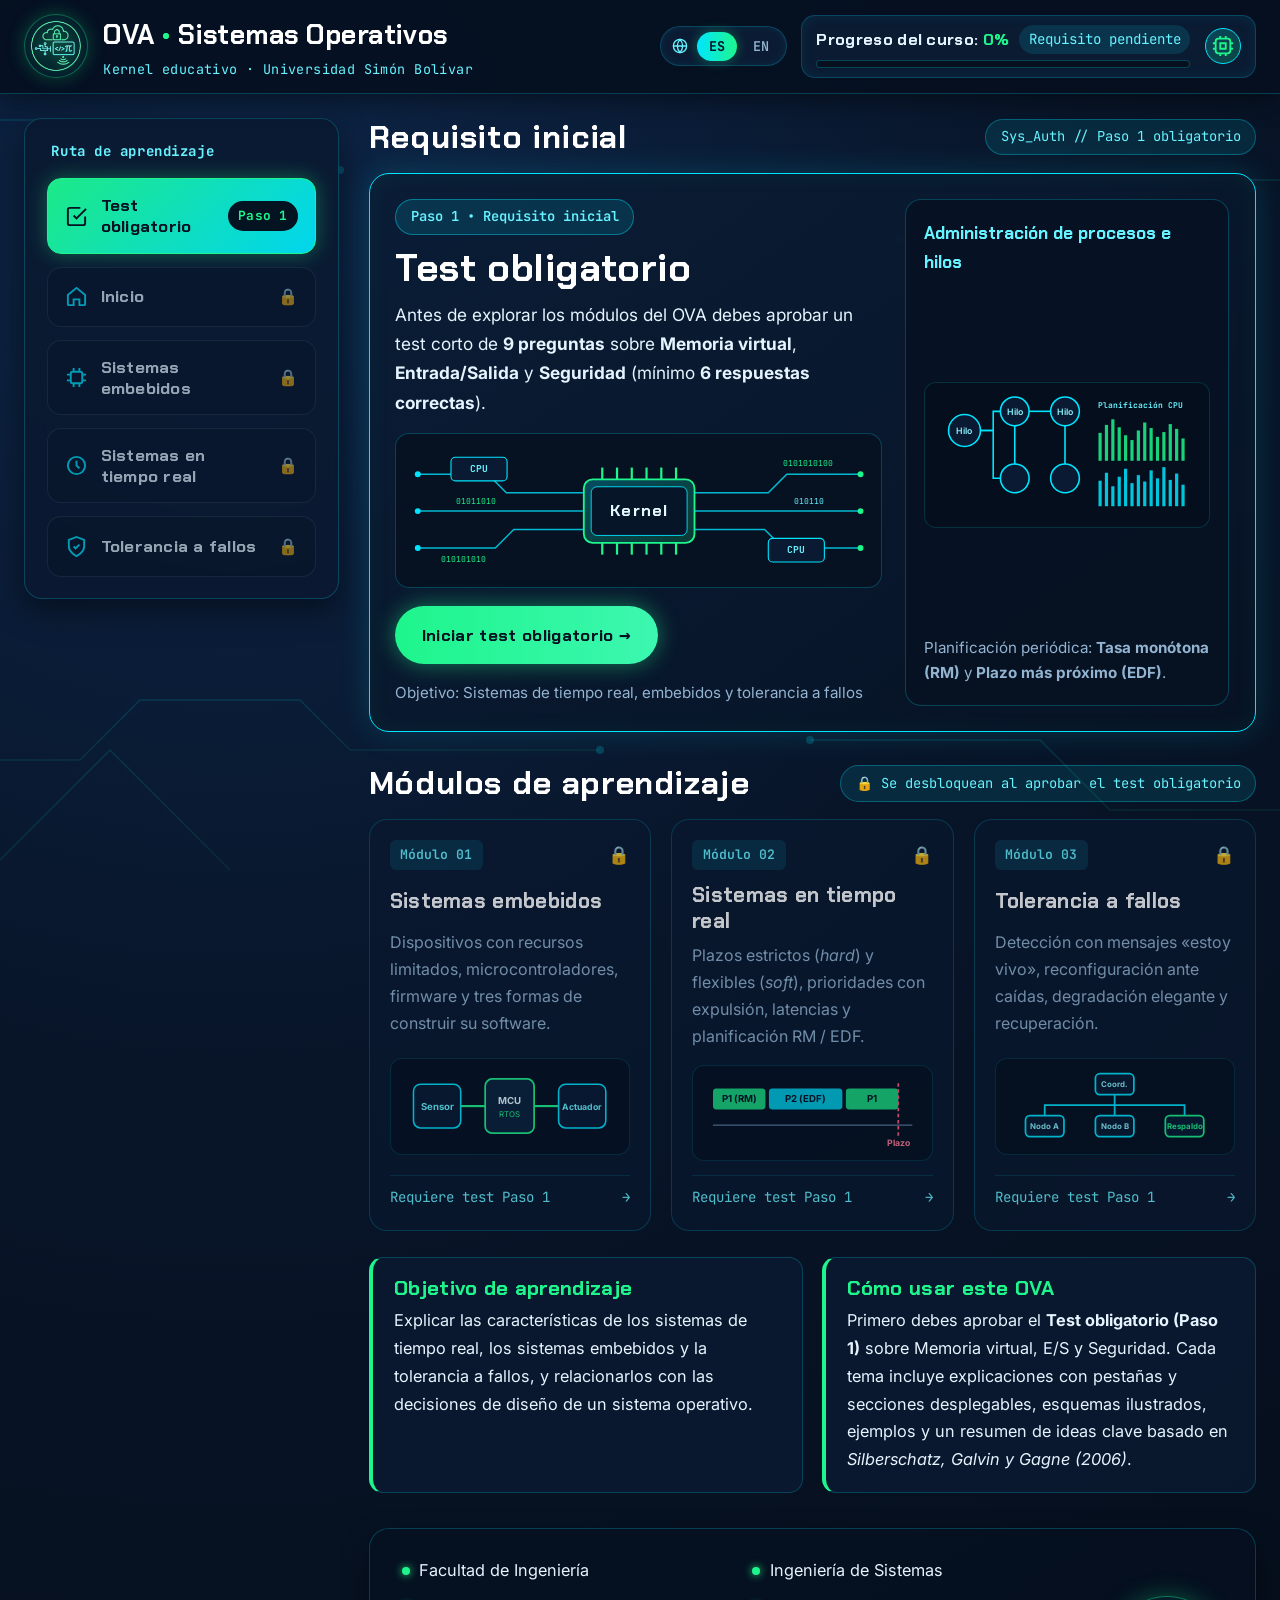
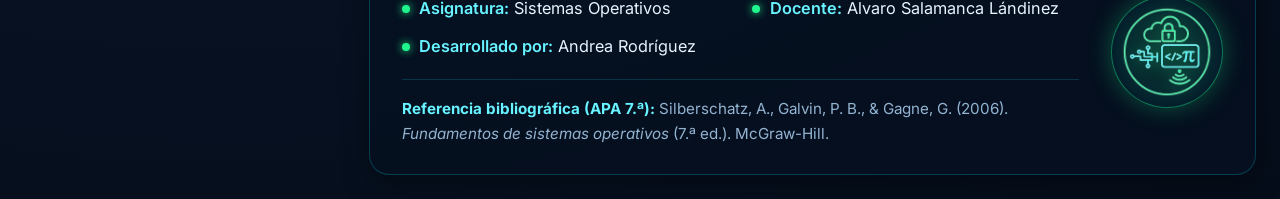
<file: index.html>
<!DOCTYPE html>
<html lang="es">
<head>
  <meta charset="utf-8">
  <meta name="viewport" content="width=device-width, initial-scale=1">
  <title>Inicio · Panel del Kernel | OVA Sistemas Operativos</title>
  <link rel="preconnect" href="https://fonts.googleapis.com">
  <link rel="preconnect" href="https://fonts.gstatic.com" crossorigin>
  <link href="https://fonts.googleapis.com/css2?family=Chakra+Petch:wght@600;700&family=Inter:wght@400;500;600;700&family=JetBrains+Mono:wght@400;600&display=swap" rel="stylesheet">
  <link rel="stylesheet" href="styles.css">
</head>
<body data-page="inicio" data-title-key="page_title_index">
  <div id="progreso" aria-hidden="true"></div>

  <!-- Fondo tecnológico tipo placa base / circuitos -->
  <div class="circuit-bg" aria-hidden="true">
    <svg viewBox="0 0 1440 900" preserveAspectRatio="xMidYMid slice">
      <defs>
        <linearGradient id="traceGrad" x1="0%" y1="0%" x2="100%" y2="100%">
          <stop offset="0%" stop-color="#00e5ff" stop-opacity="0.22"/>
          <stop offset="100%" stop-color="#1ef58c" stop-opacity="0.12"/>
        </linearGradient>
      </defs>
      <g stroke="url(#traceGrad)" stroke-width="1.5" fill="none">
        <path d="M0 120 H180 L230 170 H420"/>
        <path d="M0 760 H160 L220 700 H380 L430 750 H680"/>
        <path d="M1440 180 H1240 L1180 240 H980"/>
        <path d="M1440 810 H1190 L1120 740 H890"/>
        <path d="M60 880 L190 750 L310 870"/>
      </g>
      <g fill="#00e5ff" fill-opacity="0.28">
        <circle cx="420" cy="170" r="4"/>
        <circle cx="980" cy="240" r="4"/>
        <circle cx="680" cy="750" r="4"/>
        <circle cx="890" cy="740" r="4"/>
      </g>
    </svg>
  </div>

  <!-- Encabezado Superior -->
  <header class="topbar">
    <div class="topbar-inner">
      <a href="index.html" class="brand" aria-label="OVA Sistemas Operativos">
        <div class="logo-ring">
          <img src="logo-so.png" alt="Logo OVA Sistemas Operativos" class="brand-logo">
        </div>
        <div class="brand-text">
          <span class="brand-title" data-i18n-html="brand_title">OVA <span class="brand-dot">•</span> Sistemas Operativos</span>
          <span class="brand-sub" data-i18n="brand_sub">Kernel educativo · Universidad Simón Bolívar</span>
        </div>
      </a>

      <div class="topbar-controls">
        <!-- Selector de Idioma Español / Inglés -->
        <div class="lang-switch" role="group" aria-label="Selector de idioma / Language selector">
          <span class="lang-icon" aria-hidden="true">
            <svg viewBox="0 0 24 24" width="16" height="16" fill="none" stroke="currentColor" stroke-width="2">
              <circle cx="12" cy="12" r="10"/>
              <path d="M2 12h20M12 2a15.3 15.3 0 0 1 4 10 15.3 15.3 0 0 1-4 10 15.3 15.3 0 0 1-4-10 15.3 15.3 0 0 1 4-10z"/>
            </svg>
          </span>
          <button type="button" class="lang-btn" data-lang="es" aria-pressed="true" title="Español">ES</button>
          <button type="button" class="lang-btn" data-lang="en" aria-pressed="false" title="English">EN</button>
        </div>

        <div class="progress-widget" aria-label="Progreso del curso">
          <div class="progress-info">
            <div class="progress-label-row">
              <span class="progress-label"><span data-i18n="progress_label">Progreso del curso:</span> <strong id="course-pct">0%</strong></span>
              <span class="progress-status" id="course-state-label">Requisito pendiente</span>
            </div>
            <div class="progress-track">
              <div class="progress-fill" id="course-bar" style="width: 0%;"></div>
            </div>
          </div>
          <div class="user-chip" data-i18n-title="session_chip_title" title="Estado de sesión del estudiante">
            <svg viewBox="0 0 24 24" width="22" height="22" fill="none" stroke="currentColor" stroke-width="2">
              <rect x="4" y="4" width="16" height="16" rx="3"/>
              <path d="M9 9h6v6H9z"/>
              <path d="M9 1v3M15 1v3M9 20v3M15 20v3M1 9h3M1 15h3M20 9h3M20 15h3"/>
            </svg>
          </div>
        </div>
      </div>
    </div>
  </header>

  <!-- Contenedor Principal con Barra Lateral Prioritaria -->
  <div class="app-shell">
    <aside class="sidebar" aria-label="Navegación principal del OVA">
      <div class="sidebar-section-label" data-i18n="nav_section">Ruta de aprendizaje</div>
      <nav class="side-nav">
        <!-- Paso 1: Test obligatorio siempre primero -->
        <a href="evaluacion.html" class="nav-item nav-test" id="nav-test">
          <span class="nav-icon">
            <svg viewBox="0 0 24 24" width="23" height="23" fill="none" stroke="currentColor" stroke-width="2">
              <path d="M9 11l3 3L22 4"/>
              <path d="M21 12v7a2 2 0 0 1-2 2H5a2 2 0 0 1-2-2V5a2 2 0 0 1 2-2h11"/>
            </svg>
          </span>
          <span class="nav-label" data-i18n="nav_test">Test obligatorio</span>
          <span class="step-badge" id="test-badge">Paso 1</span>
        </a>

        <a href="index.html" class="nav-item nav-lockable active" data-requires-test="true" data-target="index.html">
          <span class="nav-icon">
            <svg viewBox="0 0 24 24" width="23" height="23" fill="none" stroke="currentColor" stroke-width="2">
              <path d="M3 10.5L12 3l9 7.5V20a1 1 0 0 1-1 1h-5v-6H9v6H4a1 1 0 0 1-1-1v-9.5z"/>
            </svg>
          </span>
          <span class="nav-label" data-i18n="nav_home">Inicio</span>
          <span class="lock-icon" aria-hidden="true">🔒</span>
        </a>

        <a href="embebidos.html" class="nav-item nav-lockable" data-requires-test="true" data-target="embebidos.html">
          <span class="nav-icon">
            <svg viewBox="0 0 24 24" width="23" height="23" fill="none" stroke="currentColor" stroke-width="2">
              <rect x="6" y="6" width="12" height="12" rx="2"/>
              <path d="M9 2v4M15 2v4M9 18v4M15 18v4M2 9h4M2 15h4M18 9h4M18 15h4"/>
            </svg>
          </span>
          <span class="nav-label" data-i18n="nav_emb">Sistemas embebidos</span>
          <span class="lock-icon" aria-hidden="true">🔒</span>
        </a>

        <a href="tiempo-real.html" class="nav-item nav-lockable" data-requires-test="true" data-target="tiempo-real.html">
          <span class="nav-icon">
            <svg viewBox="0 0 24 24" width="23" height="23" fill="none" stroke="currentColor" stroke-width="2">
              <circle cx="12" cy="12" r="9"/>
              <path d="M12 7v5l3 3"/>
            </svg>
          </span>
          <span class="nav-label" data-i18n="nav_rt">Sistemas en tiempo real</span>
          <span class="lock-icon" aria-hidden="true">🔒</span>
        </a>

        <a href="tolerancia.html" class="nav-item nav-lockable" data-requires-test="true" data-target="tolerancia.html">
          <span class="nav-icon">
            <svg viewBox="0 0 24 24" width="23" height="23" fill="none" stroke="currentColor" stroke-width="2">
              <path d="M12 22s8-4 8-10V5l-8-3-8 3v7c0 6 8 10 8 10z"/>
              <path d="M9 12l2 2 4-4"/>
            </svg>
          </span>
          <span class="nav-label" data-i18n="nav_ft">Tolerancia a fallos</span>
          <span class="lock-icon" aria-hidden="true">🔒</span>
        </a>
      </nav>

    </aside>
    <div class="main-area">
      <main class="dashboard-main">
        <div class="section-header-row">
          <h1 class="section-heading" id="hero-section-title" data-i18n="idx_sec_req">Requisito inicial</h1>
          <span class="kernel-tag" data-i18n="idx_sys_tag">Sys_Auth // Paso 1 obligatorio</span>
        </div>

        <!-- Tarjeta Hero: Test obligatorio (Paso 1) -->
        <section class="hero-card" id="hero-test-card" aria-labelledby="hero-title">
          <div class="hero-content">
            <div class="hero-pill" id="hero-pill">Paso 1 • Requisito inicial</div>
            <h2 class="hero-title" id="hero-title">Test obligatorio</h2>
            <p class="hero-desc" id="hero-desc">
              Antes de explorar los módulos del OVA debes aprobar un test corto de <strong>9 preguntas</strong> sobre
              <strong>Memoria virtual</strong>, <strong>Entrada/Salida</strong> y <strong>Seguridad</strong>
              (mínimo <strong>6 respuestas correctas</strong>).
            </p>

            <!-- Diagrama Técnico Kernel / CPU / Circuitos -->
            <div class="kernel-schematic" aria-hidden="true">
              <svg viewBox="0 0 640 190" class="schematic-svg">
                <defs>
                  <linearGradient id="chipGlow" x1="0%" y1="0%" x2="100%" y2="100%">
                    <stop offset="0%" stop-color="#00e5ff" stop-opacity="0.28"/>
                    <stop offset="100%" stop-color="#1ef58c" stop-opacity="0.18"/>
                  </linearGradient>
                </defs>
                <g stroke="#00e5ff" stroke-width="2" fill="none" opacity="0.8">
                  <path d="M20 45 H115 L140 70 H245"/>
                  <path d="M20 95 H245"/>
                  <path d="M20 145 H125 L150 120 H245"/>
                </g>
                <g fill="#00e5ff">
                  <circle cx="20" cy="45" r="4"/><circle cx="20" cy="95" r="4"/><circle cx="20" cy="145" r="4"/>
                </g>
                <rect x="65" y="22" width="76" height="32" rx="6" fill="#091a32" stroke="#00e5ff" stroke-width="1.5"/>
                <text x="103" y="42" text-anchor="middle" fill="#67f3ff" font-family="JetBrains Mono, monospace" font-size="13" font-weight="700">CPU</text>
                <text x="72" y="86" fill="#1ef58c" font-family="JetBrains Mono, monospace" font-size="11">01011010</text>
                <text x="52" y="164" fill="#1ef58c" font-family="JetBrains Mono, monospace" font-size="11">010101010</text>

                <g stroke="#1ef58c" stroke-width="3">
                  <line x1="270" y1="36" x2="270" y2="52"/><line x1="290" y1="36" x2="290" y2="52"/>
                  <line x1="310" y1="36" x2="310" y2="52"/><line x1="330" y1="36" x2="330" y2="52"/>
                  <line x1="350" y1="36" x2="350" y2="52"/><line x1="370" y1="36" x2="370" y2="52"/>
                  <line x1="270" y1="138" x2="270" y2="154"/><line x1="290" y1="138" x2="290" y2="154"/>
                  <line x1="310" y1="138" x2="310" y2="154"/><line x1="330" y1="138" x2="330" y2="154"/>
                  <line x1="350" y1="138" x2="350" y2="154"/><line x1="370" y1="138" x2="370" y2="154"/>
                </g>

                <rect x="245" y="52" width="150" height="86" rx="12" fill="url(#chipGlow)" stroke="#1ef58c" stroke-width="2.5"/>
                <rect x="255" y="62" width="130" height="66" rx="8" fill="#071529" stroke="#00e5ff" stroke-width="1.2"/>
                <text x="320" y="101" text-anchor="middle" fill="#e6fbff" font-family="Chakra Petch, sans-serif" font-size="22" font-weight="700" letter-spacing="1.5">Kernel</text>

                <g stroke="#00e5ff" stroke-width="2" fill="none" opacity="0.8">
                  <path d="M395 70 H495 L520 45 H620"/>
                  <path d="M395 95 H620"/>
                  <path d="M395 120 H490 L515 145 H620"/>
                </g>
                <g fill="#1ef58c">
                  <circle cx="620" cy="45" r="4"/><circle cx="620" cy="95" r="4"/><circle cx="620" cy="145" r="4"/>
                </g>
                <text x="515" y="34" fill="#1ef58c" font-family="JetBrains Mono, monospace" font-size="11">0101010100</text>
                <text x="530" y="86" fill="#67f3ff" font-family="JetBrains Mono, monospace" font-size="11">010110</text>
                <rect x="495" y="132" width="76" height="32" rx="6" fill="#091a32" stroke="#00e5ff" stroke-width="1.5"/>
                <text x="533" y="152" text-anchor="middle" fill="#67f3ff" font-family="JetBrains Mono, monospace" font-size="13" font-weight="700">CPU</text>
              </svg>
            </div>

            <div class="hero-actions">
              <a href="evaluacion.html" class="btn-neon btn-hero" id="hero-cta-btn">Iniciar test obligatorio →</a>
              <div class="hero-meta">
                <span data-i18n="idx_hero_meta">Objetivo: Sistemas de tiempo real, embebidos y tolerancia a fallos</span>
              </div>
            </div>
          </div>

          <!-- Tarjeta lateral derecha: Administración de procesos e hilos -->
          <div class="hero-side-panel">
            <div class="panel-mini-title" data-i18n="idx_side_title">Administración de procesos e hilos</div>
            <div class="threads-visual" aria-hidden="true">
              <svg viewBox="0 0 340 165" class="mini-svg">
                <g stroke="#00e5ff" stroke-width="2" fill="none">
                  <circle cx="42" cy="52" r="20" fill="#091a32"/>
                  <circle cx="105" cy="28" r="18" fill="#091a32"/>
                  <circle cx="168" cy="28" r="18" fill="#091a32"/>
                  <circle cx="105" cy="112" r="18" fill="#091a32"/>
                  <circle cx="168" cy="112" r="18" fill="#091a32"/>
                  <path d="M62 52 H78 V28 H87"/>
                  <path d="M123 28 H150"/>
                  <path d="M62 52 H78 V112 H87"/>
                  <path d="M105 46 V94"/>
                  <path d="M168 46 V94"/>
                </g>
                <g fill="#8bf5ff" font-family="Inter, sans-serif" font-size="11" font-weight="600" text-anchor="middle">
                  <text x="42" y="56" data-i18n="svg_thread">Hilo</text>
                  <text x="105" y="32" data-i18n="svg_thread">Hilo</text>
                  <text x="168" y="32" data-i18n="svg_thread">Hilo</text>
                </g>
                <text x="210" y="24" fill="#67f3ff" font-family="JetBrains Mono, monospace" font-size="10" font-weight="700" data-i18n="svg_cpu_sched">Planificación CPU</text>
                <g fill="#1ef58c" opacity="0.85">
                  <rect x="210" y="55" width="4" height="35"/><rect x="218" y="45" width="4" height="45"/>
                  <rect x="226" y="38" width="4" height="52"/><rect x="234" y="48" width="4" height="42"/>
                  <rect x="242" y="58" width="4" height="32"/><rect x="250" y="64" width="4" height="26"/>
                  <rect x="258" y="52" width="4" height="38"/><rect x="266" y="42" width="4" height="48"/>
                  <rect x="274" y="49" width="4" height="41"/><rect x="282" y="60" width="4" height="30"/>
                  <rect x="290" y="54" width="4" height="36"/><rect x="298" y="44" width="4" height="46"/>
                  <rect x="306" y="50" width="4" height="40"/><rect x="314" y="62" width="4" height="28"/>
                </g>
                <g fill="#00e5ff" opacity="0.85">
                  <rect x="210" y="115" width="4" height="32"/><rect x="218" y="105" width="4" height="42"/>
                  <rect x="226" y="122" width="4" height="25"/><rect x="234" y="110" width="4" height="37"/>
                  <rect x="242" y="100" width="4" height="47"/><rect x="250" y="118" width="4" height="29"/>
                  <rect x="258" y="108" width="4" height="39"/><rect x="266" y="116" width="4" height="31"/>
                  <rect x="274" y="102" width="4" height="45"/><rect x="282" y="112" width="4" height="35"/>
                  <rect x="290" y="98" width="4" height="49"/><rect x="298" y="114" width="4" height="33"/>
                  <rect x="306" y="106" width="4" height="41"/><rect x="314" y="120" width="4" height="27"/>
                </g>
              </svg>
            </div>
            <div class="panel-mini-caption" data-i18n-html="idx_side_cap">
              Planificación periódica: <strong>Tasa monótona (RM)</strong> y <strong>Plazo más próximo (EDF)</strong>.
            </div>
          </div>
        </section>

        <!-- Sección Módulos de aprendizaje -->
        <div class="section-header-row" style="margin-top: 2rem;">
          <h2 class="section-heading" data-i18n="idx_sec_mods">Módulos de aprendizaje</h2>
          <span class="modules-lock-status" id="modules-lock-banner">🔒 Se desbloquean al aprobar el test obligatorio</span>
        </div>

        <section class="modules-grid" aria-label="Módulos del OVA">
          <!-- Módulo 1: Sistemas embebidos -->
          <a href="embebidos.html" class="module-card lockable-card" data-requires-test="true" data-target="embebidos.html">
            <div class="module-card-top">
              <span class="module-tag" data-i18n="mod_tag_1">Módulo 01</span>
              <span class="module-padlock">🔒</span>
            </div>
            <h3 data-i18n="mod1_title">Sistemas embebidos</h3>
            <p data-i18n="mod1_desc">Dispositivos con recursos limitados, microcontroladores, firmware y tres formas de construir su software.</p>
            <div class="module-graphic" aria-hidden="true">
              <svg viewBox="0 0 260 95" class="card-svg">
                <rect x="20" y="22" width="54" height="50" rx="8" fill="#091a32" stroke="#00e5ff" stroke-width="1.8"/>
                <text x="47" y="51" text-anchor="middle" fill="#67f3ff" font-size="11" font-weight="700" data-i18n="svg_sensor">Sensor</text>
                <path d="M74 47 H102" stroke="#1ef58c" stroke-width="2.5"/>
                <rect x="102" y="16" width="56" height="62" rx="8" fill="#0b223d" stroke="#1ef58c" stroke-width="2"/>
                <text x="130" y="45" text-anchor="middle" fill="#e6fbff" font-size="11" font-weight="700">MCU</text>
                <text x="130" y="60" text-anchor="middle" fill="#1ef58c" font-size="9">RTOS</text>
                <path d="M158 47 H186" stroke="#1ef58c" stroke-width="2.5"/>
                <rect x="186" y="22" width="54" height="50" rx="8" fill="#091a32" stroke="#00e5ff" stroke-width="1.8"/>
                <text x="213" y="51" text-anchor="middle" fill="#67f3ff" font-size="10" font-weight="700" data-i18n="svg_actuator">Actuador</text>
              </svg>
            </div>
            <div class="module-footer">
              <span class="module-action-text">Requiere test Paso 1</span>
              <span class="arrow">→</span>
            </div>
          </a>

          <!-- Módulo 2: Sistemas en tiempo real -->
          <a href="tiempo-real.html" class="module-card lockable-card" data-requires-test="true" data-target="tiempo-real.html">
            <div class="module-card-top">
              <span class="module-tag" data-i18n="mod_tag_2">Módulo 02</span>
              <span class="module-padlock">🔒</span>
            </div>
            <h3 data-i18n="mod2_title">Sistemas en tiempo real</h3>
            <p data-i18n-html="mod2_desc">Plazos estrictos (<em>hard</em>) y flexibles (<em>soft</em>), prioridades con expulsión, latencias y planificación RM / EDF.</p>
            <div class="module-graphic" aria-hidden="true">
              <svg viewBox="0 0 260 95" class="card-svg">
                <rect x="16" y="20" width="60" height="24" rx="4" fill="#1ef58c" fill-opacity="0.85"/>
                <text x="46" y="36" text-anchor="middle" fill="#051324" font-size="11" font-weight="700">P1 (RM)</text>
                <rect x="80" y="20" width="84" height="24" rx="4" fill="#00e5ff" fill-opacity="0.85"/>
                <text x="122" y="36" text-anchor="middle" fill="#051324" font-size="11" font-weight="700">P2 (EDF)</text>
                <rect x="168" y="20" width="60" height="24" rx="4" fill="#1ef58c" fill-opacity="0.85"/>
                <text x="198" y="36" text-anchor="middle" fill="#051324" font-size="11" font-weight="700">P1</text>
                <line x1="16" y1="62" x2="244" y2="62" stroke="#5b7a9d" stroke-width="1.5"/>
                <line x1="228" y1="14" x2="228" y2="74" stroke="#ff5c7c" stroke-width="2" stroke-dasharray="4 3"/>
                <text x="228" y="86" text-anchor="middle" fill="#ff7a95" font-size="10" font-weight="700" data-i18n="svg_deadline">Plazo</text>
              </svg>
            </div>
            <div class="module-footer">
              <span class="module-action-text">Requiere test Paso 1</span>
              <span class="arrow">→</span>
            </div>
          </a>

          <!-- Módulo 3: Tolerancia a fallos -->
          <a href="tolerancia.html" class="module-card lockable-card" data-requires-test="true" data-target="tolerancia.html">
            <div class="module-card-top">
              <span class="module-tag" data-i18n="mod_tag_3">Módulo 03</span>
              <span class="module-padlock">🔒</span>
            </div>
            <h3 data-i18n="mod3_title">Tolerancia a fallos</h3>
            <p data-i18n="mod3_desc">Detección con mensajes «estoy vivo», reconfiguración ante caídas, degradación elegante y recuperación.</p>
            <div class="module-graphic" aria-hidden="true">
              <svg viewBox="0 0 260 95" class="card-svg">
                <g stroke="#00e5ff" stroke-width="2" fill="none">
                  <rect x="108" y="10" width="44" height="24" rx="5" fill="#091a32"/>
                  <rect x="28" y="58" width="44" height="24" rx="5" fill="#091a32"/>
                  <rect x="108" y="58" width="44" height="24" rx="5" fill="#091a32"/>
                  <rect x="188" y="58" width="44" height="24" rx="5" fill="#091a32" stroke="#1ef58c"/>
                  <path d="M130 34 V46 H50 V58 M130 46 V58 M130 46 H210 V58"/>
                </g>
                <g fill="#8bf5ff" font-size="9" font-weight="700" text-anchor="middle">
                  <text x="130" y="25" data-i18n="svg_coord">Coord.</text>
                  <text x="50" y="73" data-i18n="svg_node_a">Nodo A</text>
                  <text x="130" y="73" data-i18n="svg_node_b">Nodo B</text>
                  <text x="210" y="73" fill="#1ef58c" data-i18n="svg_backup">Respaldo</text>
                </g>
              </svg>
            </div>
            <div class="module-footer">
              <span class="module-action-text">Requiere test Paso 1</span>
              <span class="arrow">→</span>
            </div>
          </a>

        </section>

        <!-- Objetivo de aprendizaje y guía de uso -->
        <section class="obj-banner">
          <div class="obj-block">
            <h3 data-i18n="obj_learn_title">Objetivo de aprendizaje</h3>
            <p data-i18n="obj_learn_desc">Explicar las características de los sistemas de tiempo real, los sistemas embebidos y la tolerancia a fallos, y relacionarlos con las decisiones de diseño de un sistema operativo.</p>
          </div>
          <div class="obj-block">
            <h3 data-i18n="obj_use_title">Cómo usar este OVA</h3>
            <p data-i18n-html="obj_use_desc">Primero debes aprobar el <strong>Test obligatorio (Paso 1)</strong> sobre Memoria virtual, E/S y Seguridad. Cada tema incluye explicaciones con pestañas y secciones desplegables, esquemas ilustrados, ejemplos y un resumen de ideas clave basado en <em>Silberschatz, Galvin y Gagne (2006)</em>.</p>
          </div>
        </section>
      </main>

      <footer class="site-footer">
        <div class="footer-grid">
          <div class="footer-details">
            <div class="footer-academic-list">
              <div class="footer-item"><span class="footer-dot"></span><span data-i18n="ft_faculty">Facultad de Ingeniería</span></div>
              <div class="footer-item"><span class="footer-dot"></span><span data-i18n="ft_program">Ingeniería de Sistemas</span></div>
              <div class="footer-item"><span class="footer-dot"></span><span data-i18n-html="ft_course"><strong>Asignatura:</strong> Sistemas Operativos</span></div>
              <div class="footer-item"><span class="footer-dot"></span><span data-i18n-html="ft_teacher"><strong>Docente:</strong> Alvaro Salamanca Lándinez</span></div>
              <div class="footer-item"><span class="footer-dot"></span><span data-i18n-html="ft_author"><strong>Desarrollado por:</strong> Andrea Rodríguez</span></div>
            </div>
            <div class="footer-ref" data-i18n-html="ft_ref">
              <strong>Referencia bibliográfica (APA 7.ª):</strong> Silberschatz, A., Galvin, P. B., &amp; Gagne, G. (2006). <em>Fundamentos de sistemas operativos</em> (7.ª ed.). McGraw-Hill.
            </div>
          </div>
          <div class="footer-brand">
            <div class="footer-logo-ring">
              <img src="logo-so.png" alt="Logo OVA Sistemas Operativos" class="footer-so-logo">
            </div>
          </div>
        </div>
      </footer>
    </div>
  </div>

  <!-- Modal / Toast de Bloqueo del Kernel -->
  <div class="gate-modal" id="gate-modal" hidden role="dialog" aria-modal="true" aria-labelledby="gate-modal-title">
    <div class="gate-modal-card">
      <div class="gate-modal-badge" data-i18n="modal_badge">🔒 Acceso restringido por el kernel</div>
      <h3 id="gate-modal-title" data-i18n="modal_title">Completa primero el test obligatorio</h3>
      <p data-i18n-html="modal_body">Para ingresar a <strong id="gate-target-name">este módulo</strong>, primero debes aprobar el <strong>Test obligatorio (Paso 1)</strong> sobre Memoria virtual, Entrada/Salida y Seguridad (mínimo 6 de 9 respuestas correctas).</p>
      <div class="gate-modal-actions">
        <a href="evaluacion.html" class="btn-neon" data-i18n="modal_cta">Iniciar test obligatorio →</a>
        <button type="button" class="btn-ghost" id="close-gate-modal" data-i18n="modal_close">Cerrar</button>
      </div>
    </div>
  </div>

  <script src="main.js"></script>
</body>
</html>
</file>
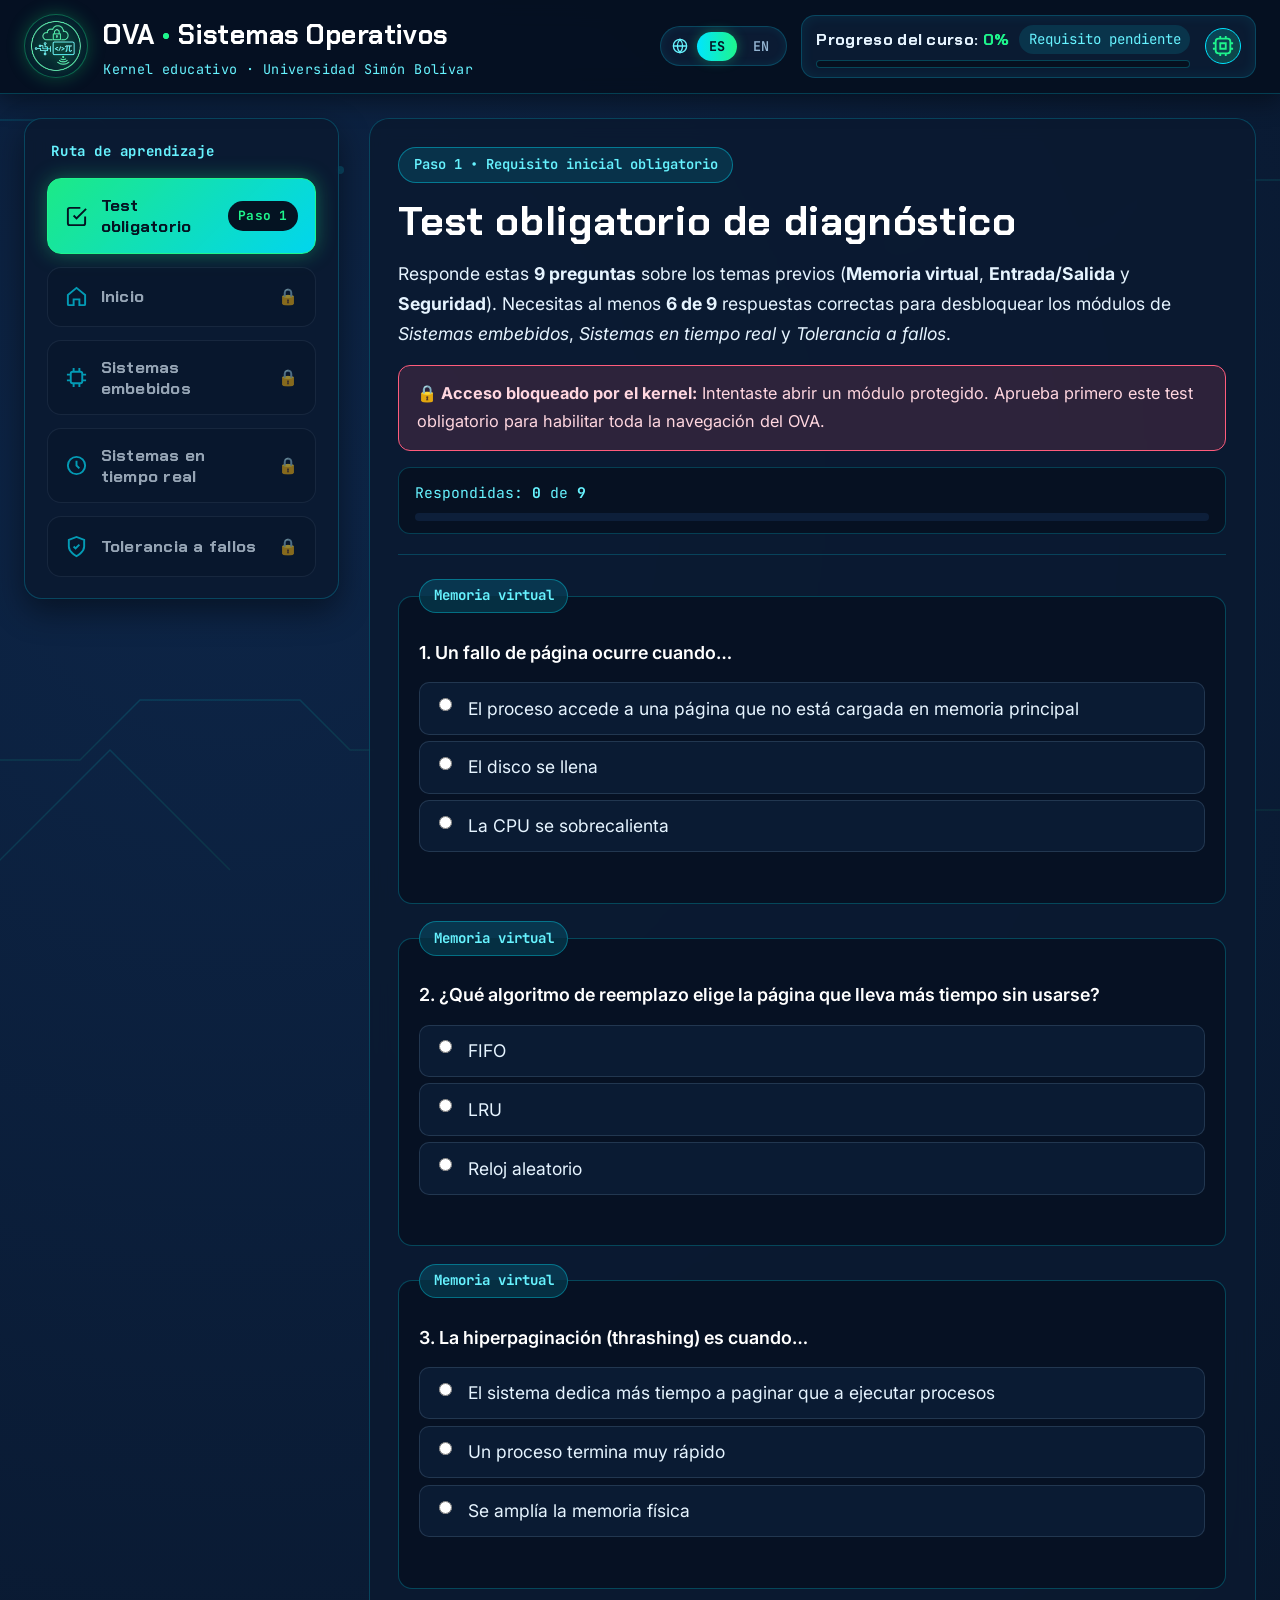
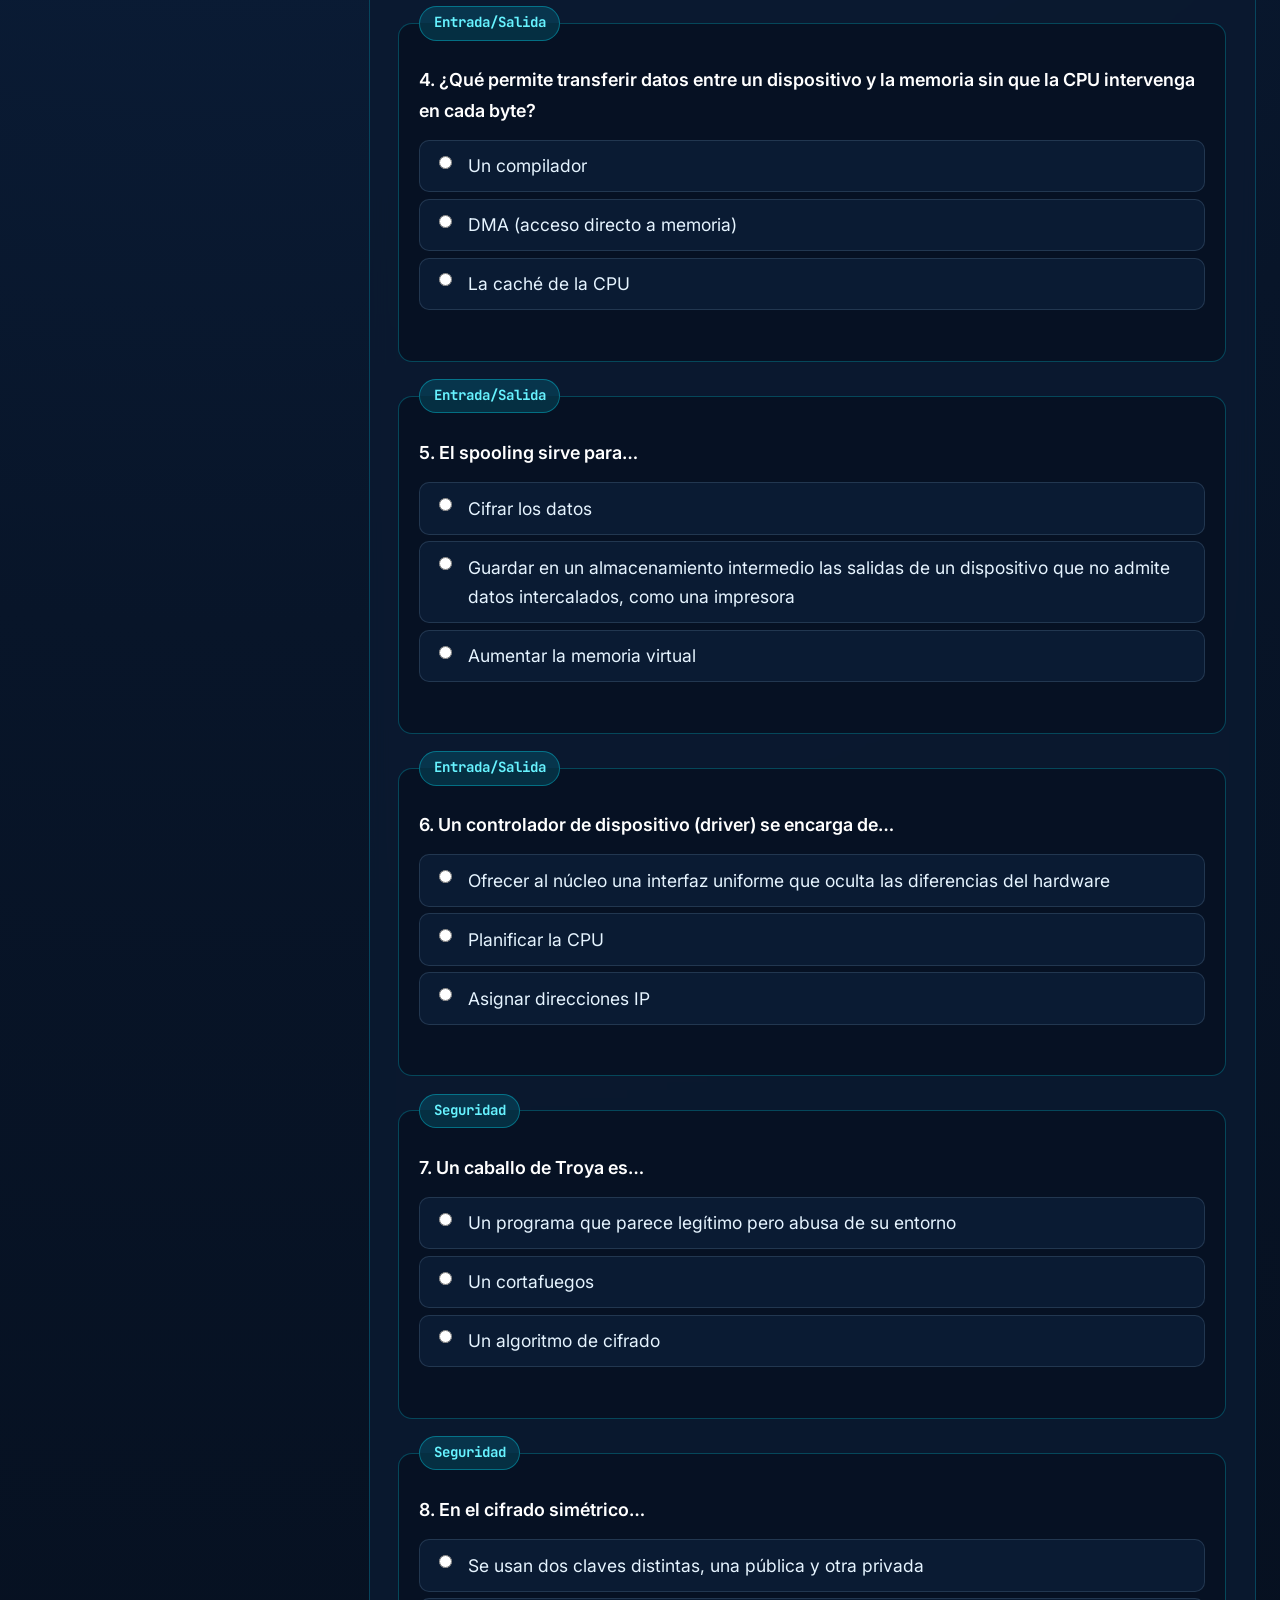
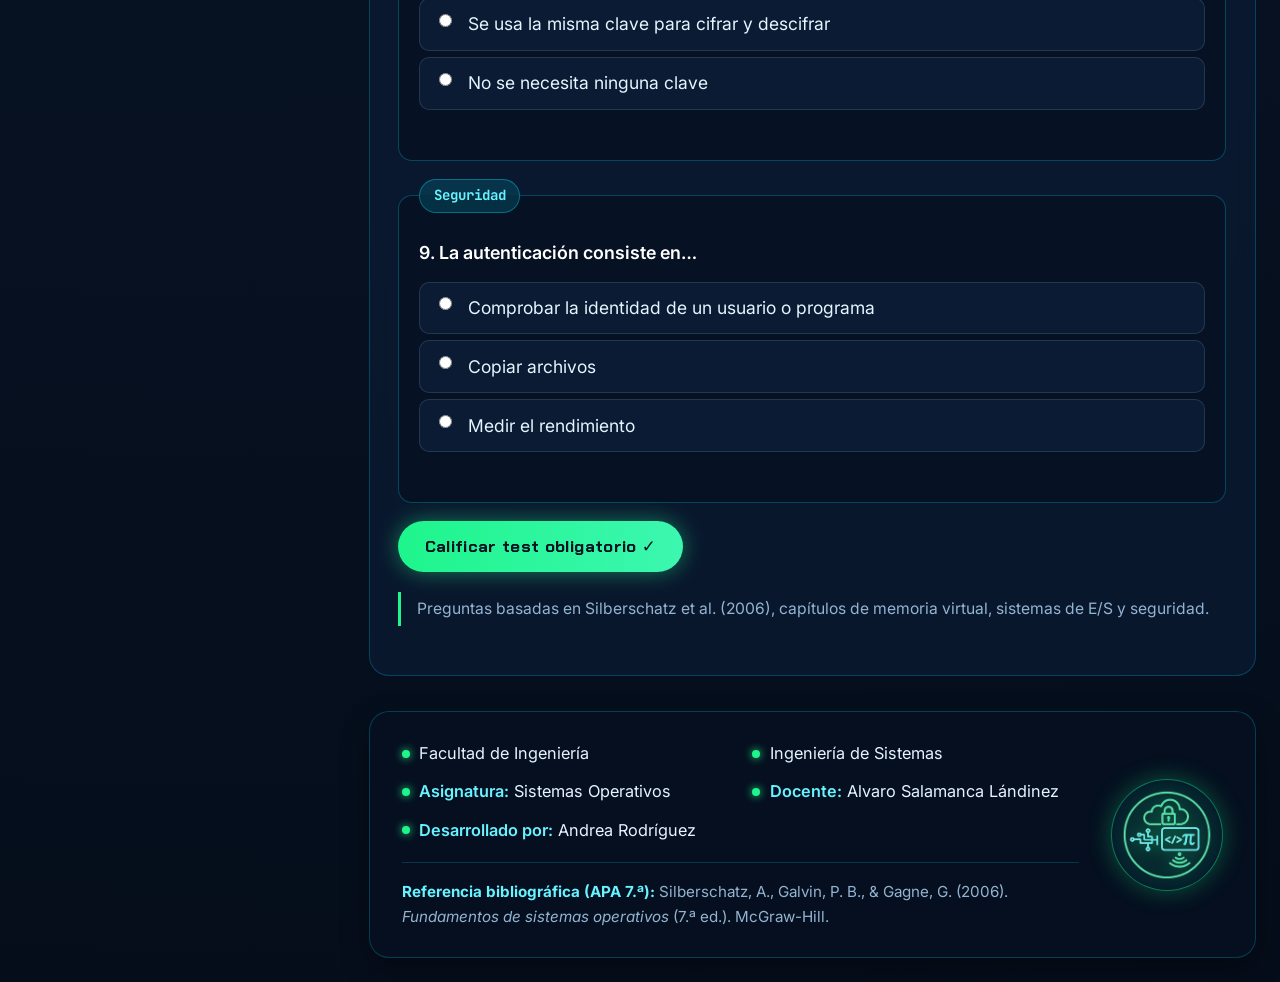
<file: embebidos.html>
<!DOCTYPE html>
<html lang="es">
<head>
  <meta charset="utf-8">
  <meta name="viewport" content="width=device-width, initial-scale=1">
  <title>Sistemas embebidos | OVA Sistemas Operativos</title>
  <link rel="preconnect" href="https://fonts.googleapis.com">
  <link rel="preconnect" href="https://fonts.gstatic.com" crossorigin>
  <link href="https://fonts.googleapis.com/css2?family=Chakra+Petch:wght@600;700&family=Inter:wght@400;500;600;700&family=JetBrains+Mono:wght@400;600&display=swap" rel="stylesheet">
  <link rel="stylesheet" href="styles.css">
</head>
<body data-page="embebidos" data-title-key="page_title_emb" data-gate>
  <div id="progreso" aria-hidden="true"></div>

  <!-- Fondo tecnológico tipo placa base / circuitos -->
  <div class="circuit-bg" aria-hidden="true">
    <svg viewBox="0 0 1440 900" preserveAspectRatio="xMidYMid slice">
      <defs>
        <linearGradient id="traceGrad" x1="0%" y1="0%" x2="100%" y2="100%">
          <stop offset="0%" stop-color="#00e5ff" stop-opacity="0.22"/>
          <stop offset="100%" stop-color="#1ef58c" stop-opacity="0.12"/>
        </linearGradient>
      </defs>
      <g stroke="url(#traceGrad)" stroke-width="1.5" fill="none">
        <path d="M0 120 H180 L230 170 H420"/>
        <path d="M0 760 H160 L220 700 H380 L430 750 H680"/>
        <path d="M1440 180 H1240 L1180 240 H980"/>
        <path d="M1440 810 H1190 L1120 740 H890"/>
        <path d="M60 880 L190 750 L310 870"/>
      </g>
      <g fill="#00e5ff" fill-opacity="0.28">
        <circle cx="420" cy="170" r="4"/>
        <circle cx="980" cy="240" r="4"/>
        <circle cx="680" cy="750" r="4"/>
        <circle cx="890" cy="740" r="4"/>
      </g>
    </svg>
  </div>

  <!-- Encabezado Superior -->
  <header class="topbar">
    <div class="topbar-inner">
      <a href="index.html" class="brand" aria-label="OVA Sistemas Operativos">
        <div class="logo-ring">
          <img src="logo-so.png" alt="Logo OVA Sistemas Operativos" class="brand-logo">
        </div>
        <div class="brand-text">
          <span class="brand-title" data-i18n-html="brand_title">OVA <span class="brand-dot">•</span> Sistemas Operativos</span>
          <span class="brand-sub" data-i18n="brand_sub">Kernel educativo · Universidad Simón Bolívar</span>
        </div>
      </a>

      <div class="topbar-controls">
        <!-- Selector de Idioma Español / Inglés -->
        <div class="lang-switch" role="group" aria-label="Selector de idioma / Language selector">
          <span class="lang-icon" aria-hidden="true">
            <svg viewBox="0 0 24 24" width="16" height="16" fill="none" stroke="currentColor" stroke-width="2">
              <circle cx="12" cy="12" r="10"/>
              <path d="M2 12h20M12 2a15.3 15.3 0 0 1 4 10 15.3 15.3 0 0 1-4 10 15.3 15.3 0 0 1-4-10 15.3 15.3 0 0 1 4-10z"/>
            </svg>
          </span>
          <button type="button" class="lang-btn" data-lang="es" aria-pressed="true" title="Español">ES</button>
          <button type="button" class="lang-btn" data-lang="en" aria-pressed="false" title="English">EN</button>
        </div>

        <div class="progress-widget" aria-label="Progreso del curso">
          <div class="progress-info">
            <div class="progress-label-row">
              <span class="progress-label"><span data-i18n="progress_label">Progreso del curso:</span> <strong id="course-pct">0%</strong></span>
              <span class="progress-status" id="course-state-label">Requisito pendiente</span>
            </div>
            <div class="progress-track">
              <div class="progress-fill" id="course-bar" style="width: 0%;"></div>
            </div>
          </div>
          <div class="user-chip" data-i18n-title="session_chip_title" title="Estado de sesión del estudiante">
            <svg viewBox="0 0 24 24" width="22" height="22" fill="none" stroke="currentColor" stroke-width="2">
              <rect x="4" y="4" width="16" height="16" rx="3"/>
              <path d="M9 9h6v6H9z"/>
              <path d="M9 1v3M15 1v3M9 20v3M15 20v3M1 9h3M1 15h3M20 9h3M20 15h3"/>
            </svg>
          </div>
        </div>
      </div>
    </div>
  </header>

  <!-- Contenedor Principal con Barra Lateral Prioritaria -->
  <div class="app-shell">
    <aside class="sidebar" aria-label="Navegación principal del OVA">
      <div class="sidebar-section-label" data-i18n="nav_section">Ruta de aprendizaje</div>
      <nav class="side-nav">
        <!-- Paso 1: Test obligatorio siempre primero -->
        <a href="evaluacion.html" class="nav-item nav-test" id="nav-test">
          <span class="nav-icon">
            <svg viewBox="0 0 24 24" width="23" height="23" fill="none" stroke="currentColor" stroke-width="2">
              <path d="M9 11l3 3L22 4"/>
              <path d="M21 12v7a2 2 0 0 1-2 2H5a2 2 0 0 1-2-2V5a2 2 0 0 1 2-2h11"/>
            </svg>
          </span>
          <span class="nav-label" data-i18n="nav_test">Test obligatorio</span>
          <span class="step-badge" id="test-badge">Paso 1</span>
        </a>

        <a href="index.html" class="nav-item nav-lockable" data-requires-test="true" data-target="index.html">
          <span class="nav-icon">
            <svg viewBox="0 0 24 24" width="23" height="23" fill="none" stroke="currentColor" stroke-width="2">
              <path d="M3 10.5L12 3l9 7.5V20a1 1 0 0 1-1 1h-5v-6H9v6H4a1 1 0 0 1-1-1v-9.5z"/>
            </svg>
          </span>
          <span class="nav-label" data-i18n="nav_home">Inicio</span>
          <span class="lock-icon" aria-hidden="true">🔒</span>
        </a>

        <a href="embebidos.html" class="nav-item nav-lockable active" data-requires-test="true" data-target="embebidos.html">
          <span class="nav-icon">
            <svg viewBox="0 0 24 24" width="23" height="23" fill="none" stroke="currentColor" stroke-width="2">
              <rect x="6" y="6" width="12" height="12" rx="2"/>
              <path d="M9 2v4M15 2v4M9 18v4M15 18v4M2 9h4M2 15h4M18 9h4M18 15h4"/>
            </svg>
          </span>
          <span class="nav-label" data-i18n="nav_emb">Sistemas embebidos</span>
          <span class="lock-icon" aria-hidden="true">🔒</span>
        </a>

        <a href="tiempo-real.html" class="nav-item nav-lockable" data-requires-test="true" data-target="tiempo-real.html">
          <span class="nav-icon">
            <svg viewBox="0 0 24 24" width="23" height="23" fill="none" stroke="currentColor" stroke-width="2">
              <circle cx="12" cy="12" r="9"/>
              <path d="M12 7v5l3 3"/>
            </svg>
          </span>
          <span class="nav-label" data-i18n="nav_rt">Sistemas en tiempo real</span>
          <span class="lock-icon" aria-hidden="true">🔒</span>
        </a>

        <a href="tolerancia.html" class="nav-item nav-lockable" data-requires-test="true" data-target="tolerancia.html">
          <span class="nav-icon">
            <svg viewBox="0 0 24 24" width="23" height="23" fill="none" stroke="currentColor" stroke-width="2">
              <path d="M12 22s8-4 8-10V5l-8-3-8 3v7c0 6 8 10 8 10z"/>
              <path d="M9 12l2 2 4-4"/>
            </svg>
          </span>
          <span class="nav-label" data-i18n="nav_ft">Tolerancia a fallos</span>
          <span class="lock-icon" aria-hidden="true">🔒</span>
        </a>
      </nav>
    </aside>

    <div class="main-area">
      <main class="content-main">
        <div class="page-header-card">
          <div class="hero-pill" data-i18n="emb_pill">Módulo 01 • Sistemas de propósito especial</div>
          <h1 data-i18n="emb_h1">Sistemas embebidos</h1>
          <div class="obj" data-i18n-html="emb_obj"><strong>Objetivo:</strong> reconocer las características de los sistemas embebidos y las formas de construir su software.</div>
        </div>

        <p data-i18n="emb_p1">Son computadoras integradas en dispositivos como motores de automóviles, robots industriales o electrodomésticos. Cumplen una tarea muy concreta y, con frecuencia, también son de tiempo real. Lo normal es que el usuario ni siquiera note que hay un computador dentro.</p>

        <figure class="tech-figure">
          <svg style="width:100%;height:auto;display:block" xmlns="http://www.w3.org/2000/svg" viewBox="0 0 760 270" font-family="Inter, Segoe UI, sans-serif" role="img" aria-labelledby="embarquitectura_t embarquitectura_d">
            <title id="embarquitectura_t" data-i18n="emb_svg1_t">Estructura de un sistema embebido</title>
            <desc id="embarquitectura_d" data-i18n="emb_svg1_d">Los sensores envían datos a un procesador pequeño con memoria limitada y software dedicado, que controla actuadores que actúan sobre el entorno físico.</desc>
            <defs>
              <marker id="embarquitectura_a" markerWidth="10" markerHeight="10" refX="8" refY="5" orient="auto">
                <path d="M0 0L10 5L0 10z" fill="#1ef58c"/>
              </marker>
            </defs>
            <rect width="760" height="270" rx="12" fill="#071324"/>
            <g font-size="15" font-weight="700" fill="#67f3ff" text-anchor="middle">
              <rect x="20" y="40" width="170" height="130" rx="10" fill="#0c203b" stroke="#00e5ff" stroke-width="2"/><text x="105" y="70" data-i18n="emb_svg1_sensors">Sensores</text>
              <rect x="570" y="40" width="170" height="130" rx="10" fill="#0c203b" stroke="#00e5ff" stroke-width="2"/><text x="655" y="70" data-i18n="emb_svg1_actuators">Actuadores</text>
              <rect x="265" y="20" width="230" height="170" rx="10" fill="#091a30" stroke="#1ef58c" stroke-width="2.5"/><text x="380" y="46" fill="#1ef58c" data-i18n="emb_svg1_dev">Dispositivo embebido</text>
            </g>
            <g font-size="13" fill="#d8eef8" text-anchor="middle">
              <text x="105" y="96" data-i18n="emb_svg1_s1">Temperatura</text><text x="105" y="116" data-i18n="emb_svg1_s2">Velocidad</text><text x="105" y="136" data-i18n="emb_svg1_s3">Presión</text><text x="105" y="156" data-i18n="emb_svg1_s4">Posición</text>
              <text x="655" y="96" data-i18n="emb_svg1_a1">Motor</text><text x="655" y="116" data-i18n="emb_svg1_a2">Válvula</text><text x="655" y="136" data-i18n="emb_svg1_a3">Resistencia</text><text x="655" y="156" data-i18n="emb_svg1_a4">Indicador simple</text>
              <rect x="285" y="58" width="190" height="34" rx="6" fill="#0e2747" stroke="#00e5ff"/><text x="380" y="80" data-i18n="emb_svg1_cpu">CPU de baja potencia</text>
              <rect x="285" y="100" width="190" height="34" rx="6" fill="#0e2747" stroke="#00e5ff"/><text x="380" y="122" data-i18n="emb_svg1_mem">Memoria limitada</text>
              <rect x="285" y="142" width="190" height="34" rx="6" fill="#1ef58c"/><text x="380" y="164" fill="#041222" font-weight="700" data-i18n="emb_svg1_os">SO especial o firmware</text>
            </g>
            <g stroke="#1ef58c" stroke-width="3" fill="none"><path d="M190 105H263" marker-end="url(#embarquitectura_a)"/><path d="M495 105H568" marker-end="url(#embarquitectura_a)"/></g>
            <g stroke="#67f3ff" stroke-width="2" stroke-dasharray="6 5" fill="none"><path d="M655 170V232H105V172" marker-end="url(#embarquitectura_a)"/></g>
            <rect x="235" y="218" width="290" height="26" rx="13" fill="#0c203b" stroke="#00e5ff" stroke-opacity="0.4"/><text x="380" y="236" font-size="13" fill="#9bc2df" text-anchor="middle" data-i18n="emb_svg1_env">Entorno físico (retroalimentación)</text>
          </svg>
          <figcaption data-i18n="emb_fig1_cap">Figura 1. Estructura típica: los sensores leen el entorno, el dispositivo procesa y los actuadores actúan sobre él.</figcaption>
        </figure>

        <p class="cita" data-i18n="emb_cite1">Fuente: Silberschatz et al. (2006), capítulo 1, apartado de sistemas de propósito especial (sistemas empotrados de tiempo real).</p>

        <h3 data-i18n="emb_ex_h3">Ejemplos cotidianos</h3>
        <ul>
          <li data-i18n="emb_ex_1">Control del motor y frenos de un automóvil.</li>
          <li data-i18n="emb_ex_2">Hornos microondas, lavadoras y otros electrodomésticos.</li>
          <li data-i18n="emb_ex_3">Robots industriales y líneas de producción.</li>
          <li data-i18n="emb_ex_4">Termostatos, medidores inteligentes y dispositivos médicos.</li>
        </ul>

        <h2 data-i18n="emb_char_h2">Explora sus características</h2>
        <details open><summary data-i18n="emb_c1_t">Poca o ninguna interfaz de usuario</summary><p data-i18n="emb_c1_d">Trabajan sin supervisión humana directa: leen sensores y controlan dispositivos físicos. A lo sumo tienen unos botones o un indicador sencillo.</p></details>
        <details><summary data-i18n="emb_c2_t">Recursos limitados</summary><p data-i18n="emb_c2_d">Tienen memoria reducida y procesadores lentos. Por eso el sistema operativo debe ser eficiente y ocupar poco espacio. Además, muchos funcionan con batería, así que el consumo de energía también cuenta.</p></details>
        <details><summary data-i18n="emb_c3_t">Un propósito específico y fiable</summary><p data-i18n="emb_c3_d">Ejecutan siempre la misma función durante años, con el software almacenado en memoria no volátil (firmware). Un fallo puede ser costoso o peligroso, de modo que se exige mucha fiabilidad.</p></details>
        <details><summary data-i18n="emb_c4_t">Memoria virtual poco habitual</summary><p data-i18n="emb_c4_d">Como suelen tener poca memoria y plazos que cumplir, la mayoría evita la memoria virtual: los fallos de página harían imprevisibles los tiempos de respuesta.</p></details>
        <details><summary data-i18n="emb_c5_t">Relación con el tiempo real</summary><p data-i18n="emb_c5_d">Muchos de estos dispositivos deben responder dentro de plazos, de modo que aplican los conceptos de planificación del tema anterior.</p></details>

        <h2 data-i18n="emb_sw_h2">Tres formas de construir su software</h2>
        <figure class="tech-figure">
          <svg style="width:100%;height:auto;display:block" xmlns="http://www.w3.org/2000/svg" viewBox="0 0 760 270" font-family="Inter, Segoe UI, sans-serif" role="img" aria-labelledby="embopciones_t embopciones_d">
            <title id="embopciones_t" data-i18n="emb_svg2_t">Tres formas de construir el software de un dispositivo embebido</title>
            <desc id="embopciones_d" data-i18n="emb_svg2_d">Opción 1: sistema operativo de propósito especial. Opción 2: sistema operativo general con aplicaciones especiales. Opción 3: circuito ASIC sin sistema operativo.</desc>
            <rect width="760" height="270" rx="12" fill="#071324"/>
            <g font-size="14" font-weight="700" fill="#67f3ff" text-anchor="middle">
              <text x="130" y="26" data-i18n="emb_svg2_o1">1. SO de propósito especial</text>
              <text x="380" y="26" data-i18n="emb_svg2_o2">2. SO general + apps especiales</text>
              <text x="630" y="26" data-i18n="emb_svg2_o3">3. Hardware ASIC (sin SO)</text>
            </g>
            <g font-size="13" font-weight="700" text-anchor="middle">
              <rect x="20" y="44" width="220" height="50" rx="6" fill="#0d2340" stroke="#00e5ff" stroke-width="2"/><text x="130" y="74" fill="#e6fbff" data-i18n="emb_svg2_app">Aplicación</text>
              <rect x="20" y="102" width="220" height="50" rx="6" fill="#1ef58c"/><text x="130" y="132" fill="#041222" data-i18n="emb_svg2_rtos">SO pequeño (tiempo real)</text>
              <rect x="20" y="160" width="220" height="50" rx="6" fill="#152c4a" stroke="#4f749c"/><text x="130" y="190" fill="#b8d4ea">Hardware</text>

              <rect x="270" y="44" width="220" height="50" rx="6" fill="#0d2340" stroke="#00e5ff" stroke-width="2"/><text x="380" y="74" fill="#e6fbff" data-i18n="emb_svg2_ded">Aplicaciones dedicadas</text>
              <rect x="270" y="102" width="220" height="50" rx="6" fill="#00b8d4"/><text x="380" y="132" fill="#041222" data-i18n="emb_svg2_gos">SO de propósito general</text>
              <rect x="270" y="160" width="220" height="50" rx="6" fill="#152c4a" stroke="#4f749c"/><text x="380" y="190" fill="#b8d4ea">Hardware</text>

              <rect x="520" y="44" width="220" height="166" rx="6" fill="#132944" stroke="#f5b942" stroke-width="2"/><text x="630" y="118" fill="#ffd166" data-i18n="emb_svg2_asic">Circuito ASIC</text><text x="630" y="138" fill="#d8eef8" font-weight="400" data-i18n="emb_svg2_chip">La lógica está en el chip</text>
            </g>
            <g font-size="12" fill="#9bc2df" text-anchor="middle">
              <text x="130" y="236" data-i18n="emb_svg2_n1">Más control y eficiencia</text>
              <text x="380" y="236" data-i18n="emb_svg2_n2">Desarrollo más rápido</text>
              <text x="630" y="236" data-i18n="emb_svg2_n3a">Mínimo coste y consumo</text>
              <text x="630" y="254" data-i18n="emb_svg2_n3b">pero poca flexibilidad</text>
            </g>
          </svg>
          <figcaption data-i18n="emb_fig2_cap">Figura 2. Opciones para el software de un dispositivo embebido.</figcaption>
        </figure>

        <div class="tablewrap">
          <table>
            <thead><tr><th data-i18n="tbl_opt">Opción</th><th data-i18n="tbl_adv">Ventaja</th><th data-i18n="tbl_lim">Limitación</th></tr></thead>
            <tbody>
              <tr><th data-i18n="emb_t1_r1c1">SO de propósito especial</th><td data-i18n="emb_t1_r1c2">Pequeño y ajustado al dispositivo</td><td data-i18n="emb_t1_r1c3">Hay que desarrollarlo o adaptarlo</td></tr>
              <tr><th data-i18n="emb_t1_r2c1">SO general + aplicaciones</th><td data-i18n="emb_t1_r2c2">Herramientas conocidas y desarrollo rápido</td><td data-i18n="emb_t1_r2c3">Ocupa más memoria y recursos</td></tr>
              <tr><th data-i18n="emb_t1_r3c1">ASIC sin SO</th><td data-i18n="emb_t1_r3c2">Mínimo coste y consumo</td><td data-i18n="emb_t1_r3c3">Poca flexibilidad: no se reprograma</td></tr>
            </tbody>
          </table>
        </div>
        <p class="cita" data-i18n="emb_cite2">Fuente: Silberschatz et al. (2006), capítulo 1, apartado de sistemas de propósito especial.</p>

        <h2 data-i18n="emb_step_h2">Un ejemplo paso a paso</h2>
        <h3 data-i18n="emb_mw_h3">El horno microondas</h3>
        <ol>
          <li data-i18n="emb_mw_1">El usuario programa el tiempo con los botones.</li>
          <li data-i18n="emb_mw_2">Un sensor de la puerta confirma que está cerrada.</li>
          <li data-i18n="emb_mw_3">El controlador activa la fuente de microondas y arranca un temporizador.</li>
          <li data-i18n="emb_mw_4">Cada fracción de segundo vuelve a revisar la puerta y el tiempo restante.</li>
          <li data-i18n="emb_mw_5">Si la puerta se abre o el tiempo llega a cero, apaga la fuente de inmediato.</li>
        </ol>
        <p data-i18n="emb_mw_p">Apagar al abrir la puerta es una tarea crítica de seguridad: tiene un plazo estricto, aunque el resto del programa sea sencillo.</p>

        <h3 data-i18n="emb_cmp_h3">Computador de escritorio frente a sistema embebido</h3>
        <div class="tablewrap">
          <table>
            <thead><tr><th data-i18n="tbl_aspect">Aspecto</th><th data-i18n="tbl_desktop">Computador de escritorio</th><th data-i18n="tbl_embedded">Sistema embebido</th></tr></thead>
            <tbody>
              <tr><th data-i18n="emb_c_r1c1">Propósito</th><td data-i18n="emb_c_r1c2">General: muchas aplicaciones</td><td data-i18n="emb_c_r1c3">Una tarea concreta</td></tr>
              <tr><th data-i18n="emb_c_r2c1">Memoria</th><td data-i18n="emb_c_r2c2">Gigabytes</td><td data-i18n="emb_c_r2c3">Desde kilobytes hasta pocos megabytes</td></tr>
              <tr><th data-i18n="emb_c_r3c1">Procesador</th><td data-i18n="emb_c_r3c2">Rápido y potente</td><td data-i18n="emb_c_r3c3">Lento, de bajo consumo</td></tr>
              <tr><th data-i18n="emb_c_r4c1">Almacenamiento</th><td data-i18n="emb_c_r4c2">Disco o SSD</td><td data-i18n="emb_c_r4c3">Memoria flash o ROM (firmware)</td></tr>
              <tr><th data-i18n="emb_c_r5c1">Interfaz</th><td data-i18n="emb_c_r5c2">Pantalla, teclado, ratón</td><td data-i18n="emb_c_r5c3">Pocos botones o ninguna</td></tr>
              <tr><th data-i18n="emb_c_r6c1">Memoria virtual</th><td data-i18n="emb_c_r6c2">Habitual</td><td data-i18n="emb_c_r6c3">Poco habitual</td></tr>
            </tbody>
          </table>
        </div>
        <p class="cita" data-i18n="emb_cite3">Los valores son típicos y orientativos: varían mucho según el dispositivo.</p>

        <h2 data-i18n="glossary_h2">Glosario</h2>
        <div class="tablewrap">
          <table>
            <tbody>
              <tr><th data-i18n="emb_g1_t">Sensor</th><td data-i18n="emb_g1_d">Dispositivo que mide el entorno (temperatura, presión, posición).</td></tr>
              <tr><th data-i18n="emb_g2_t">Actuador</th><td data-i18n="emb_g2_d">Dispositivo que actúa sobre el entorno (motor, válvula).</td></tr>
              <tr><th data-i18n="emb_g3_t">Firmware</th><td data-i18n="emb_g3_d">Software almacenado de forma permanente en el dispositivo.</td></tr>
              <tr><th data-i18n="emb_g4_t">ASIC</th><td data-i18n="emb_g4_d">Circuito integrado diseñado para una función específica.</td></tr>
              <tr><th data-i18n="emb_g5_t">Microcontrolador</th><td data-i18n="emb_g5_d">Chip pequeño que reúne CPU, memoria y entradas/salidas.</td></tr>
              <tr><th data-i18n="emb_g6_t">Lazo de control</th><td data-i18n="emb_g6_d">Ciclo repetido de medir, decidir y actuar.</td></tr>
            </tbody>
          </table>
        </div>

        <section class="video-card" aria-labelledby="emb-video-title">
          <div class="video-card-head">
            <div>
              <span class="hero-pill" data-i18n="emb_vid_pill">Recurso audiovisual • 4 min</span>
              <h2 id="emb-video-title" data-i18n="emb_vid_h2">Video explicativo: Sistemas embebidos</h2>
            </div>
            <a class="btn-ghost" href="https://www.youtube.com/watch?v=1NG8p3SNhbI" target="_blank" rel="noopener noreferrer" data-i18n="emb_vid_ext">Ver en YouTube ↗</a>
          </div>
          <p class="video-card-desc" data-i18n="emb_vid_desc">Repasa en 4 minutos qué es un sistema embebido, sus componentes principales (microcontrolador, sensores, actuadores y conectividad IoT), ámbitos de aplicación y restricciones de diseño.</p>
          <div class="video-frame-wrap">
            <iframe
              src="https://www.youtube-nocookie.com/embed/1NG8p3SNhbI?rel=0"
              title="Sistemas embebidos - Todo lo que debes saber en 4 minutos"
              allow="accelerometer; autoplay; clipboard-write; encrypted-media; gyroscope; picture-in-picture; web-share"
              allowfullscreen>
            </iframe>
          </div>
          <p class="cita" style="margin-bottom:0" data-i18n="emb_vid_cite">Fuente audiovisual: Cookie conectada (2026). <em>Sistemas embebidos - Todo lo que debes saber en 4 minutos</em> [Video]. YouTube.</p>
        </section>

        <div class="obj">
          <h3 style="margin-top:0" data-i18n="key_ideas_h3">Ideas clave</h3>
          <ul>
            <li data-i18n="emb_k1">Un sistema embebido es un computador dedicado dentro de un dispositivo.</li>
            <li data-i18n="emb_k2">Sus recursos son escasos, por lo que el SO debe ser pequeño y eficiente.</li>
            <li data-i18n="emb_k3">Puede usar un SO especial, uno general o hardware ASIC sin SO.</li>
            <li data-i18n="emb_k4">Muchas veces debe cumplir plazos de tiempo real.</li>
          </ul>
        </div>

        <div class="nextprev">
          <a class="btn-ghost" href="index.html" data-i18n="btn_back_home">← Panel principal</a>
          <a class="btn-neon" href="tiempo-real.html" data-i18n="btn_to_rt">Sistemas en tiempo real →</a>
        </div>
      </main>

      <footer class="site-footer">
        <div class="footer-grid">
          <div class="footer-details">
            <div class="footer-academic-list">
              <div class="footer-item"><span class="footer-dot"></span><span data-i18n="ft_faculty">Facultad de Ingeniería</span></div>
              <div class="footer-item"><span class="footer-dot"></span><span data-i18n="ft_program">Ingeniería de Sistemas</span></div>
              <div class="footer-item"><span class="footer-dot"></span><span data-i18n-html="ft_course"><strong>Asignatura:</strong> Sistemas Operativos</span></div>
              <div class="footer-item"><span class="footer-dot"></span><span data-i18n-html="ft_teacher"><strong>Docente:</strong> Alvaro Salamanca Lándinez</span></div>
              <div class="footer-item"><span class="footer-dot"></span><span data-i18n-html="ft_author"><strong>Desarrollado por:</strong> Andrea Rodríguez</span></div>
            </div>
            <div class="footer-ref" data-i18n-html="ft_ref">
              <strong>Referencia bibliográfica (APA 7.ª):</strong> Silberschatz, A., Galvin, P. B., &amp; Gagne, G. (2006). <em>Fundamentos de sistemas operativos</em> (7.ª ed.). McGraw-Hill.
            </div>
          </div>
          <div class="footer-brand">
            <div class="footer-logo-ring">
              <img src="logo-so.png" alt="Logo OVA Sistemas Operativos" class="footer-so-logo">
            </div>
          </div>
        </div>
      </footer>
    </div>
  </div>

  <!-- Modal / Toast de Bloqueo del Kernel -->
  <div class="gate-modal" id="gate-modal" hidden role="dialog" aria-modal="true" aria-labelledby="gate-modal-title">
    <div class="gate-modal-card">
      <div class="gate-modal-badge" data-i18n="modal_badge">🔒 Acceso restringido por el kernel</div>
      <h3 id="gate-modal-title" data-i18n="modal_title">Completa primero el test obligatorio</h3>
      <p data-i18n-html="modal_body">Para ingresar a <strong id="gate-target-name">este módulo</strong>, primero debes aprobar el <strong>Test obligatorio (Paso 1)</strong> sobre Memoria virtual, Entrada/Salida y Seguridad (mínimo 6 de 9 respuestas correctas).</p>
      <div class="gate-modal-actions">
        <a href="evaluacion.html" class="btn-neon" data-i18n="modal_cta">Iniciar test obligatorio →</a>
        <button type="button" class="btn-ghost" id="close-gate-modal" data-i18n="modal_close">Cerrar</button>
      </div>
    </div>
  </div>

  <script src="main.js"></script>
</body>
</html>
</file>
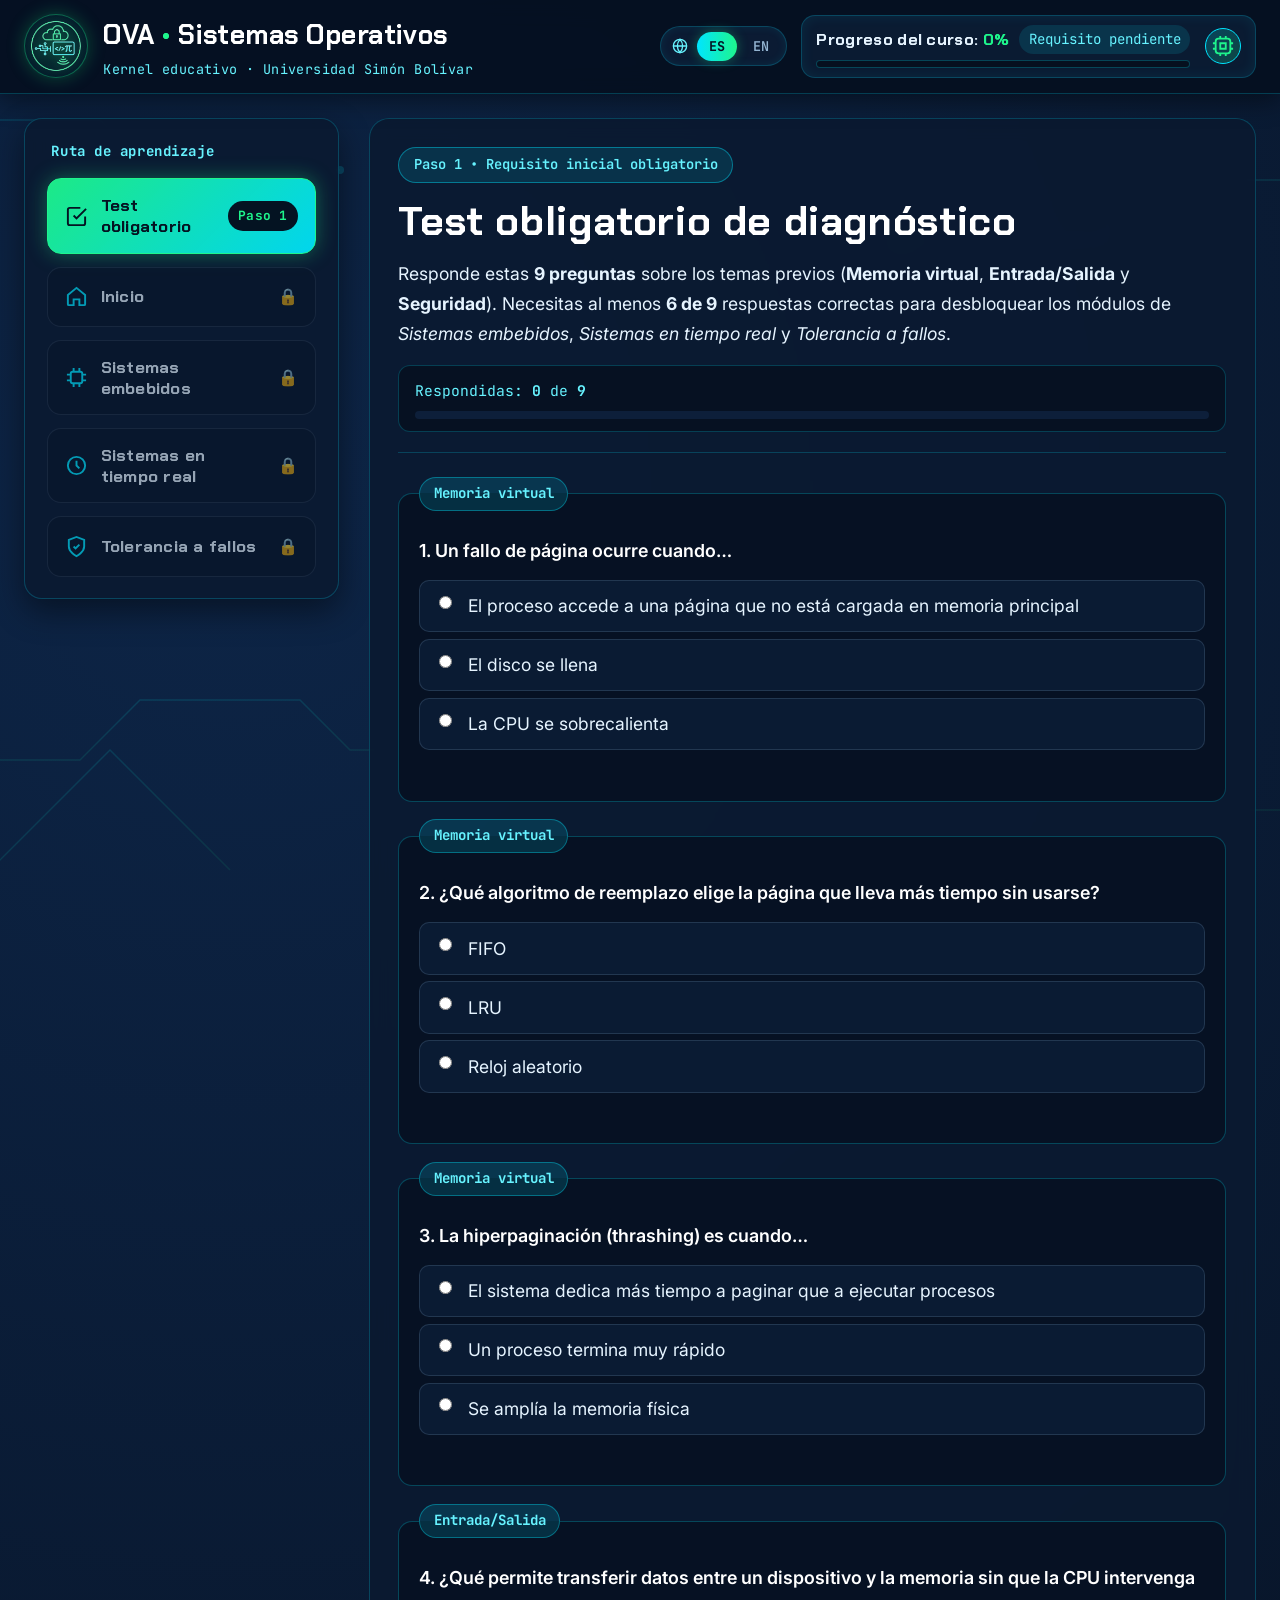
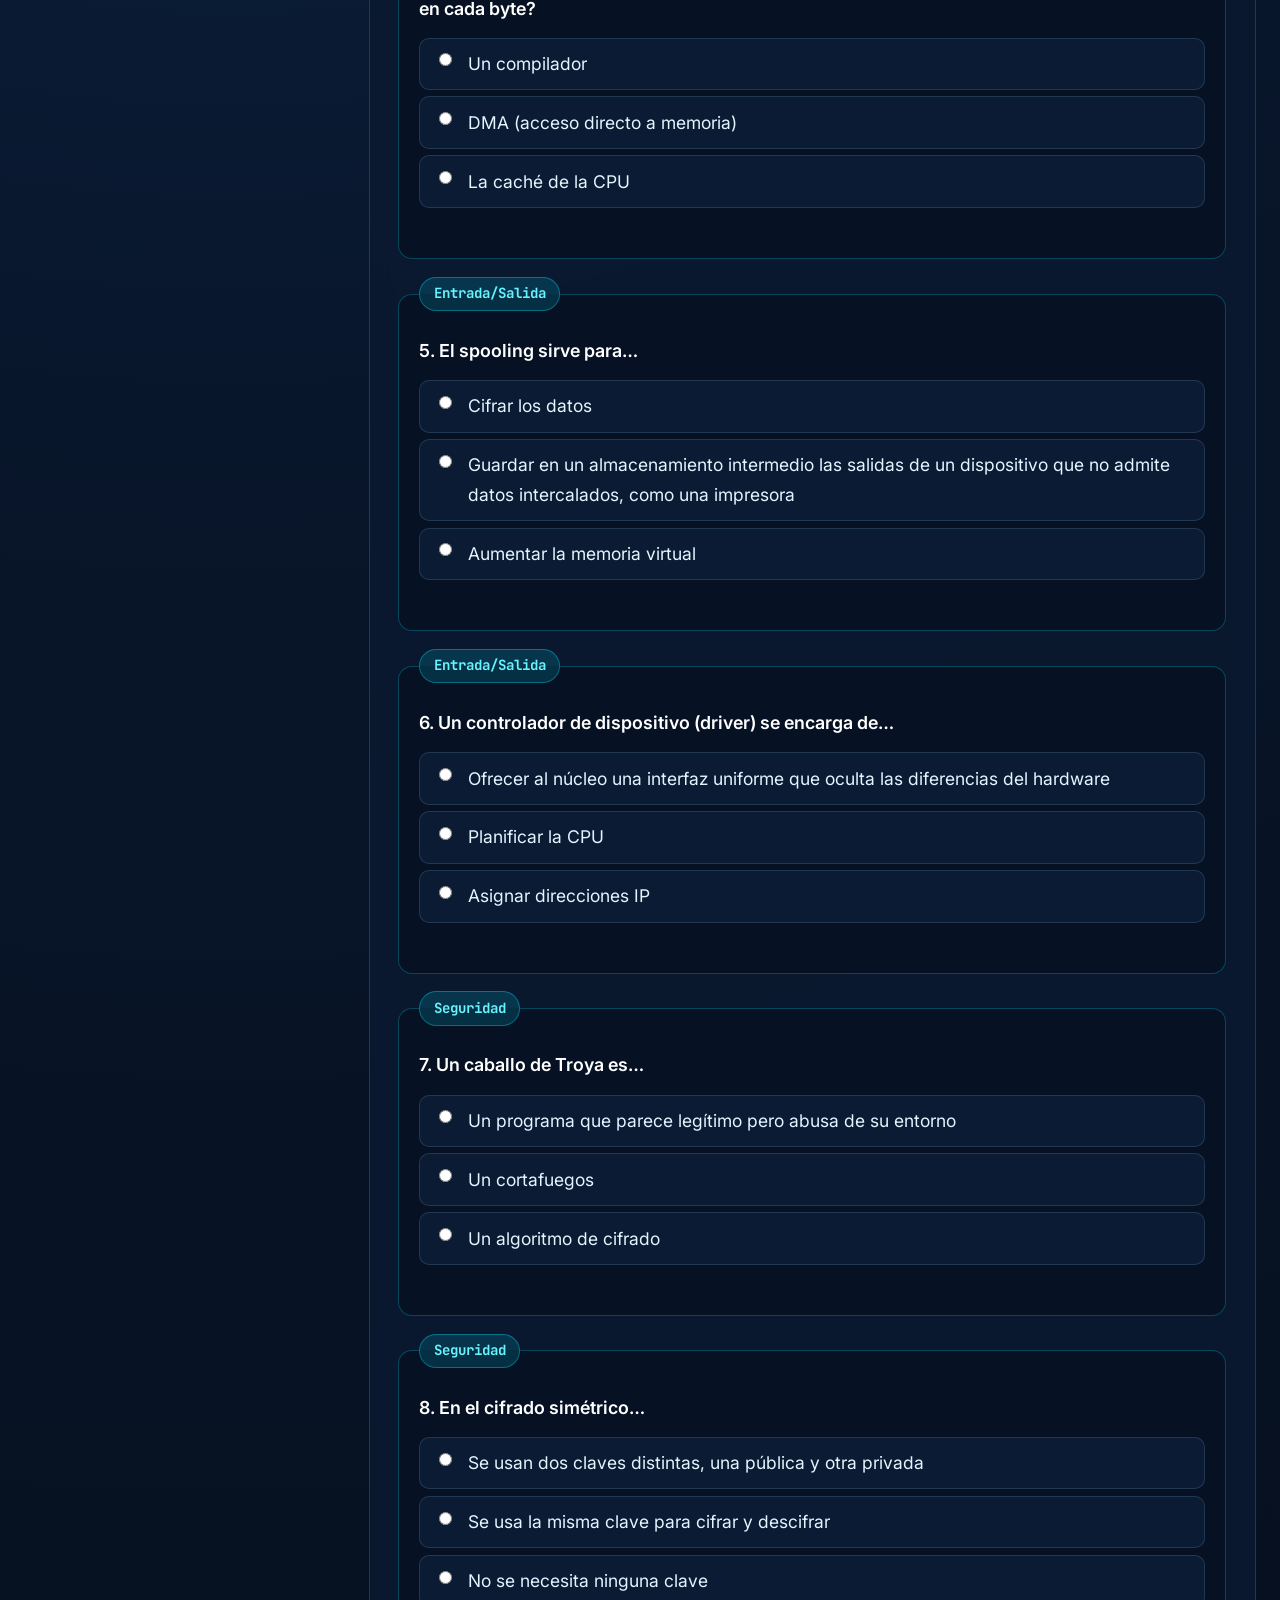
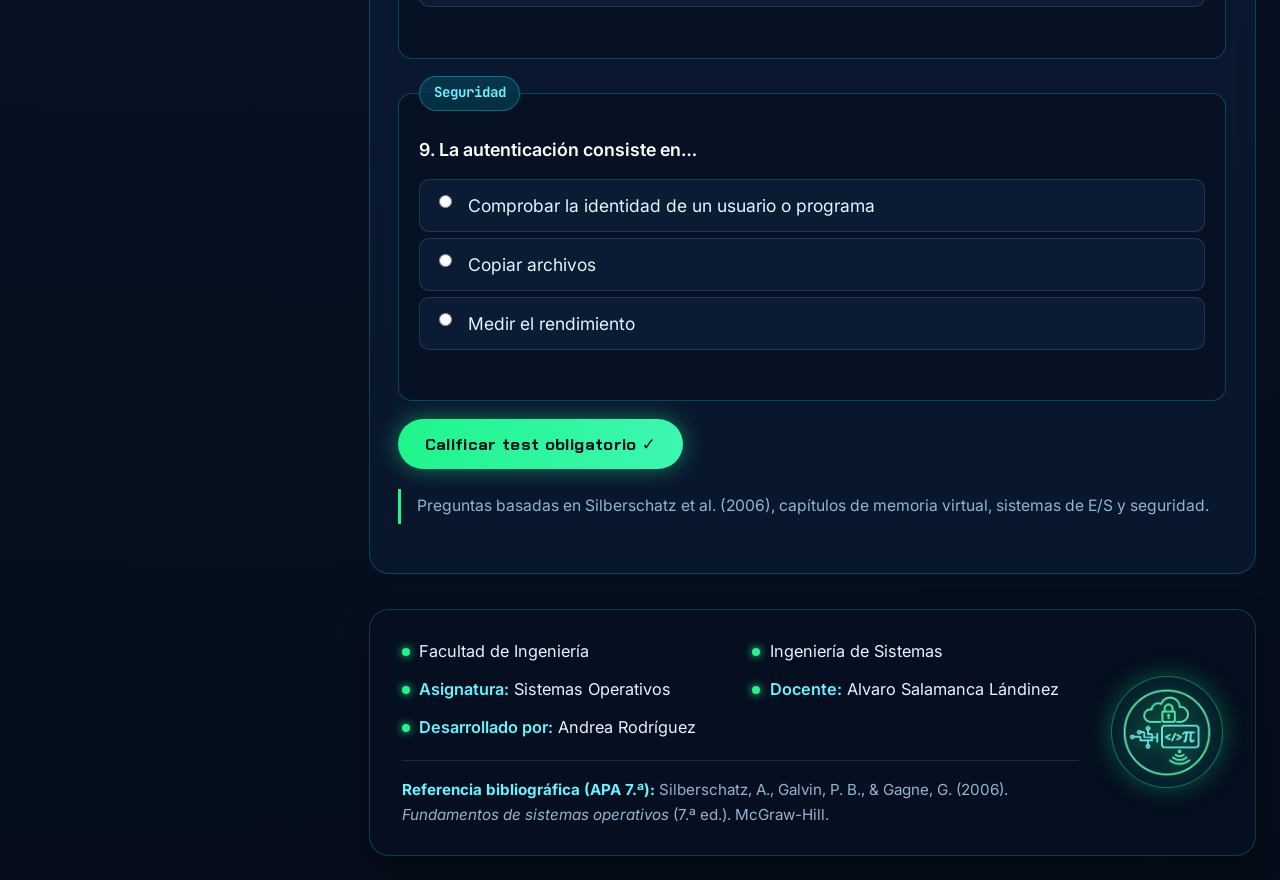
<file: evaluacion.html>
<!DOCTYPE html>
<html lang="es">
<head>
  <meta charset="utf-8">
  <meta name="viewport" content="width=device-width, initial-scale=1">
  <title>Test obligatorio (Paso 1) | OVA Sistemas Operativos</title>
  <link rel="preconnect" href="https://fonts.googleapis.com">
  <link rel="preconnect" href="https://fonts.gstatic.com" crossorigin>
  <link href="https://fonts.googleapis.com/css2?family=Chakra+Petch:wght@600;700&family=Inter:wght@400;500;600;700&family=JetBrains+Mono:wght@400;600&display=swap" rel="stylesheet">
  <link rel="stylesheet" href="styles.css">
</head>
<body data-page="evaluacion" data-title-key="page_title_eval">
  <div id="progreso" aria-hidden="true"></div>

  <!-- Fondo tecnológico tipo placa base / circuitos -->
  <div class="circuit-bg" aria-hidden="true">
    <svg viewBox="0 0 1440 900" preserveAspectRatio="xMidYMid slice">
      <defs>
        <linearGradient id="traceGrad" x1="0%" y1="0%" x2="100%" y2="100%">
          <stop offset="0%" stop-color="#00e5ff" stop-opacity="0.22"/>
          <stop offset="100%" stop-color="#1ef58c" stop-opacity="0.12"/>
        </linearGradient>
      </defs>
      <g stroke="url(#traceGrad)" stroke-width="1.5" fill="none">
        <path d="M0 120 H180 L230 170 H420"/>
        <path d="M0 760 H160 L220 700 H380 L430 750 H680"/>
        <path d="M1440 180 H1240 L1180 240 H980"/>
        <path d="M1440 810 H1190 L1120 740 H890"/>
        <path d="M60 880 L190 750 L310 870"/>
      </g>
      <g fill="#00e5ff" fill-opacity="0.28">
        <circle cx="420" cy="170" r="4"/>
        <circle cx="980" cy="240" r="4"/>
        <circle cx="680" cy="750" r="4"/>
        <circle cx="890" cy="740" r="4"/>
      </g>
    </svg>
  </div>

  <!-- Encabezado Superior -->
  <header class="topbar">
    <div class="topbar-inner">
      <a href="index.html" class="brand" aria-label="OVA Sistemas Operativos">
        <div class="logo-ring">
          <img src="logo-so.png" alt="Logo OVA Sistemas Operativos" class="brand-logo">
        </div>
        <div class="brand-text">
          <span class="brand-title" data-i18n-html="brand_title">OVA <span class="brand-dot">•</span> Sistemas Operativos</span>
          <span class="brand-sub" data-i18n="brand_sub">Kernel educativo · Universidad Simón Bolívar</span>
        </div>
      </a>

      <div class="topbar-controls">
        <!-- Selector de Idioma Español / Inglés -->
        <div class="lang-switch" role="group" aria-label="Selector de idioma / Language selector">
          <span class="lang-icon" aria-hidden="true">
            <svg viewBox="0 0 24 24" width="16" height="16" fill="none" stroke="currentColor" stroke-width="2">
              <circle cx="12" cy="12" r="10"/>
              <path d="M2 12h20M12 2a15.3 15.3 0 0 1 4 10 15.3 15.3 0 0 1-4 10 15.3 15.3 0 0 1-4-10 15.3 15.3 0 0 1 4-10z"/>
            </svg>
          </span>
          <button type="button" class="lang-btn" data-lang="es" aria-pressed="true" title="Español">ES</button>
          <button type="button" class="lang-btn" data-lang="en" aria-pressed="false" title="English">EN</button>
        </div>

        <div class="progress-widget" aria-label="Progreso del curso">
          <div class="progress-info">
            <div class="progress-label-row">
              <span class="progress-label"><span data-i18n="progress_label">Progreso del curso:</span> <strong id="course-pct">0%</strong></span>
              <span class="progress-status" id="course-state-label">Requisito pendiente</span>
            </div>
            <div class="progress-track">
              <div class="progress-fill" id="course-bar" style="width: 0%;"></div>
            </div>
          </div>
          <div class="user-chip" data-i18n-title="session_chip_title" title="Estado de sesión del estudiante">
            <svg viewBox="0 0 24 24" width="22" height="22" fill="none" stroke="currentColor" stroke-width="2">
              <rect x="4" y="4" width="16" height="16" rx="3"/>
              <path d="M9 9h6v6H9z"/>
              <path d="M9 1v3M15 1v3M9 20v3M15 20v3M1 9h3M1 15h3M20 9h3M20 15h3"/>
            </svg>
          </div>
        </div>
      </div>
    </div>
  </header>

  <!-- Contenedor Principal con Barra Lateral Prioritaria -->
  <div class="app-shell">
    <aside class="sidebar" aria-label="Navegación principal del OVA">
      <div class="sidebar-section-label" data-i18n="nav_section">Ruta de aprendizaje</div>
      <nav class="side-nav">
        <!-- Paso 1: Test obligatorio siempre primero -->
        <a href="evaluacion.html" class="nav-item nav-test active" id="nav-test">
          <span class="nav-icon">
            <svg viewBox="0 0 24 24" width="23" height="23" fill="none" stroke="currentColor" stroke-width="2">
              <path d="M9 11l3 3L22 4"/>
              <path d="M21 12v7a2 2 0 0 1-2 2H5a2 2 0 0 1-2-2V5a2 2 0 0 1 2-2h11"/>
            </svg>
          </span>
          <span class="nav-label" data-i18n="nav_test">Test obligatorio</span>
          <span class="step-badge" id="test-badge">Paso 1</span>
        </a>

        <a href="index.html" class="nav-item nav-lockable" data-requires-test="true" data-target="index.html">
          <span class="nav-icon">
            <svg viewBox="0 0 24 24" width="23" height="23" fill="none" stroke="currentColor" stroke-width="2">
              <path d="M3 10.5L12 3l9 7.5V20a1 1 0 0 1-1 1h-5v-6H9v6H4a1 1 0 0 1-1-1v-9.5z"/>
            </svg>
          </span>
          <span class="nav-label" data-i18n="nav_home">Inicio</span>
          <span class="lock-icon" aria-hidden="true">🔒</span>
        </a>

        <a href="embebidos.html" class="nav-item nav-lockable" data-requires-test="true" data-target="embebidos.html">
          <span class="nav-icon">
            <svg viewBox="0 0 24 24" width="23" height="23" fill="none" stroke="currentColor" stroke-width="2">
              <rect x="6" y="6" width="12" height="12" rx="2"/>
              <path d="M9 2v4M15 2v4M9 18v4M15 18v4M2 9h4M2 15h4M18 9h4M18 15h4"/>
            </svg>
          </span>
          <span class="nav-label" data-i18n="nav_emb">Sistemas embebidos</span>
          <span class="lock-icon" aria-hidden="true">🔒</span>
        </a>

        <a href="tiempo-real.html" class="nav-item nav-lockable" data-requires-test="true" data-target="tiempo-real.html">
          <span class="nav-icon">
            <svg viewBox="0 0 24 24" width="23" height="23" fill="none" stroke="currentColor" stroke-width="2">
              <circle cx="12" cy="12" r="9"/>
              <path d="M12 7v5l3 3"/>
            </svg>
          </span>
          <span class="nav-label" data-i18n="nav_rt">Sistemas en tiempo real</span>
          <span class="lock-icon" aria-hidden="true">🔒</span>
        </a>

        <a href="tolerancia.html" class="nav-item nav-lockable" data-requires-test="true" data-target="tolerancia.html">
          <span class="nav-icon">
            <svg viewBox="0 0 24 24" width="23" height="23" fill="none" stroke="currentColor" stroke-width="2">
              <path d="M12 22s8-4 8-10V5l-8-3-8 3v7c0 6 8 10 8 10z"/>
              <path d="M9 12l2 2 4-4"/>
            </svg>
          </span>
          <span class="nav-label" data-i18n="nav_ft">Tolerancia a fallos</span>
          <span class="lock-icon" aria-hidden="true">🔒</span>
        </a>
      </nav>
    </aside>  

    <div class="main-area">
      <main class="content-main">
        <div class="page-header-card">
          <div class="hero-pill" data-i18n="ev_pill">Paso 1 • Requisito inicial obligatorio</div>
          <h1 data-i18n="ev_h1">Test obligatorio de diagnóstico</h1>
          <p class="lead-text" data-i18n-html="ev_lead">
            Responde estas <strong>9 preguntas</strong> sobre los temas previos (<strong>Memoria virtual</strong>, <strong>Entrada/Salida</strong> y <strong>Seguridad</strong>).
            Necesitas al menos <strong id="min">6 de 9</strong> respuestas correctas para desbloquear los módulos de
            <em>Sistemas embebidos</em>, <em>Sistemas en tiempo real</em> y <em>Tolerancia a fallos</em>.
          </p>

          <div id="locked-alert" class="alert-banner alert-warn" hidden data-i18n-html="ev_locked_alert">
            <strong>🔒 Acceso bloqueado por el kernel:</strong> Intentaste abrir un módulo protegido. Aprueba primero este test obligatorio para habilitar toda la navegación del OVA.
          </div>

          <div class="quiz-telemetry">
            <span id="quiz-answered-count">Respondidas: <strong>0</strong> de <strong>9</strong></span>
            <div class="quiz-mini-track">
              <div class="quiz-mini-fill" id="quiz-answered-bar" style="width: 0%;"></div>
            </div>
          </div>
        </div>

        <form id="test" class="quiz-form"></form>
        <div id="resultado" aria-live="polite"></div>

        <p class="cita" data-i18n="ev_cite">Preguntas basadas en Silberschatz et al. (2006), capítulos de memoria virtual, sistemas de E/S y seguridad.</p>
      </main>

      <footer class="site-footer">
        <div class="footer-grid">
          <div class="footer-details">
            <div class="footer-academic-list">
              <div class="footer-item"><span class="footer-dot"></span><span data-i18n="ft_faculty">Facultad de Ingeniería</span></div>
              <div class="footer-item"><span class="footer-dot"></span><span data-i18n="ft_program">Ingeniería de Sistemas</span></div>
              <div class="footer-item"><span class="footer-dot"></span><span data-i18n-html="ft_course"><strong>Asignatura:</strong> Sistemas Operativos</span></div>
              <div class="footer-item"><span class="footer-dot"></span><span data-i18n-html="ft_teacher"><strong>Docente:</strong> Alvaro Salamanca Lándinez</span></div>
              <div class="footer-item"><span class="footer-dot"></span><span data-i18n-html="ft_author"><strong>Desarrollado por:</strong> Andrea Rodríguez</span></div>
            </div>
            <div class="footer-ref" data-i18n-html="ft_ref">
              <strong>Referencia bibliográfica (APA 7.ª):</strong> Silberschatz, A., Galvin, P. B., &amp; Gagne, G. (2006). <em>Fundamentos de sistemas operativos</em> (7.ª ed.). McGraw-Hill.
            </div>
          </div>
          <div class="footer-brand">
            <div class="footer-logo-ring">
              <img src="logo-so.png" alt="Logo OVA Sistemas Operativos" class="footer-so-logo">
            </div>
          </div>
        </div>
      </footer>
    </div>
  </div>

  <!-- Modal / Toast de Bloqueo del Kernel -->
  <div class="gate-modal" id="gate-modal" hidden role="dialog" aria-modal="true" aria-labelledby="gate-modal-title">
    <div class="gate-modal-card">
      <div class="gate-modal-badge" data-i18n="modal_badge">🔒 Acceso restringido por el kernel</div>
      <h3 id="gate-modal-title" data-i18n="modal_title">Completa primero el test obligatorio</h3>
      <p data-i18n-html="modal_body">Para ingresar a <strong id="gate-target-name">este módulo</strong>, primero debes aprobar el <strong>Test obligatorio (Paso 1)</strong> sobre Memoria virtual, Entrada/Salida y Seguridad (mínimo 6 de 9 respuestas correctas).</p>
      <div class="gate-modal-actions">
        <a href="evaluacion.html" class="btn-neon" data-i18n="modal_cta">Iniciar test obligatorio →</a>
        <button type="button" class="btn-ghost" id="close-gate-modal" data-i18n="modal_close">Cerrar</button>
      </div>
    </div>
  </div>

  <script src="main.js"></script>
</body>
</html>
</file>
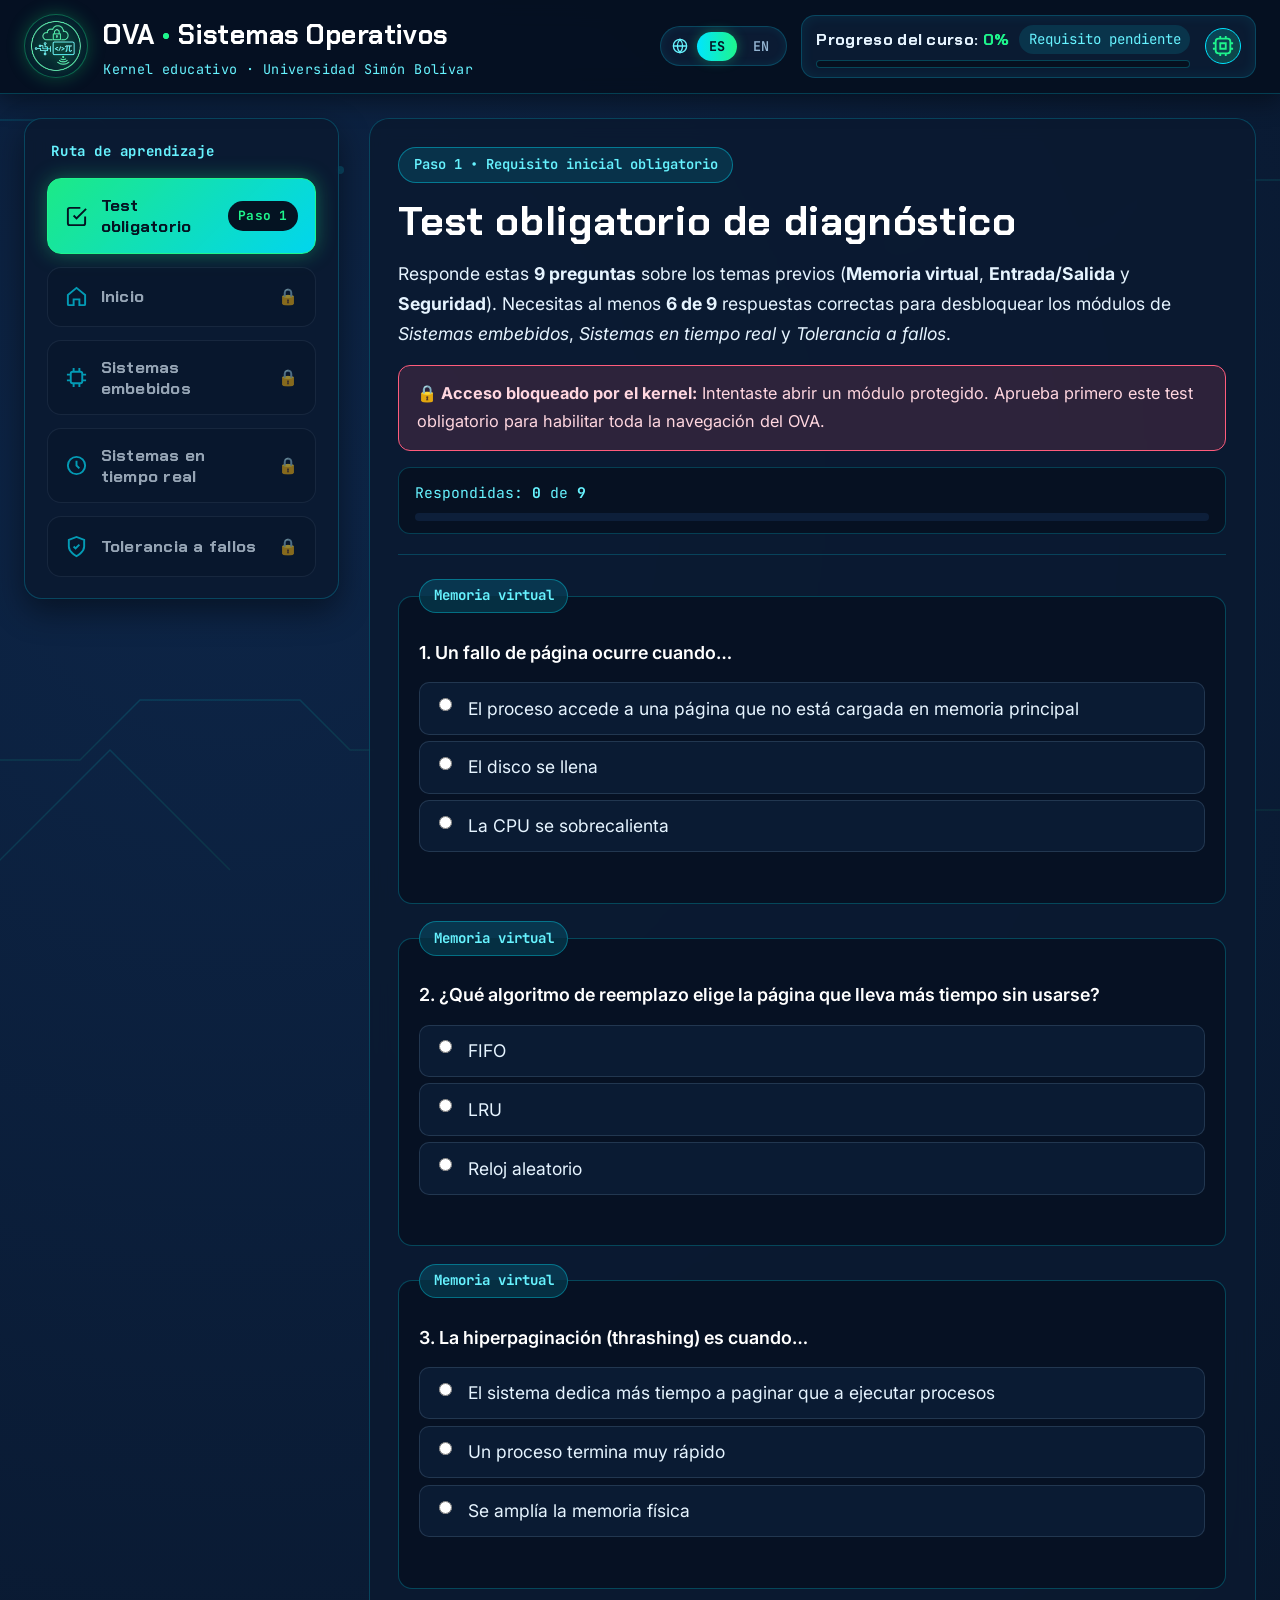
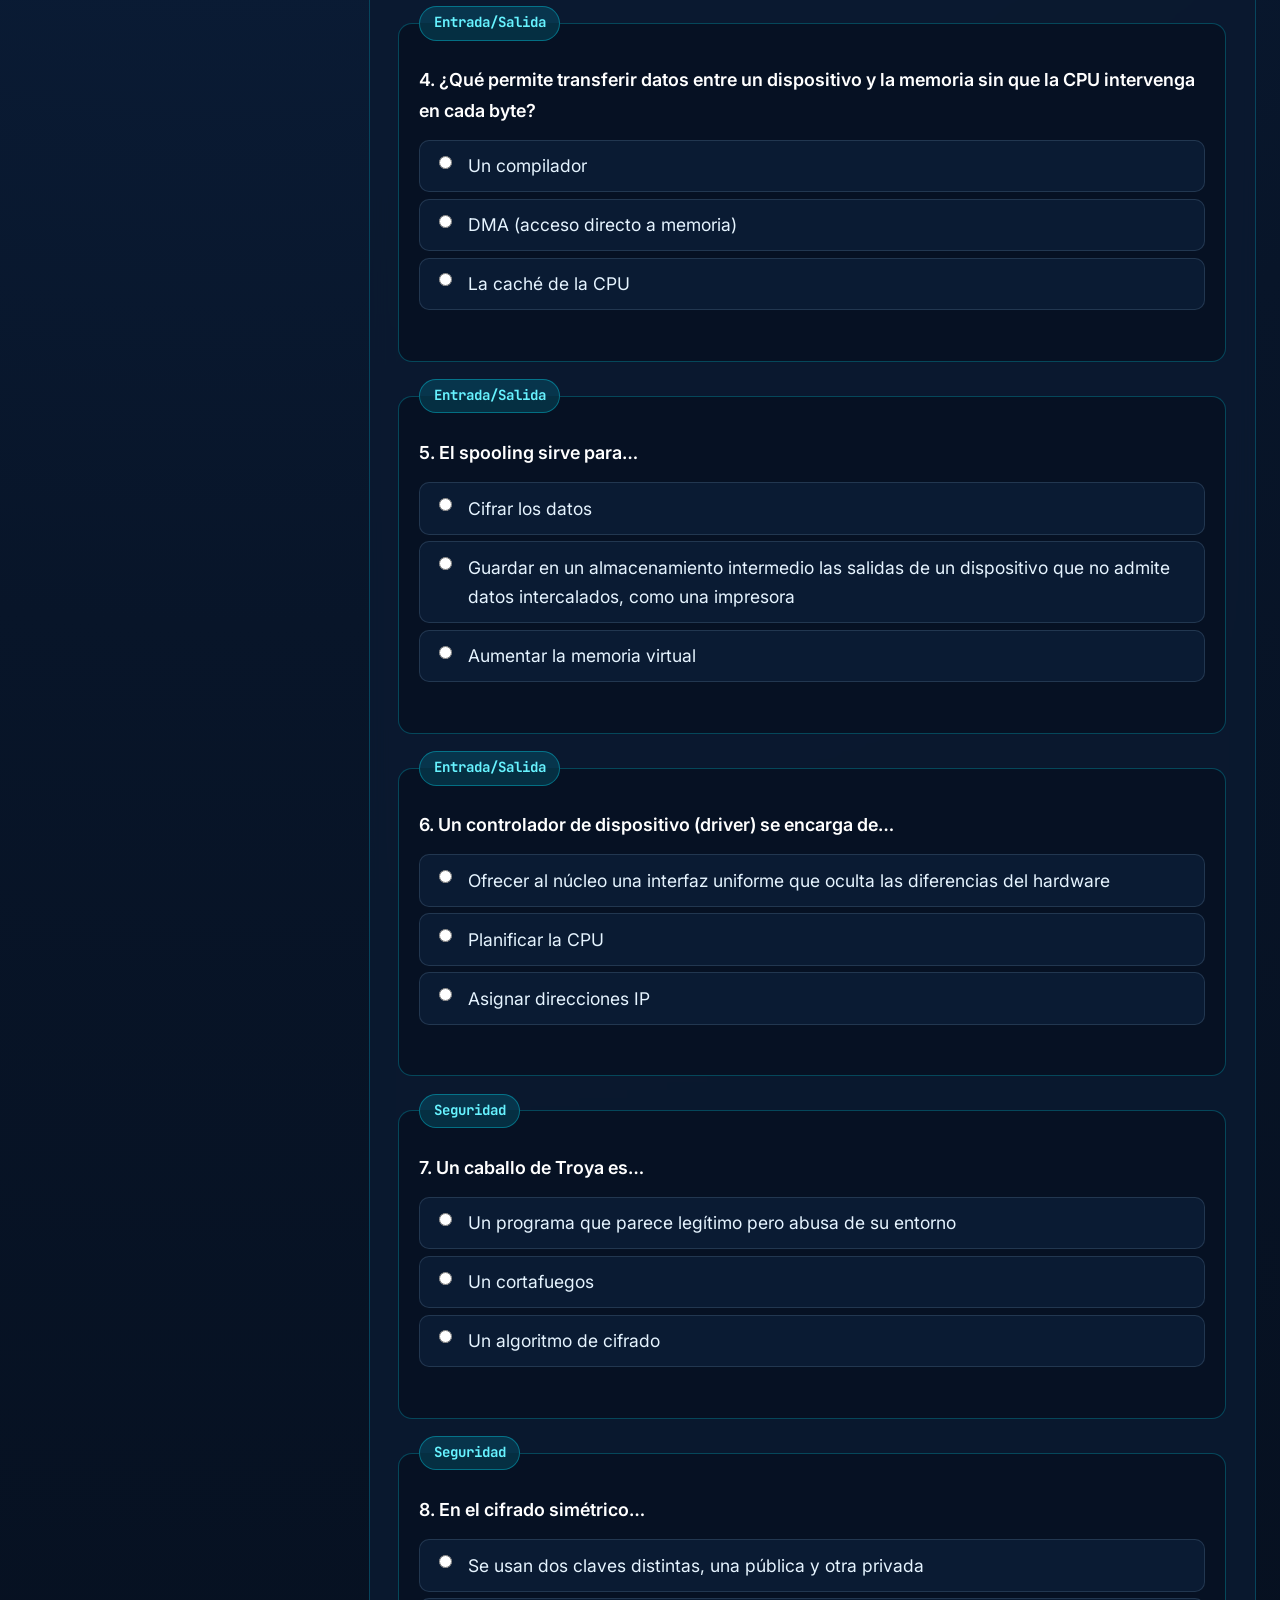
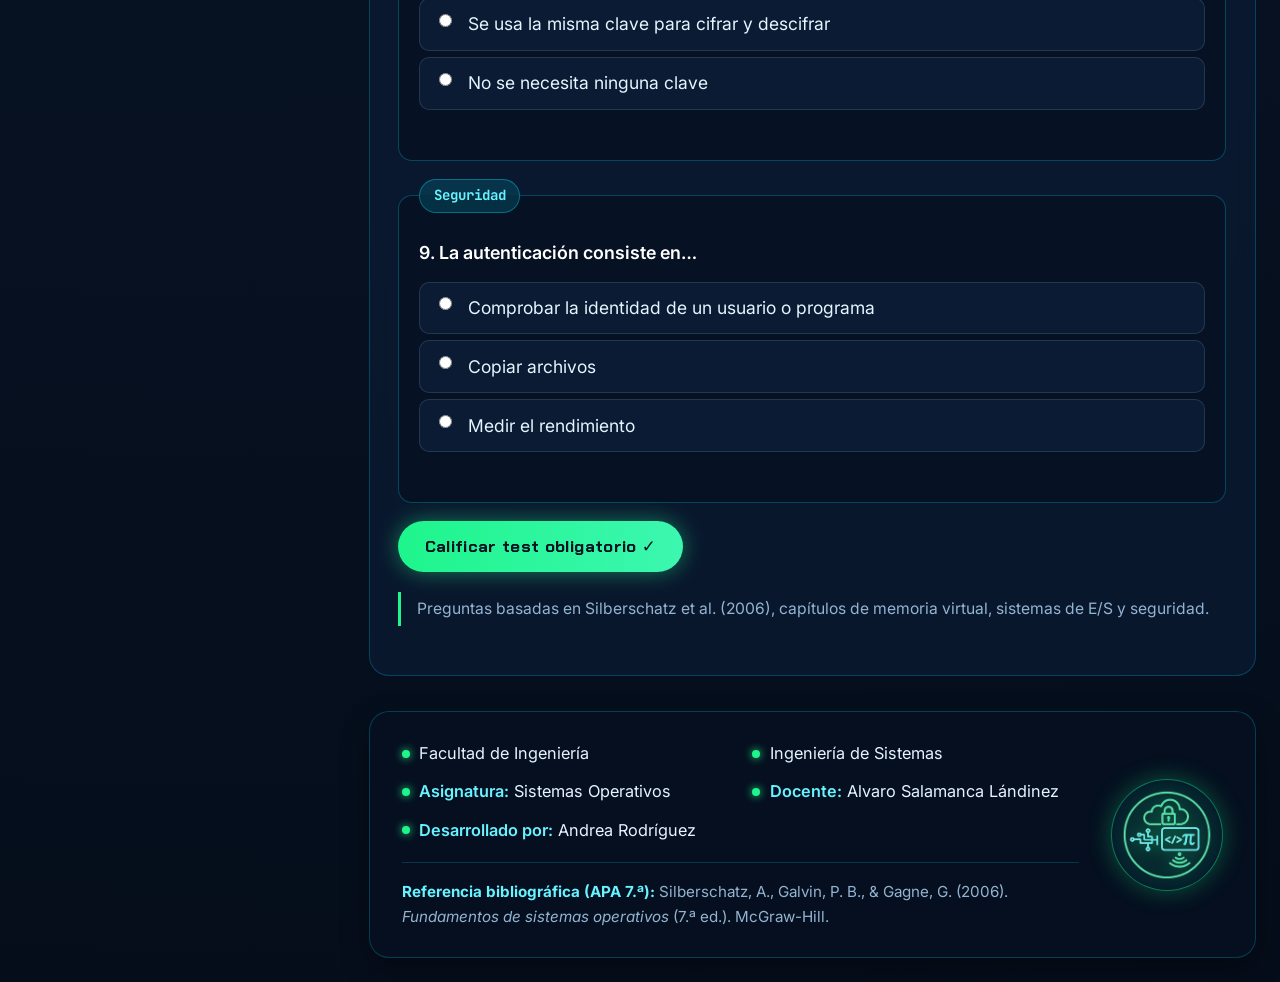
<file: tiempo-real.html>
<!DOCTYPE html>
<html lang="es">
<head>
  <meta charset="utf-8">
  <meta name="viewport" content="width=device-width, initial-scale=1">
  <title>Sistemas en tiempo real | OVA Sistemas Operativos</title>
  <link rel="preconnect" href="https://fonts.googleapis.com">
  <link rel="preconnect" href="https://fonts.gstatic.com" crossorigin>
  <link href="https://fonts.googleapis.com/css2?family=Chakra+Petch:wght@600;700&family=Inter:wght@400;500;600;700&family=JetBrains+Mono:wght@400;600&display=swap" rel="stylesheet">
  <link rel="stylesheet" href="styles.css">
</head>
<body data-page="tiempo-real" data-title-key="page_title_rt" data-gate>
  <div id="progreso" aria-hidden="true"></div>

  <!-- Fondo tecnológico tipo placa base / circuitos -->
  <div class="circuit-bg" aria-hidden="true">
    <svg viewBox="0 0 1440 900" preserveAspectRatio="xMidYMid slice">
      <defs>
        <linearGradient id="traceGrad" x1="0%" y1="0%" x2="100%" y2="100%">
          <stop offset="0%" stop-color="#00e5ff" stop-opacity="0.22"/>
          <stop offset="100%" stop-color="#1ef58c" stop-opacity="0.12"/>
        </linearGradient>
      </defs>
      <g stroke="url(#traceGrad)" stroke-width="1.5" fill="none">
        <path d="M0 120 H180 L230 170 H420"/>
        <path d="M0 760 H160 L220 700 H380 L430 750 H680"/>
        <path d="M1440 180 H1240 L1180 240 H980"/>
        <path d="M1440 810 H1190 L1120 740 H890"/>
        <path d="M60 880 L190 750 L310 870"/>
      </g>
      <g fill="#00e5ff" fill-opacity="0.28">
        <circle cx="420" cy="170" r="4"/>
        <circle cx="980" cy="240" r="4"/>
        <circle cx="680" cy="750" r="4"/>
        <circle cx="890" cy="740" r="4"/>
      </g>
    </svg>
  </div>

  <!-- Encabezado Superior -->
  <header class="topbar">
    <div class="topbar-inner">
      <a href="index.html" class="brand" aria-label="OVA Sistemas Operativos">
        <div class="logo-ring">
          <img src="logo-so.png" alt="Logo OVA Sistemas Operativos" class="brand-logo">
        </div>
        <div class="brand-text">
          <span class="brand-title" data-i18n-html="brand_title">OVA <span class="brand-dot">•</span> Sistemas Operativos</span>
          <span class="brand-sub" data-i18n="brand_sub">Kernel educativo · Universidad Simón Bolívar</span>
        </div>
      </a>

      <div class="topbar-controls">
        <!-- Selector de Idioma Español / Inglés -->
        <div class="lang-switch" role="group" aria-label="Selector de idioma / Language selector">
          <span class="lang-icon" aria-hidden="true">
            <svg viewBox="0 0 24 24" width="16" height="16" fill="none" stroke="currentColor" stroke-width="2">
              <circle cx="12" cy="12" r="10"/>
              <path d="M2 12h20M12 2a15.3 15.3 0 0 1 4 10 15.3 15.3 0 0 1-4 10 15.3 15.3 0 0 1-4-10 15.3 15.3 0 0 1 4-10z"/>
            </svg>
          </span>
          <button type="button" class="lang-btn" data-lang="es" aria-pressed="true" title="Español">ES</button>
          <button type="button" class="lang-btn" data-lang="en" aria-pressed="false" title="English">EN</button>
        </div>

        <div class="progress-widget" aria-label="Progreso del curso">
          <div class="progress-info">
            <div class="progress-label-row">
              <span class="progress-label"><span data-i18n="progress_label">Progreso del curso:</span> <strong id="course-pct">0%</strong></span>
              <span class="progress-status" id="course-state-label">Requisito pendiente</span>
            </div>
            <div class="progress-track">
              <div class="progress-fill" id="course-bar" style="width: 0%;"></div>
            </div>
          </div>
          <div class="user-chip" data-i18n-title="session_chip_title" title="Estado de sesión del estudiante">
            <svg viewBox="0 0 24 24" width="22" height="22" fill="none" stroke="currentColor" stroke-width="2">
              <rect x="4" y="4" width="16" height="16" rx="3"/>
              <path d="M9 9h6v6H9z"/>
              <path d="M9 1v3M15 1v3M9 20v3M15 20v3M1 9h3M1 15h3M20 9h3M20 15h3"/>
            </svg>
          </div>
        </div>
      </div>
    </div>
  </header>

  <!-- Contenedor Principal con Barra Lateral Prioritaria -->
  <div class="app-shell">
    <aside class="sidebar" aria-label="Navegación principal del OVA">
      <div class="sidebar-section-label" data-i18n="nav_section">Ruta de aprendizaje</div>
      <nav class="side-nav">
        <!-- Paso 1: Test obligatorio siempre primero -->
        <a href="evaluacion.html" class="nav-item nav-test" id="nav-test">
          <span class="nav-icon">
            <svg viewBox="0 0 24 24" width="23" height="23" fill="none" stroke="currentColor" stroke-width="2">
              <path d="M9 11l3 3L22 4"/>
              <path d="M21 12v7a2 2 0 0 1-2 2H5a2 2 0 0 1-2-2V5a2 2 0 0 1 2-2h11"/>
            </svg>
          </span>
          <span class="nav-label" data-i18n="nav_test">Test obligatorio</span>
          <span class="step-badge" id="test-badge">Paso 1</span>
        </a>

        <a href="index.html" class="nav-item nav-lockable" data-requires-test="true" data-target="index.html">
          <span class="nav-icon">
            <svg viewBox="0 0 24 24" width="23" height="23" fill="none" stroke="currentColor" stroke-width="2">
              <path d="M3 10.5L12 3l9 7.5V20a1 1 0 0 1-1 1h-5v-6H9v6H4a1 1 0 0 1-1-1v-9.5z"/>
            </svg>
          </span>
          <span class="nav-label" data-i18n="nav_home">Inicio</span>
          <span class="lock-icon" aria-hidden="true">🔒</span>
        </a>

        <a href="embebidos.html" class="nav-item nav-lockable" data-requires-test="true" data-target="embebidos.html">
          <span class="nav-icon">
            <svg viewBox="0 0 24 24" width="23" height="23" fill="none" stroke="currentColor" stroke-width="2">
              <rect x="6" y="6" width="12" height="12" rx="2"/>
              <path d="M9 2v4M15 2v4M9 18v4M15 18v4M2 9h4M2 15h4M18 9h4M18 15h4"/>
            </svg>
          </span>
          <span class="nav-label" data-i18n="nav_emb">Sistemas embebidos</span>
          <span class="lock-icon" aria-hidden="true">🔒</span>
        </a>

        <a href="tiempo-real.html" class="nav-item nav-lockable active" data-requires-test="true" data-target="tiempo-real.html">
          <span class="nav-icon">
            <svg viewBox="0 0 24 24" width="23" height="23" fill="none" stroke="currentColor" stroke-width="2">
              <circle cx="12" cy="12" r="9"/>
              <path d="M12 7v5l3 3"/>
            </svg>
          </span>
          <span class="nav-label" data-i18n="nav_rt">Sistemas en tiempo real</span>
          <span class="lock-icon" aria-hidden="true">🔒</span>
        </a>

        <a href="tolerancia.html" class="nav-item nav-lockable" data-requires-test="true" data-target="tolerancia.html">
          <span class="nav-icon">
            <svg viewBox="0 0 24 24" width="23" height="23" fill="none" stroke="currentColor" stroke-width="2">
              <path d="M12 22s8-4 8-10V5l-8-3-8 3v7c0 6 8 10 8 10z"/>
              <path d="M9 12l2 2 4-4"/>
            </svg>
          </span>
          <span class="nav-label" data-i18n="nav_ft">Tolerancia a fallos</span>
          <span class="lock-icon" aria-hidden="true">🔒</span>
        </a>
      </nav>

      <div class="kernel-box">
        <div class="kernel-box-head">
          <span class="status-led" id="kernel-led"></span>
          <span>Kernel_Gate</span>
        </div>
        <pre class="kernel-log" id="kernel-sidebar-log">$ kernel_init
gate_mode: strict
modules: locked
req: test_paso_1</pre>
        <button type="button" class="btn-reset-progress" id="btn-reset-progress" data-i18n="btn_reset" title="Reiniciar estado del test y progreso">
          ↺ Reiniciar demo
        </button>
      </div>
    </aside>

    <div class="main-area">
      <main class="content-main">
        <div class="page-header-card">
          <div class="hero-pill" data-i18n="rt_pill">Módulo 02 • Planificación y plazos estrictos</div>
          <h1 data-i18n="rt_h1">Sistemas de tiempo real</h1>
          <div class="obj" data-i18n-html="rt_obj"><strong>Objetivo:</strong> distinguir tiempo real estricto y flexible, y comprender cómo se planifica la CPU para cumplir plazos.</div>
        </div>

        <p data-i18n="rt_p1">En un sistema de tiempo real no basta con que el resultado sea correcto: también debe llegar a tiempo. Se emplean como dispositivo de control en aplicaciones dedicadas, donde unos sensores entregan datos al computador y este debe analizarlos y ajustar los controles dentro de un límite de tiempo estricto.</p>

        <h3 data-i18n="rt_where_h3">¿Dónde los encontramos?</h3>
        <ul>
          <li data-i18n="rt_w1">Control de procesos industriales y robots.</li>
          <li data-i18n="rt_w2">Experimentos científicos y sistemas de imágenes médicas.</li>
          <li data-i18n="rt_w3">Sistemas de inyección de combustible y frenos de automóviles.</li>
          <li data-i18n="rt_w4">Aviónica, multimedia y realidad virtual.</li>
        </ul>

        <h2 data-i18n="rt_types_h2">Dos tipos de sistemas</h2>
        <div class="tabs" role="tablist">
          <button role="tab" aria-selected="true" data-p="hard" data-i18n="rt_tab_hard">Estricto (hard)</button>
          <button role="tab" aria-selected="false" data-p="soft" data-i18n="rt_tab_soft">Flexible (soft)</button>
        </div>
        <div class="panel" id="hard"><p data-i18n="rt_panel_hard">Garantiza que las tareas críticas se completen dentro de su plazo. Un resultado tardío se considera tan inútil como no tenerlo. Suele ejecutarse en dispositivos con poco almacenamiento secundario y con el software en memoria de solo lectura (ROM), y por eso rara vez convive con las funciones de un sistema de tiempo compartido.</p></div>
        <div class="panel" id="soft" hidden><p data-i18n="rt_panel_soft">Da prioridad a un proceso crítico sobre los demás, pero no ofrece garantía absoluta. Sirve en multimedia y realidad virtual, donde un retraso degrada la calidad sin causar un fallo grave. Puede mezclarse con otros tipos de sistemas, aunque no es apropiado para el control industrial o la robótica, que exigen plazos estrictos.</p></div>

        <figure class="tech-figure">
          <svg style="width:100%;height:auto;display:block" xmlns="http://www.w3.org/2000/svg" viewBox="0 0 760 300" font-family="Inter, Segoe UI, sans-serif" role="img" aria-labelledby="trtipos_t trtipos_d">
            <title id="trtipos_t" data-i18n="rt_svg1_t">Valor del resultado según el momento de entrega</title>
            <desc id="trtipos_d" data-i18n="rt_svg1_d">A la izquierda, en tiempo real estricto el valor del resultado cae a cero al pasar el plazo. A la derecha, en tiempo real flexible el valor decrece poco a poco.</desc>
            <rect width="760" height="300" rx="12" fill="#071324"/>
            <g font-size="16" font-weight="700" fill="#67f3ff">
              <text x="40" y="28" data-i18n="rt_svg1_hard">Tiempo real estricto (hard)</text>
              <text x="410" y="28" data-i18n="rt_svg1_soft">Tiempo real flexible (soft)</text>
            </g>
            <g stroke="#5c82a6" stroke-width="2" fill="none"><path d="M50 60V230H350"/><path d="M420 60V230H720"/></g>
            <g font-size="13" fill="#9bc2df">
              <text x="46" y="56" text-anchor="end" data-i18n="rt_svg1_val">Valor</text>
              <text x="350" y="250" text-anchor="end" data-i18n="rt_svg1_time">Tiempo →</text>
              <text x="416" y="56" text-anchor="end" data-i18n="rt_svg1_val">Valor</text>
              <text x="720" y="250" text-anchor="end" data-i18n="rt_svg1_time">Tiempo →</text>
            </g>
            <g stroke="#ff5c7c" stroke-width="2" stroke-dasharray="6 5"><path d="M220 60V230"/><path d="M590 60V230"/></g>
            <g font-size="13" font-weight="700" fill="#ff7a95" text-anchor="middle">
              <text x="220" y="262" data-i18n="rt_svg1_dl">Plazo</text>
              <text x="590" y="262" data-i18n="rt_svg1_dl">Plazo</text>
            </g>
            <path d="M50 90H220V230H340" fill="none" stroke="#1ef58c" stroke-width="4"/>
            <path d="M420 90H590L710 215" fill="none" stroke="#1ef58c" stroke-width="4"/>
            <g font-size="13" fill="#e6fbff">
              <text x="60" y="80" data-i18n="rt_svg1_full">Valor completo</text>
              <text x="232" y="150" data-i18n="rt_svg1_late">Resultado tardío:</text>
              <text x="232" y="168" fill="#ff7a95" data-i18n="rt_svg1_zero">valor nulo</text>
              <text x="430" y="80" data-i18n="rt_svg1_full">Valor completo</text>
              <text x="560" y="130" text-anchor="end" data-i18n="rt_svg1_deg1">Se degrada</text>
              <text x="560" y="147" text-anchor="end" data-i18n="rt_svg1_deg2">la calidad</text>
            </g>
            <text x="40" y="288" font-size="13" fill="#9bc2df" data-i18n="rt_svg1_ex1">Ej.: frenos ABS, control de un reactor</text>
            <text x="410" y="288" font-size="13" fill="#9bc2df" data-i18n="rt_svg1_ex2">Ej.: vídeo en streaming, realidad virtual</text>
          </svg>
          <figcaption data-i18n="rt_fig1_cap">Figura 1. Valor del resultado según el momento de entrega: caída brusca (estricto) frente a degradación gradual (flexible).</figcaption>
        </figure>

        <div class="tablewrap">
          <table>
            <thead><tr><th data-i18n="rt_t1_c1">Criterio</th><th data-i18n="rt_t1_c2">Estricto (hard)</th><th data-i18n="rt_t1_c3">Flexible (soft)</th></tr></thead>
            <tbody>
              <tr><th data-i18n="rt_t1_r1c1">Plazo incumplido</th><td data-i18n="rt_t1_r1c2">Fallo del sistema</td><td data-i18n="rt_t1_r1c3">Menor calidad del servicio</td></tr>
              <tr><th data-i18n="rt_t1_r2c1">Garantía</th><td data-i18n="rt_t1_r2c2">Absoluta</td><td data-i18n="rt_t1_r2c3">Solo prioridad al proceso crítico</td></tr>
              <tr><th data-i18n="rt_t1_r3c1">Ejemplos</th><td data-i18n="rt_t1_r3c2">Frenos ABS, control industrial</td><td data-i18n="rt_t1_r3c3">Vídeo, juegos, realidad virtual</td></tr>
            </tbody>
          </table>
        </div>
        <p class="cita" data-i18n="rt_cite1">Fuente: Silberschatz et al. (2006), capítulo «Sistemas de tiempo real», apartado de características.</p>

        <h2 data-i18n="rt_os_h2">¿Qué necesita su sistema operativo?</h2>
        <details open><summary data-i18n="rt_o1_t">Núcleo expulsivo con prioridades</summary><p data-i18n="rt_o1_d">Un proceso crítico debe poder quitarle la CPU a otro de menor prioridad en cuanto lo necesite. Por eso estos sistemas usan planificación basada en prioridades con expulsión.</p></details>
        <details><summary data-i18n="rt_o2_t">Latencia de interrupción</summary><p data-i18n="rt_o2_d">Es el tiempo que pasa desde que llega una interrupción hasta que empieza a ejecutarse la rutina que la atiende. Debe estar acotada y ser lo más corta posible.</p></details>
        <details><summary data-i18n="rt_o3_t">Latencia de despacho</summary><p data-i18n="rt_o3_d">Es el tiempo que necesita el despachador para detener un proceso e iniciar otro. Para reducirla, el núcleo debe ser expulsivo y liberar rápido los recursos que retiene un proceso de baja prioridad.</p></details>
        <details><summary data-i18n="rt_o4_t">Inversión de prioridad</summary><p data-i18n="rt_o4_d">Ocurre cuando un proceso de alta prioridad espera un recurso que tiene uno de baja prioridad. Se resuelve con el protocolo de herencia de prioridades: el proceso de baja prioridad hereda temporalmente la prioridad alta hasta liberar el recurso.</p></details>
        <details><summary data-i18n="rt_o5_t">Gestión de memoria</summary><p data-i18n="rt_o5_d">Los fallos de página hacen impredecible el tiempo de acceso, por lo que muchos sistemas de tiempo real evitan la memoria virtual o bloquean en memoria las páginas críticas.</p></details>
        <p class="cita" data-i18n="rt_cite2">Fuente: Silberschatz et al. (2006), capítulo «Sistemas de tiempo real», apartado de implementación.</p>

        <h2 data-i18n="rt_cpu_h2">Planificación de la CPU</h2>
        <p data-i18n-html="rt_cpu_p">Un proceso periódico requiere la CPU cada período <em>p</em>, durante un tiempo de procesamiento <em>t</em>, y debe terminar antes de su plazo <em>d</em>. Su utilización de CPU es <em>t/p</em>, y la del sistema es la suma de las utilizaciones de todos los procesos.</p>
        <details><summary data-i18n="rt_s1_t">Tasa monótona (rate-monotonic)</summary><p data-i18n-html="rt_s1_d">Asigna prioridades estáticas en proporción inversa al período: a menor período, mayor prioridad. Con N procesos garantiza los plazos si la utilización de CPU no supera N(2<sup>1/N</sup> − 1). Con dos procesos el límite es cerca del 83 %, y cae hacia el 69 % cuando N crece.</p></details>
        <details><summary data-i18n="rt_s2_t">Primero el plazo más próximo (EDF)</summary><p data-i18n="rt_s2_d">Asigna prioridades de forma dinámica: cuanto más cercano el plazo, mayor la prioridad. En teoría puede cumplir todos los plazos mientras la utilización no pase del 100 %.</p></details>
        <details><summary data-i18n="rt_s3_t">Reparto proporcional</summary><p data-i18n="rt_s3_d">Reparte T participaciones entre las aplicaciones; una aplicación con N participaciones recibe N/T del tiempo de procesador.</p></details>

        <h3 data-i18n="rt_ex_h3">Ejemplo comparativo</h3>
        <p data-i18n="rt_ex_p">Sean P1 con período 50 y tiempo 25, y P2 con período 80 y tiempo 35. La utilización total es 25/50 + 35/80 ≈ 94 %, superior al límite de tasa monótona para dos procesos (≈ 83 %). Con tasa monótona, P1 tiene mayor prioridad y expulsa a P2 en t = 50, de modo que P2 solo alcanza 30 de sus 35 unidades en t = 80 y pierde el plazo. Con EDF, en t = 50 el plazo de P2 (80) es más próximo que el nuevo de P1 (100), así que P2 termina en t = 60 y se cumplen todos los plazos.</p>

        <figure class="tech-figure">
          <svg style="width:100%;height:auto;display:block" xmlns="http://www.w3.org/2000/svg" viewBox="0 0 760 330" font-family="Inter, Segoe UI, sans-serif" role="img" aria-labelledby="trplanificacion_t trplanificacion_d">
            <title id="trplanificacion_t" data-i18n="rt_svg2_t">Planificación con tasa monótona frente a EDF</title>
            <desc id="trplanificacion_d" data-i18n="rt_svg2_d">Diagrama de Gantt con dos procesos: P1 con período 50 y tiempo 25, P2 con período 80 y tiempo 35. Con tasa monótona P2 pierde su plazo en t=80; con EDF se cumplen todos los plazos.</desc>
            <rect width="760" height="330" rx="12" fill="#071324"/>
            <text x="20" y="26" font-size="15" font-weight="700" fill="#ff7a95" data-i18n="rt_svg2_rm">Tasa monótona: P2 pierde su plazo en t = 80</text>
            <g stroke="#071324" stroke-width="2" font-size="14" font-weight="700" text-anchor="middle">
              <rect x="100" y="44" width="150" height="36" rx="4" fill="#1ef58c"/><text x="175" y="67" fill="#041222" stroke="none">P1</text>
              <rect x="250" y="44" width="150" height="36" rx="4" fill="#00e5ff"/><text x="325" y="67" fill="#041222" stroke="none">P2</text>
              <rect x="400" y="44" width="150" height="36" rx="4" fill="#1ef58c"/><text x="475" y="67" fill="#041222" stroke="none">P1</text>
              <rect x="550" y="44" width="30" height="36" rx="4" fill="#00e5ff"/>
            </g>
            <path d="M580 36V92" stroke="#ff5c7c" stroke-width="3"/><text x="592" y="66" font-size="13" font-weight="700" fill="#ff7a95" data-i18n="rt_svg2_miss">✗ P2 lleva 30 de 35</text>
            <g stroke="#5c82a6" stroke-width="1.5"><path d="M100 90H700"/></g>
            <g font-size="12" fill="#9bc2df" text-anchor="middle"><text x="100" y="108">0</text><text x="250" y="108">25</text><text x="400" y="108">50</text><text x="550" y="108">75</text><text x="580" y="124" fill="#ff7a95" font-weight="700">80</text><text x="700" y="108">100</text></g>

            <text x="20" y="168" font-size="15" font-weight="700" fill="#1ef58c" data-i18n="rt_svg2_edf">EDF: todos los plazos se cumplen</text>
            <g stroke="#071324" stroke-width="2" font-size="14" font-weight="700" text-anchor="middle">
              <rect x="100" y="188" width="150" height="36" rx="4" fill="#1ef58c"/><text x="175" y="211" fill="#041222" stroke="none">P1</text>
              <rect x="250" y="188" width="210" height="36" rx="4" fill="#00e5ff"/><text x="355" y="211" fill="#041222" stroke="none">P2</text>
              <rect x="460" y="188" width="150" height="36" rx="4" fill="#1ef58c"/><text x="535" y="211" fill="#041222" stroke="none">P1</text>
              <rect x="610" y="188" width="90" height="36" rx="4" fill="#00e5ff"/><text x="655" y="211" fill="#041222" stroke="none">P2</text>
            </g>
            <g stroke="#5c82a6" stroke-width="1.5"><path d="M100 234H700"/></g>
            <g font-size="12" fill="#9bc2df" text-anchor="middle"><text x="100" y="252">0</text><text x="250" y="252">25</text><text x="400" y="252">50</text><text x="460" y="252">60</text><text x="580" y="252">80</text><text x="610" y="252">85</text><text x="700" y="252">100</text></g>
            <g stroke="#67f3ff" stroke-width="2" stroke-dasharray="5 4"><path d="M400 180V236"/><path d="M580 180V236"/><path d="M700 180V236"/></g>
            <text x="400" y="176" font-size="12" fill="#67f3ff" text-anchor="middle" data-i18n="rt_svg2_dp1">plazo P1</text>
            <text x="580" y="176" font-size="12" fill="#67f3ff" text-anchor="middle" data-i18n="rt_svg2_dp2">plazo P2</text>
            <text x="700" y="176" font-size="12" fill="#67f3ff" text-anchor="middle" data-i18n="rt_svg2_dp1">plazo P1</text>
            <g font-size="13" fill="#d8eef8">
              <rect x="20" y="288" width="16" height="16" rx="3" fill="#1ef58c"/><text x="42" y="301" data-i18n="rt_svg2_l1">P1: período 50, tiempo 25</text>
              <rect x="260" y="288" width="16" height="16" rx="3" fill="#00e5ff"/><text x="282" y="301" data-i18n="rt_svg2_l2">P2: período 80, tiempo 35</text>
              <text x="520" y="301" fill="#9bc2df" data-i18n="rt_svg2_l3">Unidades de tiempo arbitrarias</text>
            </g>
          </svg>
          <figcaption data-i18n="rt_fig2_cap">Figura 2. Mismos procesos planificados con tasa monótona y con EDF.</figcaption>
        </figure>
        <p class="cita" data-i18n="rt_cite3">Fuente: Silberschatz et al. (2006), capítulo «Sistemas de tiempo real», apartado de planificación de la CPU en tiempo real.</p>

        <!-- Laboratorio Interactivo de Utilización de CPU (RM vs EDF) -->
        <section class="lab" aria-label="Laboratorio de planificación en tiempo real">
          <div class="hero-pill" style="margin-bottom:0.5rem" data-i18n="lab_pill">Laboratorio interactivo de CPU</div>
          <h3 data-i18n="lab_h3">Calculadora de planificabilidad (RM vs. EDF)</h3>
          <p style="font-size:0.95rem;margin-top:0" data-i18n-html="lab_desc">Modifica los períodos (<em>p</em>) y tiempos de ejecución (<em>t</em>) de dos procesos periódicos para comprobar si cumplen el límite de Liu &amp; Layland para Tasa monótona (82.8 %) o si requieren EDF.</p>
          <div class="lab-grid">
            <div>
              <label><span data-i18n-html="lab_t1">Proceso P1 · Tiempo (t₁):</span> <input type="number" id="rt-t1" value="25" min="1" max="200"></label>
              <label><span data-i18n-html="lab_p1">Proceso P1 · Período (p₁):</span> <input type="number" id="rt-p1" value="50" min="2" max="500"></label>
            </div>
            <div>
              <label><span data-i18n-html="lab_t2">Proceso P2 · Tiempo (t₂):</span> <input type="number" id="rt-t2" value="35" min="1" max="200"></label>
              <label><span data-i18n-html="lab_p2">Proceso P2 · Período (p₂):</span> <input type="number" id="rt-p2" value="80" min="2" max="500"></label>
            </div>
          </div>
          <div class="bar" title="Barra de utilización de CPU"><i id="rt-cpu-bar" style="width:93.75%"></i><b style="left:82.84%" title="Límite Tasa Monótona (82.84%)"></b></div>
          <div class="res" id="rt-lab-res">Utilización total: 93.8% (Límite RM: 82.8% · Límite EDF: 100%). Supera RM: requiere planificación dinámica EDF.</div>
        </section>

        <h2 data-i18n="glossary_h2">Glosario</h2>
        <div class="tablewrap">
          <table>
            <tbody>
              <tr><th data-i18n-html="rt_g1_t">Plazo (<em>d</em>)</th><td data-i18n="rt_g1_d">Instante límite en que debe terminar una tarea.</td></tr>
              <tr><th data-i18n-html="rt_g2_t">Período (<em>p</em>)</th><td data-i18n="rt_g2_d">Cada cuánto tiempo se repite una tarea periódica.</td></tr>
              <tr><th data-i18n-html="rt_g3_t">Tiempo de procesamiento (<em>t</em>)</th><td data-i18n="rt_g3_d">CPU que necesita la tarea en cada ejecución.</td></tr>
              <tr><th data-i18n="rt_g4_t">Utilización</th><td data-i18n="rt_g4_d">Fracción de CPU que usa un proceso (t/p) o todos (suma).</td></tr>
              <tr><th data-i18n="rt_g5_t">Expulsión</th><td data-i18n="rt_g5_d">Quitarle la CPU a un proceso para dársela a otro más urgente.</td></tr>
              <tr><th data-i18n="rt_g6_t">Despachador</th><td data-i18n="rt_g6_d">Componente que entrega la CPU al proceso elegido.</td></tr>
              <tr><th data-i18n="rt_g7_t">Latencia</th><td data-i18n="rt_g7_d">Tiempo entre un evento y el inicio de su atención.</td></tr>
            </tbody>
          </table>
        </div>

        <div class="obj">
          <h3 style="margin-top:0" data-i18n="key_ideas_h3">Ideas clave</h3>
          <ul>
            <li data-i18n="rt_k1">En tiempo real, un resultado correcto pero tardío puede ser inútil.</li>
            <li data-i18n="rt_k2">El estricto garantiza plazos; el flexible solo da prioridad.</li>
            <li data-i18n="rt_k3">Tasa monótona usa prioridades estáticas; EDF, dinámicas.</li>
            <li data-i18n="rt_k4">Las latencias de interrupción y de despacho deben mantenerse acotadas.</li>
          </ul>
        </div>

        <div class="nextprev">
          <a class="btn-ghost" href="embebidos.html" data-i18n="btn_back_emb">← Sistemas embebidos</a>
          <a class="btn-neon" href="tolerancia.html" data-i18n="btn_to_ft">Tolerancia a fallos →</a>
        </div>
      </main>

      <footer class="site-footer">
        <div class="footer-grid">
          <div class="footer-details">
            <div class="footer-academic-list">
              <div class="footer-item"><span class="footer-dot"></span><span data-i18n="ft_faculty">Facultad de Ingeniería</span></div>
              <div class="footer-item"><span class="footer-dot"></span><span data-i18n="ft_program">Ingeniería de Sistemas</span></div>
              <div class="footer-item"><span class="footer-dot"></span><span data-i18n-html="ft_course"><strong>Asignatura:</strong> Sistemas Operativos</span></div>
              <div class="footer-item"><span class="footer-dot"></span><span data-i18n-html="ft_teacher"><strong>Docente:</strong> Alvaro Salamanca Lándinez</span></div>
              <div class="footer-item"><span class="footer-dot"></span><span data-i18n-html="ft_author"><strong>Desarrollado por:</strong> Andrea Rodríguez</span></div>
            </div>
            <div class="footer-ref" data-i18n-html="ft_ref">
              <strong>Referencia bibliográfica (APA 7.ª):</strong> Silberschatz, A., Galvin, P. B., &amp; Gagne, G. (2006). <em>Fundamentos de sistemas operativos</em> (7.ª ed.). McGraw-Hill.
            </div>
          </div>
          <div class="footer-brand">
            <div class="footer-logo-ring">
              <img src="logo-so.png" alt="Logo OVA Sistemas Operativos" class="footer-so-logo">
            </div>
          </div>
        </div>
      </footer>
    </div>
  </div>

  <!-- Modal / Toast de Bloqueo del Kernel -->
  <div class="gate-modal" id="gate-modal" hidden role="dialog" aria-modal="true" aria-labelledby="gate-modal-title">
    <div class="gate-modal-card">
      <div class="gate-modal-badge" data-i18n="modal_badge">🔒 Acceso restringido por el kernel</div>
      <h3 id="gate-modal-title" data-i18n="modal_title">Completa primero el test obligatorio</h3>
      <p data-i18n-html="modal_body">Para ingresar a <strong id="gate-target-name">este módulo</strong>, primero debes aprobar el <strong>Test obligatorio (Paso 1)</strong> sobre Memoria virtual, Entrada/Salida y Seguridad (mínimo 6 de 9 respuestas correctas).</p>
      <div class="gate-modal-actions">
        <a href="evaluacion.html" class="btn-neon" data-i18n="modal_cta">Iniciar test obligatorio →</a>
        <button type="button" class="btn-ghost" id="close-gate-modal" data-i18n="modal_close">Cerrar</button>
      </div>
    </div>
  </div>

  <script src="main.js"></script>
</body>
</html>
</file>
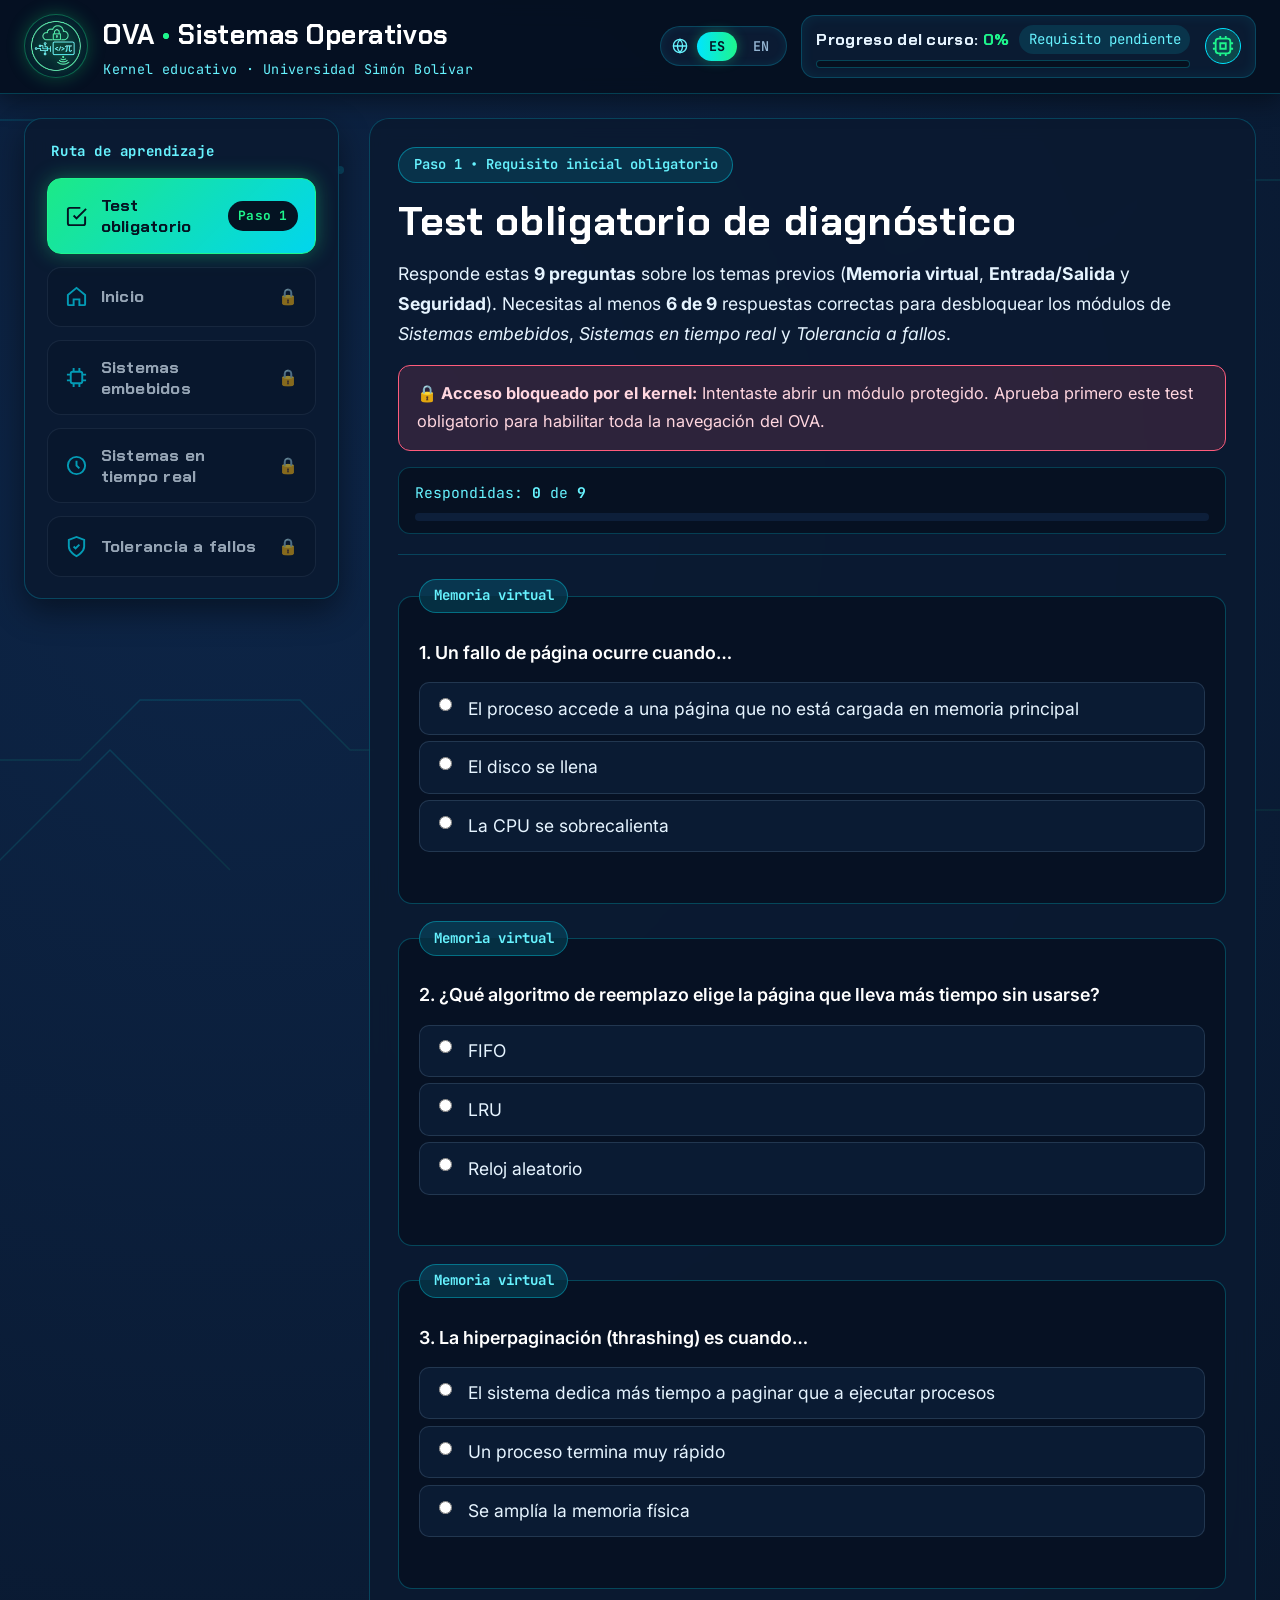
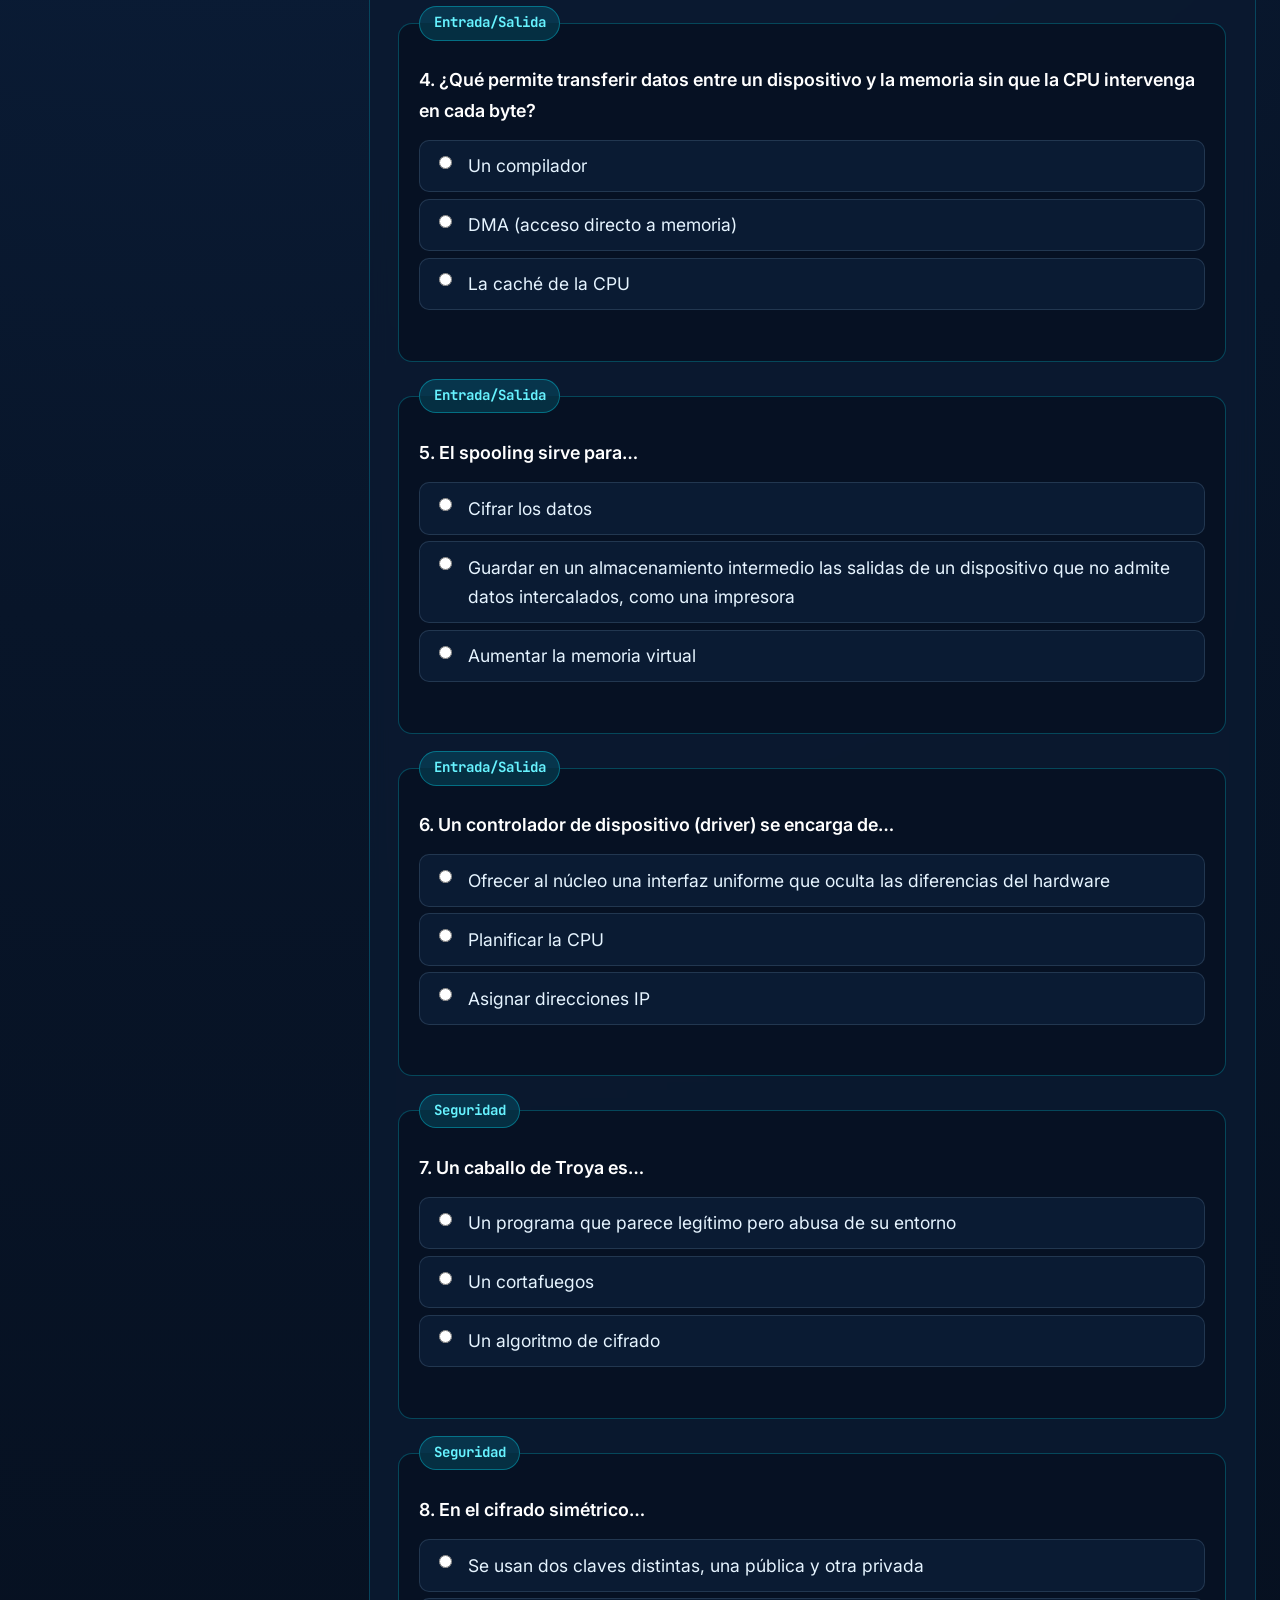
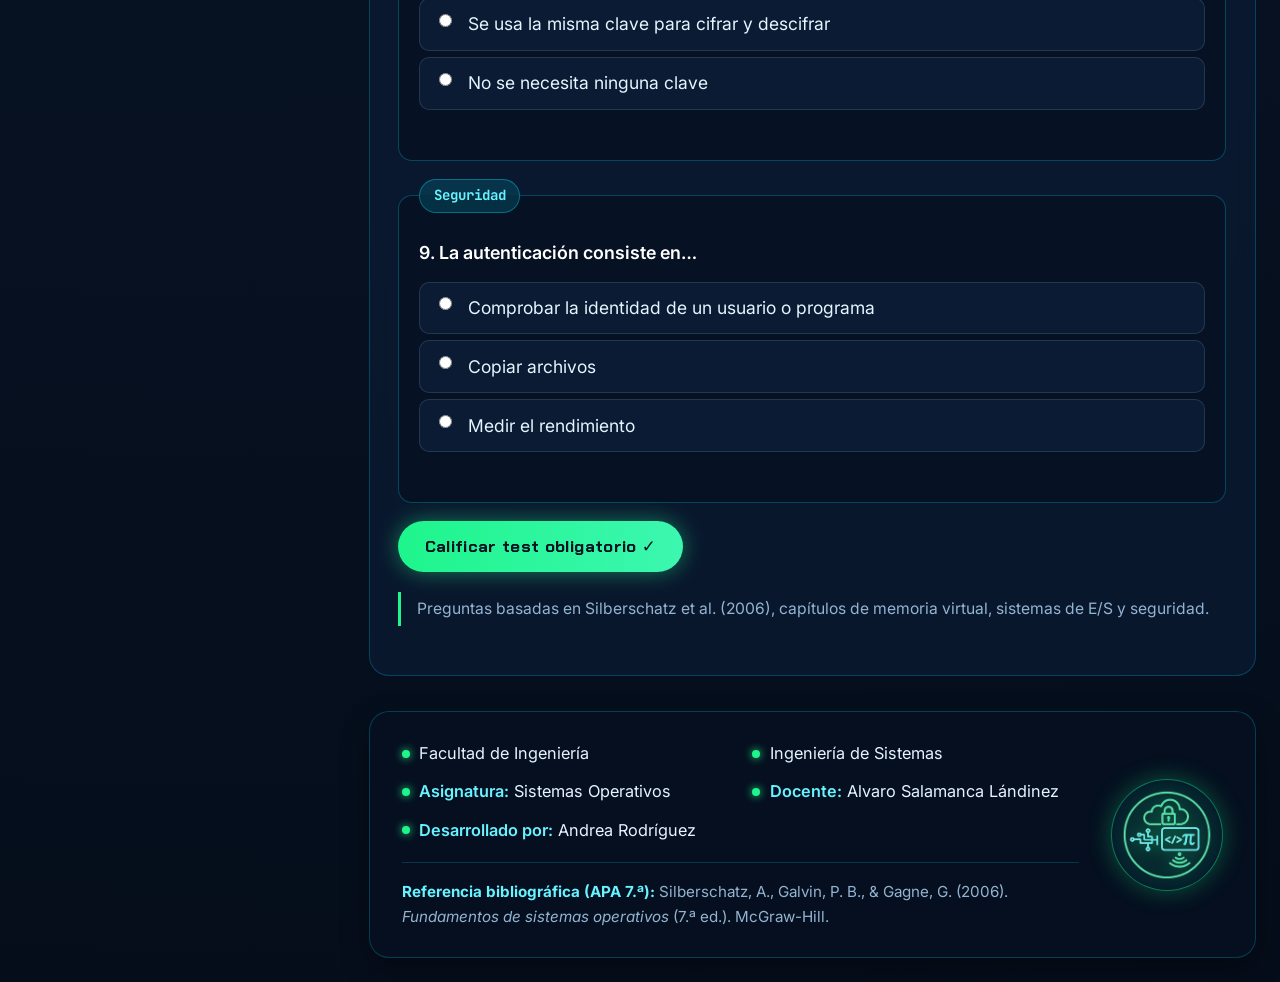
<file: tolerancia.html>
<!DOCTYPE html>
<html lang="es">
<head>
  <meta charset="utf-8">
  <meta name="viewport" content="width=device-width, initial-scale=1">
  <title>Tolerancia a fallos | OVA Sistemas Operativos</title>
  <link rel="preconnect" href="https://fonts.googleapis.com">
  <link rel="preconnect" href="https://fonts.gstatic.com" crossorigin>
  <link href="https://fonts.googleapis.com/css2?family=Chakra+Petch:wght@600;700&family=Inter:wght@400;500;600;700&family=JetBrains+Mono:wght@400;600&display=swap" rel="stylesheet">
  <link rel="stylesheet" href="styles.css">
</head>
<body data-page="tolerancia" data-title-key="page_title_ft" data-gate>
  <div id="progreso" aria-hidden="true"></div>

  <!-- Fondo tecnológico tipo placa base / circuitos -->
  <div class="circuit-bg" aria-hidden="true">
    <svg viewBox="0 0 1440 900" preserveAspectRatio="xMidYMid slice">
      <defs>
        <linearGradient id="traceGrad" x1="0%" y1="0%" x2="100%" y2="100%">
          <stop offset="0%" stop-color="#00e5ff" stop-opacity="0.22"/>
          <stop offset="100%" stop-color="#1ef58c" stop-opacity="0.12"/>
        </linearGradient>
      </defs>
      <g stroke="url(#traceGrad)" stroke-width="1.5" fill="none">
        <path d="M0 120 H180 L230 170 H420"/>
        <path d="M0 760 H160 L220 700 H380 L430 750 H680"/>
        <path d="M1440 180 H1240 L1180 240 H980"/>
        <path d="M1440 810 H1190 L1120 740 H890"/>
        <path d="M60 880 L190 750 L310 870"/>
      </g>
      <g fill="#00e5ff" fill-opacity="0.28">
        <circle cx="420" cy="170" r="4"/>
        <circle cx="980" cy="240" r="4"/>
        <circle cx="680" cy="750" r="4"/>
        <circle cx="890" cy="740" r="4"/>
      </g>
    </svg>
  </div>

  <!-- Encabezado Superior -->
  <header class="topbar">
    <div class="topbar-inner">
      <a href="index.html" class="brand" aria-label="OVA Sistemas Operativos">
        <div class="logo-ring">
          <img src="logo-so.png" alt="Logo OVA Sistemas Operativos" class="brand-logo">
        </div>
        <div class="brand-text">
          <span class="brand-title" data-i18n-html="brand_title">OVA <span class="brand-dot">•</span> Sistemas Operativos</span>
          <span class="brand-sub" data-i18n="brand_sub">Kernel educativo · Universidad Simón Bolívar</span>
        </div>
      </a>

      <div class="topbar-controls">
        <!-- Selector de Idioma Español / Inglés -->
        <div class="lang-switch" role="group" aria-label="Selector de idioma / Language selector">
          <span class="lang-icon" aria-hidden="true">
            <svg viewBox="0 0 24 24" width="16" height="16" fill="none" stroke="currentColor" stroke-width="2">
              <circle cx="12" cy="12" r="10"/>
              <path d="M2 12h20M12 2a15.3 15.3 0 0 1 4 10 15.3 15.3 0 0 1-4 10 15.3 15.3 0 0 1-4-10 15.3 15.3 0 0 1 4-10z"/>
            </svg>
          </span>
          <button type="button" class="lang-btn" data-lang="es" aria-pressed="true" title="Español">ES</button>
          <button type="button" class="lang-btn" data-lang="en" aria-pressed="false" title="English">EN</button>
        </div>

        <div class="progress-widget" aria-label="Progreso del curso">
          <div class="progress-info">
            <div class="progress-label-row">
              <span class="progress-label"><span data-i18n="progress_label">Progreso del curso:</span> <strong id="course-pct">0%</strong></span>
              <span class="progress-status" id="course-state-label">Requisito pendiente</span>
            </div>
            <div class="progress-track">
              <div class="progress-fill" id="course-bar" style="width: 0%;"></div>
            </div>
          </div>
          <div class="user-chip" data-i18n-title="session_chip_title" title="Estado de sesión del estudiante">
            <svg viewBox="0 0 24 24" width="22" height="22" fill="none" stroke="currentColor" stroke-width="2">
              <rect x="4" y="4" width="16" height="16" rx="3"/>
              <path d="M9 9h6v6H9z"/>
              <path d="M9 1v3M15 1v3M9 20v3M15 20v3M1 9h3M1 15h3M20 9h3M20 15h3"/>
            </svg>
          </div>
        </div>
      </div>
    </div>
  </header>

  <!-- Contenedor Principal con Barra Lateral Prioritaria -->
  <div class="app-shell">
    <aside class="sidebar" aria-label="Navegación principal del OVA">
      <div class="sidebar-section-label" data-i18n="nav_section">Ruta de aprendizaje</div>
      <nav class="side-nav">
        <!-- Paso 1: Test obligatorio siempre primero -->
        <a href="evaluacion.html" class="nav-item nav-test" id="nav-test">
          <span class="nav-icon">
            <svg viewBox="0 0 24 24" width="23" height="23" fill="none" stroke="currentColor" stroke-width="2">
              <path d="M9 11l3 3L22 4"/>
              <path d="M21 12v7a2 2 0 0 1-2 2H5a2 2 0 0 1-2-2V5a2 2 0 0 1 2-2h11"/>
            </svg>
          </span>
          <span class="nav-label" data-i18n="nav_test">Test obligatorio</span>
          <span class="step-badge" id="test-badge">Paso 1</span>
        </a>

        <a href="index.html" class="nav-item nav-lockable" data-requires-test="true" data-target="index.html">
          <span class="nav-icon">
            <svg viewBox="0 0 24 24" width="23" height="23" fill="none" stroke="currentColor" stroke-width="2">
              <path d="M3 10.5L12 3l9 7.5V20a1 1 0 0 1-1 1h-5v-6H9v6H4a1 1 0 0 1-1-1v-9.5z"/>
            </svg>
          </span>
          <span class="nav-label" data-i18n="nav_home">Inicio</span>
          <span class="lock-icon" aria-hidden="true">🔒</span>
        </a>

        <a href="embebidos.html" class="nav-item nav-lockable" data-requires-test="true" data-target="embebidos.html">
          <span class="nav-icon">
            <svg viewBox="0 0 24 24" width="23" height="23" fill="none" stroke="currentColor" stroke-width="2">
              <rect x="6" y="6" width="12" height="12" rx="2"/>
              <path d="M9 2v4M15 2v4M9 18v4M15 18v4M2 9h4M2 15h4M18 9h4M18 15h4"/>
            </svg>
          </span>
          <span class="nav-label" data-i18n="nav_emb">Sistemas embebidos</span>
          <span class="lock-icon" aria-hidden="true">🔒</span>
        </a>

        <a href="tiempo-real.html" class="nav-item nav-lockable" data-requires-test="true" data-target="tiempo-real.html">
          <span class="nav-icon">
            <svg viewBox="0 0 24 24" width="23" height="23" fill="none" stroke="currentColor" stroke-width="2">
              <circle cx="12" cy="12" r="9"/>
              <path d="M12 7v5l3 3"/>
            </svg>
          </span>
          <span class="nav-label" data-i18n="nav_rt">Sistemas en tiempo real</span>
          <span class="lock-icon" aria-hidden="true">🔒</span>
        </a>

        <a href="tolerancia.html" class="nav-item nav-lockable active" data-requires-test="true" data-target="tolerancia.html">
          <span class="nav-icon">
            <svg viewBox="0 0 24 24" width="23" height="23" fill="none" stroke="currentColor" stroke-width="2">
              <path d="M12 22s8-4 8-10V5l-8-3-8 3v7c0 6 8 10 8 10z"/>
              <path d="M9 12l2 2 4-4"/>
            </svg>
          </span>
          <span class="nav-label" data-i18n="nav_ft">Tolerancia a fallos</span>
          <span class="lock-icon" aria-hidden="true">🔒</span>
        </a>
      </nav>

      <div class="kernel-box">
        <div class="kernel-box-head">
          <span class="status-led" id="kernel-led"></span>
          <span>Kernel_Gate</span>
        </div>
        <pre class="kernel-log" id="kernel-sidebar-log">$ kernel_init
gate_mode: strict
modules: locked
req: test_paso_1</pre>
        <button type="button" class="btn-reset-progress" id="btn-reset-progress" data-i18n="btn_reset" title="Reiniciar estado del test y progreso">
          ↺ Reiniciar demo
        </button>
      </div>
    </aside>

    <div class="main-area">
      <main class="content-main">
        <div class="page-header-card">
          <div class="hero-pill" data-i18n="ft_pill">Módulo 03 • Robustez en sistemas distribuidos</div>
          <h1 data-i18n="ft_h1">Tolerancia a fallos</h1>
          <div class="obj" data-i18n-html="ft_obj"><strong>Objetivo:</strong> describir cómo un sistema distribuido detecta, reconfigura y se recupera de un fallo.</div>
        </div>

        <p data-i18n="ft_p1">Un sistema tolerante a fallos sigue funcionando pese a ellos, aunque sea con menos capacidad (degradación elegante). En un sistema distribuido hay más piezas que pueden fallar, y por eso es indispensable planificar cómo reaccionar.</p>

        <h3 data-i18n="ft_what_h3">¿Qué puede fallar?</h3>
        <ul>
          <li data-i18n-html="ft_f1"><strong>Fallo de un enlace:</strong> la conexión entre dos sitios deja de funcionar.</li>
          <li data-i18n-html="ft_f2"><strong>Fallo de un sitio:</strong> una computadora completa se detiene.</li>
          <li data-i18n-html="ft_f3"><strong>Pérdida de mensajes:</strong> la información se pierde en la red.</li>
          <li data-i18n-html="ft_f4"><strong>Partición de la red:</strong> varios fallos dejan grupos de sitios aislados entre sí.</li>
        </ul>
        <p class="cita" data-i18n="ft_cite1">Fuente: Silberschatz et al. (2006), capítulo de estructuras de sistemas distribuidos, apartado «Robustez».</p>

        <h2 data-i18n="ft_stages_h2">Las tres etapas</h2>
        <figure class="tech-figure">
          <svg style="width:100%;height:auto;display:block" xmlns="http://www.w3.org/2000/svg" viewBox="0 0 760 230" font-family="Inter, Segoe UI, sans-serif" role="img" aria-labelledby="tfetapas_t tfetapas_d">
            <title id="tfetapas_t" data-i18n="ft_svg1_t">Etapas de la robustez ante fallos</title>
            <desc id="tfetapas_d" data-i18n="ft_svg1_d">Tras un fallo en la operación normal, el sistema pasa por detección, reconfiguración y recuperación para volver a la operación normal.</desc>
            <defs>
              <marker id="tfetapas_a" markerWidth="10" markerHeight="10" refX="8" refY="5" orient="auto">
                <path d="M0 0L10 5L0 10z" fill="#1ef58c"/>
              </marker>
            </defs>
            <rect width="760" height="230" rx="12" fill="#071324"/>
            <g font-size="14" font-weight="700" text-anchor="middle">
              <rect x="5" y="50" width="145" height="64" rx="10" fill="#0c203b" stroke="#00e5ff" stroke-width="2"/><text x="77" y="87" fill="#67f3ff" data-i18n="ft_svg1_op">Operación normal</text>
              <rect x="206" y="50" width="145" height="64" rx="10" fill="#1ef58c"/><text x="278" y="87" fill="#041222" data-i18n="ft_svg1_s1">1. Detección</text>
              <rect x="407" y="50" width="145" height="64" rx="10" fill="#00d4ff"/><text x="479" y="87" fill="#041222" data-i18n="ft_svg1_s2">2. Reconfiguración</text>
              <rect x="608" y="50" width="145" height="64" rx="10" fill="#1ef58c"/><text x="680" y="87" fill="#041222" data-i18n="ft_svg1_s3">3. Recuperación</text>
            </g>
            <g stroke="#1ef58c" stroke-width="3" fill="none"><path d="M150 82H204" marker-end="url(#tfetapas_a)"/><path d="M351 82H405" marker-end="url(#tfetapas_a)"/><path d="M552 82H606" marker-end="url(#tfetapas_a)"/><path d="M680 160V178H77V116" marker-end="url(#tfetapas_a)" stroke-dasharray="6 5"/></g>
            <text x="178" y="42" font-size="13" font-weight="700" fill="#ff7a95" text-anchor="middle" data-i18n="ft_svg1_fail">Fallo</text>
            <g font-size="12" fill="#d8eef8" text-anchor="middle">
              <text x="278" y="134" data-i18n="ft_svg1_d1a">Mensajes «estoy vivo»</text>
              <text x="278" y="150" data-i18n="ft_svg1_d1b">y tiempo de espera</text>
              <text x="479" y="134" data-i18n="ft_svg1_d2a">Avisar a los sitios y</text>
              <text x="479" y="150" data-i18n="ft_svg1_d2b">dejar de usar lo caído</text>
              <text x="680" y="134" data-i18n="ft_svg1_d3a">Reintegrar el sitio o</text>
            </g>
            <text x="378" y="200" font-size="13" fill="#9bc2df" text-anchor="middle" data-i18n="ft_svg1_back">Vuelve a la operación normal</text>
            <text x="680" y="150" font-size="12" fill="#d8eef8" text-anchor="middle" data-i18n="ft_svg1_d3b">enlace reparado</text>
          </svg>
          <figcaption data-i18n="ft_fig1_cap">Figura 1. Ciclo de respuesta ante un fallo.</figcaption>
        </figure>

        <div class="tabs" role="tablist">
          <button role="tab" aria-selected="true" data-p="d" data-i18n="ft_tab_d">Detección</button>
          <button role="tab" aria-selected="false" data-p="r" data-i18n="ft_tab_r">Reconfiguración</button>
          <button role="tab" aria-selected="false" data-p="c" data-i18n="ft_tab_c">Recuperación</button>
        </div>
        <div class="panel" id="d"><p data-i18n="ft_panel_d">Los sitios intercambian mensajes periódicos «estoy vivo». Si uno no llega antes del tiempo de espera, se sospecha un fallo. El sitio que espera no puede distinguir si cayó el sitio remoto o el enlace. Puede enviar un mensaje «¿estás vivo?» y probar una ruta alterna: si recibe respuesta por otra ruta, falló el enlace; si no, el sitio, o todas las rutas, pueden haber caído.</p></div>
        <div class="panel" id="r" hidden><p data-i18n="ft_panel_r">Se informa a los demás sitios del fallo y se deja de usar el recurso caído. Si el sitio fallido era un coordinador, hay que elegir uno nuevo. Si la caída de un enlace parte la red en grupos aislados, cada grupo debe seguir con lo que pueda hacer sin el resto.</p></div>
        <div class="panel" id="c" hidden><p data-i18n="ft_panel_c">Cuando el enlace o el sitio vuelve a funcionar, se notifica a los demás y se reintegra al sistema de forma ordenada. El sitio recuperado debe ponerse al día con lo ocurrido durante su ausencia antes de volver a participar.</p></div>

        <figure class="tech-figure">
          <svg style="width:100%;height:auto;display:block" xmlns="http://www.w3.org/2000/svg" viewBox="0 0 760 350" font-family="Inter, Segoe UI, sans-serif" role="img" aria-labelledby="tfheartbeat_t tfheartbeat_d">
            <title id="tfheartbeat_t" data-i18n="ft_svg2_t">Detección de un fallo con mensajes «estoy vivo»</title>
            <desc id="tfheartbeat_d" data-i18n="ft_svg2_d">El sitio B envía mensajes periódicos al sitio A. Tras un fallo de B, el mensaje esperado no llega, vence el tiempo de espera y A sospecha del fallo.</desc>
            <defs>
              <marker id="tfheartbeat_a" markerWidth="10" markerHeight="10" refX="8" refY="5" orient="auto"><path d="M0 0L10 5L0 10z" fill="#1ef58c"/></marker>
              <marker id="tfheartbeat_g" markerWidth="10" markerHeight="10" refX="8" refY="5" orient="auto"><path d="M0 0L10 5L0 10z" fill="#67f3ff"/></marker>
            </defs>
            <rect width="760" height="350" rx="12" fill="#071324"/>
            <g font-size="15" font-weight="700" fill="#041222" text-anchor="middle">
              <rect x="90" y="10" width="120" height="34" rx="6" fill="#1ef58c"/><text x="150" y="33" data-i18n="ft_svg2_sa">Sitio A</text>
              <rect x="550" y="10" width="120" height="34" rx="6" fill="#00e5ff"/><text x="610" y="33" data-i18n="ft_svg2_sb">Sitio B</text>
            </g>
            <g stroke="#5c82a6" stroke-width="2" stroke-dasharray="5 5"><path d="M150 44V335"/><path d="M610 44V335"/></g>
            <g stroke="#1ef58c" stroke-width="2.5" fill="none"><path d="M608 85H152" marker-end="url(#tfheartbeat_a)"/><path d="M608 125H152" marker-end="url(#tfheartbeat_a)"/><path d="M608 165H152" marker-end="url(#tfheartbeat_a)"/></g>
            <g font-size="13" fill="#1ef58c" text-anchor="middle">
              <text x="380" y="78" data-i18n="ft_svg2_alive">«estoy vivo»</text>
              <text x="380" y="118" data-i18n="ft_svg2_alive">«estoy vivo»</text>
              <text x="380" y="158" data-i18n="ft_svg2_alive">«estoy vivo»</text>
            </g>
            <g stroke="#ff5c7c" stroke-width="4"><path d="M596 185l28 28M624 185l-28 28"/></g>
            <text x="634" y="204" font-size="13" font-weight="700" fill="#ff7a95" data-i18n="ft_svg2_bfail">Falla B</text>
            <path d="M500 250H152" stroke="#67f3ff" stroke-width="2" stroke-dasharray="6 5" fill="none" marker-end="url(#tfheartbeat_g)"/>
            <text x="330" y="243" font-size="13" fill="#9bc2df" text-anchor="middle" data-i18n="ft_svg2_miss">mensaje esperado: no llega</text>
            <path d="M130 170V262" stroke="#ff5c7c" stroke-width="3" fill="none"/>
            <text x="122" y="206" font-size="12" fill="#ff7a95" text-anchor="end" data-i18n="ft_svg2_to1">Tiempo</text>
            <text x="122" y="222" font-size="12" fill="#ff7a95" text-anchor="end" data-i18n="ft_svg2_to2">de espera</text>
            <path d="M152 292H606" stroke="#67f3ff" stroke-width="2" stroke-dasharray="6 5" fill="none" marker-end="url(#tfheartbeat_g)"/>
            <text x="380" y="285" font-size="13" fill="#9bc2df" text-anchor="middle" data-i18n="ft_svg2_q">«¿estás vivo?» (sin respuesta)</text>
            <rect x="150" y="305" width="480" height="30" rx="15" fill="#2c1220" stroke="#ff5c7c"/>
            <text x="390" y="325" font-size="13" font-weight="700" fill="#ff8fa5" text-anchor="middle" data-i18n="ft_svg2_susp">A sospecha de un fallo del sitio B o del enlace</text>
          </svg>
          <figcaption data-i18n="ft_fig2_cap">Figura 2. Detección con mensajes periódicos y tiempo de espera.</figcaption>
        </figure>

        <h2 data-i18n="ft_step_h2">Un ejemplo paso a paso</h2>
        <details open><summary data-i18n="ft_e1_t">Tres sitios con un coordinador</summary><p data-i18n="ft_e1_d">Los sitios A, B y C se reparten el trabajo y B actúa como coordinador. Todos intercambian mensajes «estoy vivo» cada pocos segundos.</p></details>
        <details><summary data-i18n="ft_e2_t">B deja de responder</summary><p data-i18n="ft_e2_d">A no recibe el mensaje de B antes del tiempo de espera, lo consulta y no obtiene respuesta ni por una ruta alterna. Sospecha que B falló.</p></details>
        <details><summary data-i18n="ft_e3_t">El sistema se reconfigura</summary><p data-i18n="ft_e3_d">A y C se avisan del fallo, dejan de enviar trabajo a B y eligen un nuevo coordinador. El servicio continúa, quizá más lento: eso es degradación elegante.</p></details>
        <details><summary data-i18n="ft_e4_t">B vuelve</summary><p data-i18n="ft_e4_d">Al reiniciar, B avisa a los demás, se pone al día y se reintegra al sistema.</p></details>

        <h2 data-i18n="ft_reinf_h2">Cómo se refuerza la tolerancia</h2>
        <ul>
          <li data-i18n-html="ft_r1"><strong>Redundancia:</strong> tener varios sitios o enlaces capaces de hacer el mismo trabajo.</li>
          <li data-i18n-html="ft_r2"><strong>Replicación:</strong> guardar copias de los datos en sitios distintos.</li>
          <li data-i18n-html="ft_r3"><strong>Degradación elegante:</strong> seguir dando servicio con menor capacidad.</li>
        </ul>
        <p class="cita" data-i18n="ft_cite2">Fuente: Silberschatz et al. (2006), capítulo de estructuras de sistemas distribuidos, apartado «Robustez».</p>

        <h2 data-i18n="ft_sum_h2">Resumen por tipo de fallo</h2>
        <h3 data-i18n="ft_sum_h3">¿Qué hace el sistema ante cada fallo?</h3>
        <div class="tablewrap">
          <table>
            <thead><tr><th data-i18n="ft_t1_c1">Fallo</th><th data-i18n="ft_t1_c2">Cómo se nota</th><th data-i18n="ft_t1_c3">Respuesta del sistema</th></tr></thead>
            <tbody>
              <tr><th data-i18n="ft_t1_r1c1">Enlace caído</th><td data-i18n="ft_t1_r1c2">No llegan mensajes, pero el sitio sigue vivo por otra ruta</td><td data-i18n="ft_t1_r1c3">Usar una ruta alterna y actualizar las tablas de rutas</td></tr>
              <tr><th data-i18n="ft_t1_r2c1">Sitio caído</th><td data-i18n="ft_t1_r2c2">No responde por ninguna ruta</td><td data-i18n="ft_t1_r2c3">Avisar a los demás, dejar de usarlo y reasignar su trabajo</td></tr>
              <tr><th data-i18n="ft_t1_r3c1">Coordinador caído</th><td data-i18n="ft_t1_r3c2">Nadie dirige una función compartida</td><td data-i18n="ft_t1_r3c3">Elegir un nuevo coordinador</td></tr>
              <tr><th data-i18n="ft_t1_r4c1">Pérdida de mensajes</th><td data-i18n="ft_t1_r4c2">Falta una respuesta esperada</td><td data-i18n="ft_t1_r4c3">Esperar, reenviar y, si persiste, tratarlo como fallo</td></tr>
              <tr><th data-i18n="ft_t1_r5c1">Partición de la red</th><td data-i18n="ft_t1_r5c2">Grupos de sitios aislados</td><td data-i18n="ft_t1_r5c3">Cada grupo opera con lo que tiene hasta reunirse de nuevo</td></tr>
            </tbody>
          </table>
        </div>

        <h2 data-i18n="glossary_h2">Glosario</h2>
        <div class="tablewrap">
          <table>
            <tbody>
              <tr><th data-i18n="ft_g1_t">Sitio</th><td data-i18n="ft_g1_d">Cada computadora o nodo de un sistema distribuido.</td></tr>
              <tr><th data-i18n="ft_g2_t">Enlace</th><td data-i18n="ft_g2_d">Conexión de comunicación entre dos sitios.</td></tr>
              <tr><th data-i18n="ft_g3_t">Tiempo de espera</th><td data-i18n="ft_g3_d">Plazo máximo para recibir un mensaje antes de sospechar un fallo.</td></tr>
              <tr><th data-i18n="ft_g4_t">Coordinador</th><td data-i18n="ft_g4_d">Sitio que dirige una función compartida por varios.</td></tr>
              <tr><th data-i18n="ft_g5_t">Redundancia</th><td data-i18n="ft_g5_d">Componentes extra capaces de asumir el trabajo de uno que falla.</td></tr>
              <tr><th data-i18n="ft_g6_t">Degradación elegante</th><td data-i18n="ft_g6_d">Seguir funcionando con prestaciones reducidas.</td></tr>
            </tbody>
          </table>
        </div>

        <div class="obj">
          <h3 style="margin-top:0" data-i18n="key_ideas_h3">Ideas clave</h3>
          <ul>
            <li data-i18n="ft_k1">La robustez ante fallos tiene tres tareas: detectar, reconfigurar y recuperar.</li>
            <li data-i18n="ft_k2">Los mensajes «estoy vivo» y el tiempo de espera detectan fallos.</li>
            <li data-i18n="ft_k3">No siempre se distingue un fallo de sitio de uno de enlace.</li>
            <li data-i18n="ft_k4">Tolerar fallos puede significar funcionar con menos capacidad.</li>
          </ul>
        </div>

        <div class="nextprev">
          <a class="btn-ghost" href="tiempo-real.html" data-i18n="btn_back_rt">← Sistemas en tiempo real</a>
          <a class="btn-neon" href="index.html" data-i18n="btn_finish_home">Finalizar y volver al panel ✓</a>
        </div>
      </main>

      <footer class="site-footer">
        <div class="footer-grid">
          <div class="footer-details">
            <div class="footer-academic-list">
              <div class="footer-item"><span class="footer-dot"></span><span data-i18n="ft_faculty">Facultad de Ingeniería</span></div>
              <div class="footer-item"><span class="footer-dot"></span><span data-i18n="ft_program">Ingeniería de Sistemas</span></div>
              <div class="footer-item"><span class="footer-dot"></span><span data-i18n-html="ft_course"><strong>Asignatura:</strong> Sistemas Operativos</span></div>
              <div class="footer-item"><span class="footer-dot"></span><span data-i18n-html="ft_teacher"><strong>Docente:</strong> Alvaro Salamanca Lándinez</span></div>
              <div class="footer-item"><span class="footer-dot"></span><span data-i18n-html="ft_author"><strong>Desarrollado por:</strong> Andrea Rodríguez</span></div>
            </div>
            <div class="footer-ref" data-i18n-html="ft_ref">
              <strong>Referencia bibliográfica (APA 7.ª):</strong> Silberschatz, A., Galvin, P. B., &amp; Gagne, G. (2006). <em>Fundamentos de sistemas operativos</em> (7.ª ed.). McGraw-Hill.
            </div>
          </div>
          <div class="footer-brand">
            <div class="footer-logo-ring">
              <img src="logo-so.png" alt="Logo OVA Sistemas Operativos" class="footer-so-logo">
            </div>
          </div>
        </div>
      </footer>
    </div>
  </div>

  <!-- Modal / Toast de Bloqueo del Kernel -->
  <div class="gate-modal" id="gate-modal" hidden role="dialog" aria-modal="true" aria-labelledby="gate-modal-title">
    <div class="gate-modal-card">
      <div class="gate-modal-badge" data-i18n="modal_badge">🔒 Acceso restringido por el kernel</div>
      <h3 id="gate-modal-title" data-i18n="modal_title">Completa primero el test obligatorio</h3>
      <p data-i18n-html="modal_body">Para ingresar a <strong id="gate-target-name">este módulo</strong>, primero debes aprobar el <strong>Test obligatorio (Paso 1)</strong> sobre Memoria virtual, Entrada/Salida y Seguridad (mínimo 6 de 9 respuestas correctas).</p>
      <div class="gate-modal-actions">
        <a href="evaluacion.html" class="btn-neon" data-i18n="modal_cta">Iniciar test obligatorio →</a>
        <button type="button" class="btn-ghost" id="close-gate-modal" data-i18n="modal_close">Cerrar</button>
      </div>
    </div>
  </div>

  <script src="main.js"></script>
</body>
</html>
</file>
<file: styles.css>
:root {
  --bg-deep: #050d1a;
  --bg-navy: #081529;
  --card-bg: rgba(11, 26, 48, 0.88);
  --card-solid: #0b1a30;
  --card-hover: #0f2340;
  --cyan: #00e5ff;
  --cyan-soft: #67f3ff;
  --green: #1ef58c;
  --green-dark: #07291b;
  --text-main: #e6f4ff;
  --text-muted: #93b4d1;
  --border-subtle: rgba(0, 229, 255, 0.22);
  --border-strong: rgba(30, 245, 140, 0.55);
  --danger: #ff5c7c;
  --warn: #ffd166;
  --font-display: "Chakra Petch", "Segoe UI", system-ui, sans-serif;
  --font-body: "Inter", "Segoe UI", system-ui, sans-serif;
  --font-mono: "JetBrains Mono", Consolas, monospace;
}

* { box-sizing: border-box; }
html { scroll-behavior: smooth; }

body {
  margin: 0;
  font-family: var(--font-body);
  font-size: 17.5px;
  line-height: 1.7;
  color: var(--text-main);
  background: radial-gradient(circle at 18% 12%, #0d2547 0%, var(--bg-navy) 45%, var(--bg-deep) 100%);
  min-height: 100vh;
  overflow-x: hidden;
}

h1, h2, h3, h4 {
  font-family: var(--font-display);
  color: #ffffff;
  line-height: 1.22;
  letter-spacing: 0.015em;
}

a { color: var(--cyan); }
:focus-visible { outline: 2px solid var(--green); outline-offset: 2px; }

/* Barra superior de progreso de lectura */
#progreso {
  position: fixed;
  top: 0;
  left: 0;
  height: 3px;
  width: 0;
  background: linear-gradient(90deg, var(--cyan), var(--green));
  box-shadow: 0 0 10px var(--cyan);
  z-index: 100;
}

/* Fondo técnico de circuitos */
.circuit-bg {
  position: fixed;
  inset: 0;
  pointer-events: none;
  z-index: 0;
  opacity: 0.7;
}
.circuit-bg svg { width: 100%; height: 100%; }

/* ===== Topbar ===== */
.topbar {
  position: sticky;
  top: 0;
  z-index: 50;
  background: rgba(6, 16, 32, 0.92);
  backdrop-filter: blur(12px);
  border-bottom: 1px solid var(--border-subtle);
  box-shadow: 0 6px 24px rgba(0, 0, 0, 0.45);
}

.topbar-inner {
  max-width: 1480px;
  margin: 0 auto;
  padding: 0.75rem 1.5rem;
  display: flex;
  align-items: center;
  justify-content: space-between;
  gap: 1.2rem;
  flex-wrap: wrap;
}

.brand {
  display: flex;
  align-items: center;
  gap: 0.95rem;
  text-decoration: none;
}

.logo-ring {
  width: 64px;
  height: 64px;
  border-radius: 50%;
  background: radial-gradient(circle, rgba(30, 245, 140, 0.14) 0%, rgba(0, 229, 255, 0.04) 75%);
  border: 1px solid rgba(30, 245, 140, 0.35);
  display: flex;
  align-items: center;
  justify-content: center;
  padding: 4px;
  box-shadow: 0 0 18px rgba(30, 245, 140, 0.25);
  transition: transform 0.25s ease, box-shadow 0.25s ease;
}

.brand:hover .logo-ring {
  transform: scale(1.04);
  box-shadow: 0 0 24px rgba(0, 229, 255, 0.45);
}

.brand-logo {
  width: 100%;
  height: 100%;
  object-fit: contain;
  filter: drop-shadow(0 0 6px rgba(30, 245, 140, 0.45));
}

.brand-text {
  display: flex;
  flex-direction: column;
}

.brand-title {
  font-family: var(--font-display);
  font-size: clamp(1.25rem, 2.3vw, 1.68rem);
  font-weight: 700;
  color: #ffffff;
  letter-spacing: 0.02em;
}

.brand-dot { color: var(--green); }

.brand-sub {
  font-family: var(--font-mono);
  font-size: 0.84rem;
  color: var(--cyan-soft);
  letter-spacing: 0.03em;
}

/* Controles derechos de Topbar (Selector de idioma + Progreso) */
.topbar-controls {
  display: flex;
  align-items: center;
  gap: 0.85rem;
  flex-wrap: wrap;
}

/* Selector de Idioma ES / EN */
.lang-switch {
  display: inline-flex;
  align-items: center;
  gap: 0.2rem;
  background: rgba(12, 29, 54, 0.92);
  border: 1px solid var(--border-subtle);
  border-radius: 99px;
  padding: 0.28rem 0.35rem;
  box-shadow: inset 0 0 10px rgba(0, 229, 255, 0.08);
}

.lang-icon {
  display: inline-flex;
  align-items: center;
  justify-content: center;
  color: var(--cyan-soft);
  padding: 0 0.35rem;
}

.lang-btn {
  border: none;
  background: transparent;
  color: var(--text-muted);
  font-family: var(--font-mono);
  font-size: 0.84rem;
  font-weight: 600;
  padding: 0.36rem 0.76rem;
  border-radius: 99px;
  cursor: pointer;
  transition: all 0.2s ease;
}

.lang-btn:hover {
  color: #ffffff;
}

.lang-btn[aria-pressed="true"] {
  background: linear-gradient(90deg, var(--cyan), var(--green));
  color: #041322;
  font-weight: 700;
  box-shadow: 0 0 12px rgba(30, 245, 140, 0.35);
}

/* Widget Progreso del Curso (arriba a la derecha) */
.progress-widget {
  display: flex;
  align-items: center;
  gap: 0.9rem;
  background: rgba(12, 29, 54, 0.9);
  border: 1px solid var(--border-subtle);
  border-radius: 14px;
  padding: 0.55rem 0.9rem;
  min-width: 270px;
  box-shadow: inset 0 0 14px rgba(0, 229, 255, 0.08);
}

.progress-info { flex: 1; }

.progress-label-row {
  display: flex;
  justify-content: space-between;
  align-items: center;
  gap: 0.6rem;
  margin-bottom: 0.35rem;
}

.progress-label {
  font-family: var(--font-display);
  font-size: 1.02rem;
  font-weight: 700;
  color: var(--text-main);
  letter-spacing: 0.02em;
}

.progress-label strong { color: var(--green); }

.progress-status {
  font-family: var(--font-mono);
  font-size: 0.88rem;
  color: var(--cyan-soft);
  background: rgba(0, 229, 255, 0.12);
  padding: 0.18rem 0.6rem;
  border-radius: 99px;
}

.progress-track {
  height: 8px;
  background: #06101f;
  border-radius: 99px;
  overflow: hidden;
  border: 1px solid rgba(0, 229, 255, 0.25);
}

.progress-fill {
  height: 100%;
  background: linear-gradient(90deg, var(--cyan), var(--green));
  box-shadow: 0 0 10px var(--green);
  border-radius: 99px;
  transition: width 0.5s cubic-bezier(0.22, 1, 0.36, 1);
}

.user-chip {
  width: 36px;
  height: 36px;
  border-radius: 50%;
  background: linear-gradient(135deg, rgba(0, 229, 255, 0.2), rgba(30, 245, 140, 0.2));
  border: 1px solid var(--cyan);
  display: flex;
  align-items: center;
  justify-content: center;
  color: var(--green);
}

/* ===== Layout Principal (Sidebar + Contenido) ===== */
.app-shell {
  position: relative;
  z-index: 1;
  max-width: 1480px;
  margin: 0 auto;
  padding: 1.5rem;
  display: grid;
  grid-template-columns: 315px minmax(0, 1fr);
  gap: 1.85rem;
  align-items: start;
}

/* ===== Sidebar Izquierdo ===== */
.sidebar {
  position: sticky;
  top: 96px;
  background: var(--card-bg);
  border: 1px solid var(--border-subtle);
  border-radius: 18px;
  padding: 1.35rem;
  backdrop-filter: blur(10px);
  box-shadow: 0 12px 32px rgba(0, 0, 0, 0.45);
}

.sidebar-section-label {
  font-family: var(--font-mono);
  font-size: 0.88rem;
  font-weight: 700;
  color: var(--cyan-soft);
  letter-spacing: 0.04em;
  margin-bottom: 0.9rem;
  padding-left: 0.3rem;
}

.side-nav {
  display: flex;
  flex-direction: column;
  gap: 0.8rem;
}

.nav-item {
  display: flex;
  align-items: center;
  gap: 0.8rem;
  padding: 0.98rem 1.08rem;
  border-radius: 14px;
  text-decoration: none;
  font-family: var(--font-display);
  font-size: 1.05rem;
  font-weight: 700;
  letter-spacing: 0.015em;
  color: var(--text-main);
  background: rgba(8, 21, 41, 0.75);
  border: 1px solid rgba(0, 229, 255, 0.18);
  transition: all 0.22s ease;
  position: relative;
}

.nav-icon {
  display: flex;
  align-items: center;
  justify-content: center;
  color: var(--cyan);
  flex-shrink: 0;
}

.nav-label { flex: 1; line-height: 1.25; }

/* Elemento 1: Test obligatorio destacado arriba */
.nav-item.nav-test {
  background: linear-gradient(135deg, rgba(30, 245, 140, 0.95), rgba(0, 229, 255, 0.92));
  color: #041322;
  border-color: var(--green);
  box-shadow: 0 0 20px rgba(30, 245, 140, 0.35);
}

.nav-item.nav-test .nav-icon { color: #041322; }

.step-badge {
  font-family: var(--font-mono);
  font-size: 0.8rem;
  font-weight: 700;
  padding: 0.24rem 0.66rem;
  border-radius: 99px;
  background: #041322;
  color: var(--green);
  white-space: nowrap;
}

/* Items bloqueados hasta aprobar Test */
.nav-item.locked {
  opacity: 0.64;
  cursor: not-allowed;
  border-color: rgba(147, 180, 209, 0.16);
}

.nav-item.locked:hover {
  opacity: 0.88;
  border-color: rgba(255, 92, 124, 0.45);
}

.nav-item.unlocked:hover,
.nav-item.unlocked.active {
  background: rgba(0, 229, 255, 0.16);
  border-color: var(--cyan);
  color: #ffffff;
  box-shadow: 0 0 16px rgba(0, 229, 255, 0.22);
}

.lock-icon {
  font-size: 1rem;
  opacity: 0.9;
}

/* Kernel Status Box en Sidebar */
.kernel-box {
  margin-top: 1.25rem;
  padding: 0.85rem;
  background: #050e1c;
  border: 1px solid rgba(0, 229, 255, 0.22);
  border-radius: 12px;
}

.kernel-box-head {
  display: flex;
  align-items: center;
  gap: 0.45rem;
  font-family: var(--font-mono);
  font-size: 0.74rem;
  font-weight: 600;
  color: var(--cyan-soft);
  margin-bottom: 0.45rem;
}

.status-led {
  width: 8px;
  height: 8px;
  border-radius: 50%;
  background: var(--warn);
  box-shadow: 0 0 8px var(--warn);
}

.status-led.ok {
  background: var(--green);
  box-shadow: 0 0 8px var(--green);
}

.kernel-log {
  margin: 0;
  padding: 0;
  background: transparent;
  font-family: var(--font-mono);
  font-size: 0.72rem;
  line-height: 1.45;
  color: var(--green);
  white-space: pre-wrap;
}

.btn-reset-progress {
  margin-top: 0.65rem;
  width: 100%;
  background: transparent;
  border: 1px solid rgba(147, 180, 209, 0.25);
  color: var(--text-muted);
  font-family: var(--font-mono);
  font-size: 0.72rem;
  padding: 0.35rem 0.5rem;
  border-radius: 8px;
  cursor: pointer;
  transition: 0.2s;
}

.btn-reset-progress:hover {
  border-color: var(--cyan);
  color: var(--cyan-soft);
}

/* ===== Encabezados de Sección (sin mayúsculas excesivas) ===== */
.section-header-row {
  display: flex;
  align-items: center;
  justify-content: space-between;
  gap: 1rem;
  flex-wrap: wrap;
  margin-bottom: 1rem;
}

.section-heading {
  margin: 0;
  font-size: clamp(1.5rem, 2.6vw, 2rem);
  letter-spacing: 0.02em;
}

.kernel-tag, .modules-lock-status {
  font-family: var(--font-mono);
  font-size: 0.86rem;
  padding: 0.36rem 0.9rem;
  border-radius: 99px;
  background: rgba(0, 229, 255, 0.1);
  border: 1px solid rgba(0, 229, 255, 0.3);
  color: var(--cyan-soft);
}

.modules-lock-status.unlocked {
  background: rgba(30, 245, 140, 0.12);
  border-color: rgba(30, 245, 140, 0.45);
  color: var(--green);
}

/* ===== Hero Card: Test obligatorio ===== */
.hero-card {
  display: grid;
  grid-template-columns: minmax(0, 1.35fr) minmax(0, 0.9fr);
  gap: 1.4rem;
  background: linear-gradient(145deg, rgba(11, 29, 54, 0.95), rgba(7, 19, 37, 0.96));
  border: 1.5px solid var(--cyan);
  border-radius: 20px;
  padding: 1.6rem;
  box-shadow: 0 0 32px rgba(0, 229, 255, 0.16), inset 0 0 24px rgba(30, 245, 140, 0.06);
}

.hero-pill {
  display: inline-block;
  font-family: var(--font-mono);
  font-size: 0.86rem;
  font-weight: 600;
  color: var(--cyan-soft);
  background: rgba(0, 229, 255, 0.12);
  border: 1px solid rgba(0, 229, 255, 0.4);
  padding: 0.32rem 0.9rem;
  border-radius: 99px;
  margin-bottom: 0.65rem;
}

.hero-title {
  margin: 0 0 0.5rem;
  font-size: clamp(1.75rem, 3.1vw, 2.38rem);
  color: #ffffff;
}

.hero-desc {
  margin: 0 0 1rem;
  color: var(--text-main);
  font-size: 1.08rem;
}

.kernel-schematic {
  background: #061122;
  border: 1px solid rgba(0, 229, 255, 0.24);
  border-radius: 14px;
  padding: 0.4rem;
  margin-bottom: 1.15rem;
}

.schematic-svg {
  width: 100%;
  height: auto;
  display: block;
}

.hero-actions {
  display: flex;
  align-items: center;
  gap: 1rem;
  flex-wrap: wrap;
}

.hero-meta {
  font-size: 0.95rem;
  color: var(--text-muted);
}

/* Panel lateral dentro del Hero */
.hero-side-panel {
  background: rgba(7, 18, 35, 0.9);
  border: 1px solid rgba(0, 229, 255, 0.24);
  border-radius: 16px;
  padding: 1.15rem;
  display: flex;
  flex-direction: column;
  justify-content: space-between;
}

.panel-mini-title {
  font-family: var(--font-display);
  font-size: 1.08rem;
  font-weight: 700;
  color: var(--cyan-soft);
  margin-bottom: 0.6rem;
}

.threads-visual {
  background: #050e1c;
  border: 1px solid rgba(0, 229, 255, 0.16);
  border-radius: 12px;
  padding: 0.4rem;
}

.mini-svg { width: 100%; height: auto; display: block; }

.panel-mini-caption {
  margin-top: 0.75rem;
  font-size: 0.95rem;
  color: var(--text-muted);
}

/* ===== Botones Neón ===== */
.btn-neon {
  display: inline-flex;
  align-items: center;
  justify-content: center;
  gap: 0.5rem;
  background: linear-gradient(90deg, var(--green), #3cf7b0);
  color: #041322;
  font-family: var(--font-display);
  font-weight: 700;
  font-size: 1.05rem;
  letter-spacing: 0.02em;
  text-decoration: none;
  padding: 0.9rem 1.65rem;
  border-radius: 99px;
  border: none;
  cursor: pointer;
  box-shadow: 0 0 22px rgba(30, 245, 140, 0.45);
  transition: transform 0.2s ease, box-shadow 0.2s ease;
}

.btn-neon:hover:not(:disabled) {
  transform: translateY(-2px);
  box-shadow: 0 0 30px rgba(30, 245, 140, 0.7);
}

.btn-neon:disabled {
  opacity: 0.5;
  cursor: not-allowed;
}

.btn-ghost {
  display: inline-flex;
  align-items: center;
  justify-content: center;
  gap: 0.45rem;
  background: rgba(11, 26, 48, 0.9);
  color: var(--cyan-soft);
  font-family: var(--font-display);
  font-weight: 700;
  font-size: 1.02rem;
  text-decoration: none;
  padding: 0.85rem 1.45rem;
  border-radius: 99px;
  border: 1px solid var(--cyan);
  cursor: pointer;
  transition: 0.2s;
}

.btn-ghost:hover {
  background: rgba(0, 229, 255, 0.16);
  color: #ffffff;
}

/* ===== Bento Grid de Módulos ===== */
.modules-grid {
  display: grid;
  grid-template-columns: repeat(auto-fit, minmax(280px, 1fr));
  gap: 1.25rem;
}

.module-card {
  background: var(--card-bg);
  border: 1px solid var(--border-subtle);
  border-radius: 18px;
  padding: 1.25rem;
  text-decoration: none;
  color: var(--text-main);
  display: flex;
  flex-direction: column;
  justify-content: space-between;
  transition: transform 0.22s ease, border-color 0.22s ease, box-shadow 0.22s ease;
  position: relative;
}

.module-card.lockable-card.locked {
  opacity: 0.76;
}

.module-card.lockable-card.unlocked:hover {
  transform: translateY(-4px);
  border-color: var(--green);
  box-shadow: 0 12px 28px rgba(0, 229, 255, 0.18);
}

.module-card-top {
  display: flex;
  justify-content: space-between;
  align-items: center;
  margin-bottom: 0.6rem;
}

.module-tag, .widget-pill {
  font-family: var(--font-mono);
  font-size: 0.82rem;
  font-weight: 600;
  padding: 0.24rem 0.68rem;
  border-radius: 6px;
  background: rgba(0, 229, 255, 0.12);
  color: var(--cyan-soft);
}

.module-card h3 {
  margin: 0.2rem 0 0.45rem;
  font-size: 1.32rem;
}

.module-card p {
  margin: 0 0 0.9rem;
  font-size: 1rem;
  color: var(--text-muted);
}

.module-graphic {
  background: #061122;
  border: 1px solid rgba(0, 229, 255, 0.16);
  border-radius: 12px;
  padding: 0.35rem;
  margin-bottom: 0.85rem;
}

.card-svg { width: 100%; height: auto; display: block; }

.module-footer {
  display: flex;
  justify-content: space-between;
  align-items: center;
  padding-top: 0.65rem;
  border-top: 1px solid rgba(0, 229, 255, 0.14);
  font-family: var(--font-mono);
  font-size: 0.88rem;
  color: var(--cyan-soft);
}

.module-card.unlocked .module-footer { color: var(--green); }

/* Matriz visual de Memoria */
.memory-matrix {
  display: grid;
  grid-template-columns: repeat(6, 1fr);
  gap: 6px;
  padding: 0.75rem;
  background: #061122;
  border: 1px solid rgba(0, 229, 255, 0.18);
  border-radius: 12px;
}

.mem-cell {
  height: 22px;
  border-radius: 4px;
}
.mem-cell.c-cyan { background: var(--cyan); opacity: 0.85; }
.mem-cell.c-green { background: var(--green); opacity: 0.9; }
.mem-cell.c-dim { background: #142a47; }

/* Mini Terminal Interactiva */
.mini-terminal {
  background: #040b16;
  border: 1px solid rgba(30, 245, 140, 0.3);
  border-radius: 12px;
  padding: 0.75rem;
  font-family: var(--font-mono);
  font-size: 0.78rem;
}

.term-output {
  max-height: 110px;
  overflow-y: auto;
  display: flex;
  flex-direction: column;
  gap: 0.25rem;
  margin-bottom: 0.5rem;
  color: #c8e6ff;
}

.t-prompt { color: var(--green); font-weight: 700; }
.t-ok { color: var(--cyan-soft); }
.t-warn { color: var(--warn); }

.term-input-row {
  display: flex;
  align-items: center;
  gap: 0.45rem;
  border-top: 1px solid rgba(0, 229, 255, 0.16);
  padding-top: 0.45rem;
}

.term-input-row input {
  flex: 1;
  background: transparent;
  border: none;
  color: #ffffff;
  font-family: var(--font-mono);
  font-size: 0.78rem;
  outline: none;
}

/* Banner Objetivo en Inicio */
.obj-banner {
  margin-top: 1.6rem;
  display: grid;
  grid-template-columns: repeat(auto-fit, minmax(290px, 1fr));
  gap: 1.2rem;
}

.obj-block {
  background: var(--card-bg);
  border: 1px solid var(--border-subtle);
  border-left: 4px solid var(--green);
  border-radius: 14px;
  padding: 1.15rem 1.35rem;
}

.obj-block h3 { margin: 0 0 0.4rem; color: var(--green); }
.obj-block p { margin: 0; font-size: 1.02rem; color: var(--text-main); }

/* ===== Páginas de Contenido y Evaluación ===== */
.content-main {
  background: var(--card-bg);
  border: 1px solid var(--border-subtle);
  border-radius: 20px;
  padding: 1.8rem;
  backdrop-filter: blur(10px);
}

.page-header-card {
  border-bottom: 1px solid rgba(0, 229, 255, 0.2);
  padding-bottom: 1.25rem;
  margin-bottom: 1.5rem;
}

.page-header-card h1 {
  margin: 0.25rem 0 0.75rem;
  font-size: clamp(1.9rem, 3.6vw, 2.55rem);
}

.lead-text {
  font-size: 1.1rem;
  color: var(--text-main);
  margin: 0 0 1rem;
}

.obj {
  background: rgba(0, 229, 255, 0.08);
  border-left: 4px solid var(--cyan);
  border-radius: 10px;
  padding: 0.95rem 1.25rem;
  margin: 1.25rem 0;
}

.cita {
  border-left: 3px solid var(--green);
  padding: 0.25rem 0.95rem;
  color: var(--text-muted);
  font-size: 0.98rem;
  margin: 1.25rem 0;
}

.alert-banner {
  padding: 0.9rem 1.1rem;
  border-radius: 12px;
  margin: 0.9rem 0;
  font-size: 1.02rem;
}

.alert-warn {
  background: rgba(255, 92, 124, 0.14);
  border: 1px solid var(--danger);
  color: #ffd6df;
}

/* Telemetría del Quiz */
.quiz-telemetry {
  margin-top: 1rem;
  background: #061122;
  border: 1px solid rgba(0, 229, 255, 0.22);
  border-radius: 12px;
  padding: 0.75rem 1rem;
}

.quiz-telemetry span {
  display: block;
  font-family: var(--font-mono);
  font-size: 0.92rem;
  color: var(--cyan-soft);
  margin-bottom: 0.5rem;
}

.quiz-mini-track {
  height: 8px;
  background: #0d1f3a;
  border-radius: 99px;
  overflow: hidden;
}

.quiz-mini-fill {
  height: 100%;
  background: linear-gradient(90deg, var(--cyan), var(--green));
  transition: width 0.3s ease;
}

/* Preguntas del Test */
.quiz-form fieldset {
  background: rgba(7, 18, 35, 0.92);
  border: 1px solid rgba(0, 229, 255, 0.25);
  border-radius: 14px;
  padding: 1.1rem 1.25rem;
  margin: 1.1rem 0;
}

.quiz-form legend {
  font-family: var(--font-mono);
  font-size: 0.88rem;
  padding: 0.26rem 0.84rem;
  border-radius: 99px;
  background: rgba(0, 229, 255, 0.14);
  border: 1px solid rgba(0, 229, 255, 0.35);
  color: var(--cyan-soft);
}

.quiz-q-title {
  font-weight: 600;
  font-size: 1.12rem;
  margin: 0.45rem 0 0.85rem;
  color: #ffffff;
}

.op {
  display: flex;
  align-items: flex-start;
  gap: 0.8rem;
  padding: 0.65rem 0.85rem;
  margin: 0.4rem 0;
  border-radius: 10px;
  background: rgba(13, 31, 58, 0.75);
  border: 1px solid rgba(147, 180, 209, 0.18);
  cursor: pointer;
  transition: 0.18s;
}

.op:hover:not(.bloq) {
  border-color: var(--cyan);
  background: rgba(0, 229, 255, 0.12);
}

.op input {
  margin-top: 0.28rem;
  accent-color: var(--green);
}

.op.bloq { cursor: default; }

.fb {
  min-height: 1.4em;
  font-size: 1rem;
  font-weight: 600;
  margin: 0.65rem 0 0;
}

.res {
  margin-top: 1.2rem;
  padding: 1.1rem 1.25rem;
  border-radius: 14px;
  background: rgba(30, 245, 140, 0.14);
  border: 1px solid var(--green);
  color: #d8ffec;
  font-weight: 600;
}

.res.mal {
  background: rgba(255, 92, 124, 0.14);
  border-color: var(--danger);
  color: #ffd6df;
}

/* Figuras técnicas, Acordeones, Pestañas y Tablas */
figure.tech-figure {
  margin: 1.5rem 0;
  background: #061122;
  border: 1px solid rgba(0, 229, 255, 0.25);
  border-radius: 14px;
  padding: 0.85rem;
}

figcaption {
  font-size: 0.96rem;
  color: var(--text-muted);
  margin-top: 0.65rem;
}

details {
  background: rgba(7, 18, 35, 0.88);
  border: 1px solid rgba(0, 229, 255, 0.22);
  border-radius: 12px;
  margin: 0.65rem 0;
  padding: 0.35rem 1.1rem;
}

summary {
  cursor: pointer;
  font-family: var(--font-display);
  font-weight: 700;
  color: var(--cyan-soft);
  padding: 0.55rem 0;
}

.tabs {
  display: flex;
  gap: 0.6rem;
  flex-wrap: wrap;
  margin-bottom: 0.9rem;
}

.tabs button {
  font-family: var(--font-display);
  font-weight: 700;
  font-size: 0.92rem;
  border: 1px solid var(--cyan);
  background: rgba(7, 18, 35, 0.9);
  color: var(--cyan-soft);
  padding: 0.55rem 1.1rem;
  border-radius: 99px;
  cursor: pointer;
  transition: 0.2s;
}

.tabs button[aria-selected="true"] {
  background: linear-gradient(90deg, var(--cyan), var(--green));
  color: #041322;
  border-color: var(--green);
}

.panel {
  background: rgba(7, 18, 35, 0.85);
  border: 1px solid rgba(0, 229, 255, 0.22);
  border-radius: 12px;
  padding: 1rem 1.2rem;
}

.panel[hidden] { display: none; }

.tablewrap {
  overflow-x: auto;
  margin: 1.25rem 0;
  border-radius: 12px;
  border: 1px solid rgba(0, 229, 255, 0.24);
}

table {
  width: 100%;
  border-collapse: collapse;
  background: rgba(7, 18, 35, 0.92);
  font-size: 1.02rem;
}

th, td {
  border-bottom: 1px solid rgba(0, 229, 255, 0.16);
  padding: 0.65rem 0.9rem;
  text-align: left;
  vertical-align: top;
}

thead th {
  background: rgba(0, 229, 255, 0.14);
  color: var(--cyan-soft);
  font-family: var(--font-display);
}

tbody th {
  background: rgba(12, 29, 54, 0.7);
  color: #ffffff;
}

/* Laboratorio Interactivo CPU */
.lab {
  background: rgba(6, 17, 34, 0.95);
  border: 1.5px solid var(--cyan);
  border-radius: 16px;
  padding: 1.35rem;
  margin: 1.75rem 0;
}

.lab h3 { margin: 0 0 0.45rem; color: var(--green); }

.lab-grid {
  display: grid;
  grid-template-columns: repeat(auto-fit, minmax(220px, 1fr));
  gap: 1rem;
  margin: 0.85rem 0;
}

.lab label {
  display: flex;
  justify-content: space-between;
  align-items: center;
  gap: 0.6rem;
  font-size: 0.9rem;
  margin: 0.45rem 0;
  color: var(--text-main);
}

.lab input[type="number"] {
  width: 5rem;
  padding: 0.35rem 0.5rem;
  background: #0d213d;
  border: 1px solid var(--cyan);
  border-radius: 8px;
  color: #ffffff;
  font-family: var(--font-mono);
  font-size: 0.95rem;
}

.bar {
  height: 20px;
  background: #0d213d;
  border-radius: 99px;
  overflow: hidden;
  margin: 0.85rem 0;
  position: relative;
  border: 1px solid rgba(0, 229, 255, 0.25);
}

.bar i {
  display: block;
  height: 100%;
  background: linear-gradient(90deg, var(--cyan), var(--green));
  transition: width 0.35s ease;
}

.bar b {
  position: absolute;
  top: 0;
  bottom: 0;
  width: 3px;
  background: var(--warn);
  box-shadow: 0 0 8px var(--warn);
}

.nextprev {
  display: flex;
  justify-content: space-between;
  gap: 1rem;
  flex-wrap: wrap;
  margin-top: 2.2rem;
  padding-top: 1.2rem;
  border-top: 1px solid rgba(0, 229, 255, 0.18);
}

/* ===== Footer Institucional y Académico ===== */
.site-footer {
  margin-top: 2.2rem;
  background: rgba(6, 16, 32, 0.94);
  border: 1px solid var(--border-subtle);
  border-radius: 20px;
  padding: 1.75rem 2rem;
  font-size: 1rem;
  color: var(--text-muted);
  box-shadow: 0 10px 28px rgba(0, 0, 0, 0.35);
}

.footer-grid {
  display: flex;
  align-items: center;
  justify-content: space-between;
  gap: 2rem;
  flex-wrap: wrap;
}

.footer-details {
  flex: 1;
  min-width: 280px;
}

.footer-academic-list {
  display: grid;
  grid-template-columns: repeat(auto-fit, minmax(260px, 1fr));
  gap: 0.65rem 1.5rem;
  margin-bottom: 1.1rem;
  padding-bottom: 1.1rem;
  border-bottom: 1px solid rgba(0, 229, 255, 0.18);
}

.footer-item {
  display: flex;
  align-items: center;
  gap: 0.6rem;
  color: var(--text-main);
  font-size: 1.02rem;
}

.footer-dot {
  width: 8px;
  height: 8px;
  border-radius: 50%;
  background: var(--green);
  box-shadow: 0 0 8px var(--green);
  flex-shrink: 0;
}

.footer-item strong {
  color: var(--cyan-soft);
  font-weight: 600;
}

.footer-ref {
  font-size: 0.95rem;
  color: var(--text-muted);
  line-height: 1.6;
}

.footer-ref strong { color: var(--cyan-soft); }

.footer-brand {
  display: flex;
  align-items: center;
  justify-content: center;
}

.footer-logo-ring {
  width: 112px;
  height: 112px;
  border-radius: 50%;
  background: radial-gradient(circle, rgba(30, 245, 140, 0.16) 0%, rgba(0, 229, 255, 0.05) 75%);
  border: 1.5px solid rgba(30, 245, 140, 0.42);
  display: flex;
  align-items: center;
  justify-content: center;
  padding: 8px;
  box-shadow: 0 0 24px rgba(30, 245, 140, 0.3);
  transition: transform 0.25s ease, box-shadow 0.25s ease;
}

.footer-logo-ring:hover {
  transform: scale(1.05);
  box-shadow: 0 0 28px rgba(0, 229, 255, 0.45);
}

.footer-so-logo {
  width: 100%;
  height: 100%;
  object-fit: contain;
  filter: drop-shadow(0 0 8px rgba(30, 245, 140, 0.45));
}

/* ===== Modal de Bloqueo ===== */
.gate-modal {
  position: fixed;
  inset: 0;
  background: rgba(3, 9, 18, 0.82);
  backdrop-filter: blur(6px);
  display: flex;
  align-items: center;
  justify-content: center;
  padding: 1.2rem;
  z-index: 200;
}

.gate-modal[hidden] { display: none; }

.gate-modal-card {
  max-width: 480px;
  width: 100%;
  background: #091a32;
  border: 1.5px solid var(--cyan);
  border-radius: 20px;
  padding: 1.6rem;
  box-shadow: 0 0 40px rgba(0, 229, 255, 0.25);
}

.gate-modal-badge {
  font-family: var(--font-mono);
  font-size: 0.76rem;
  color: var(--warn);
  margin-bottom: 0.5rem;
}

.gate-modal-card h3 { margin: 0 0 0.6rem; font-size: 1.35rem; }
.gate-modal-card p { margin: 0 0 1.25rem; color: var(--text-main); font-size: 0.95rem; }

.gate-modal-actions {
  display: flex;
  gap: 0.75rem;
  flex-wrap: wrap;
}

/* ===== Responsive ===== */
@media (max-width: 980px) {
  .app-shell {
    grid-template-columns: 1fr;
  }
  .sidebar {
    position: static;
  }
  .hero-card {
    grid-template-columns: 1fr;
  }
}

/* ===== Tarjeta de Video Explicativo ===== */
.video-card {
  margin: 1.8rem 0;
  background: linear-gradient(145deg, rgba(10, 26, 48, 0.96), rgba(6, 17, 34, 0.96));
  border: 1.5px solid rgba(0, 229, 255, 0.35);
  border-radius: 18px;
  padding: 1.4rem 1.5rem;
  box-shadow: 0 0 26px rgba(0, 229, 255, 0.12);
}

.video-card-head {
  display: flex;
  align-items: flex-start;
  justify-content: space-between;
  gap: 1rem;
  flex-wrap: wrap;
  margin-bottom: 0.65rem;
}

.video-card-head h2 {
  margin: 0.15rem 0 0;
  font-size: clamp(1.3rem, 2.3vw, 1.65rem);
}

.video-card-desc {
  margin: 0 0 1rem;
  color: var(--text-muted);
  font-size: 0.98rem;
}

.video-frame-wrap {
  position: relative;
  width: 100%;
  aspect-ratio: 16 / 9;
  border-radius: 14px;
  overflow: hidden;
  background: #040b16;
  border: 1px solid rgba(30, 245, 140, 0.35);
  box-shadow: 0 10px 26px rgba(0, 0, 0, 0.45);
}

.video-frame-wrap iframe {
  position: absolute;
  inset: 0;
  width: 100%;
  height: 100%;
  border: 0;
}
</file>
